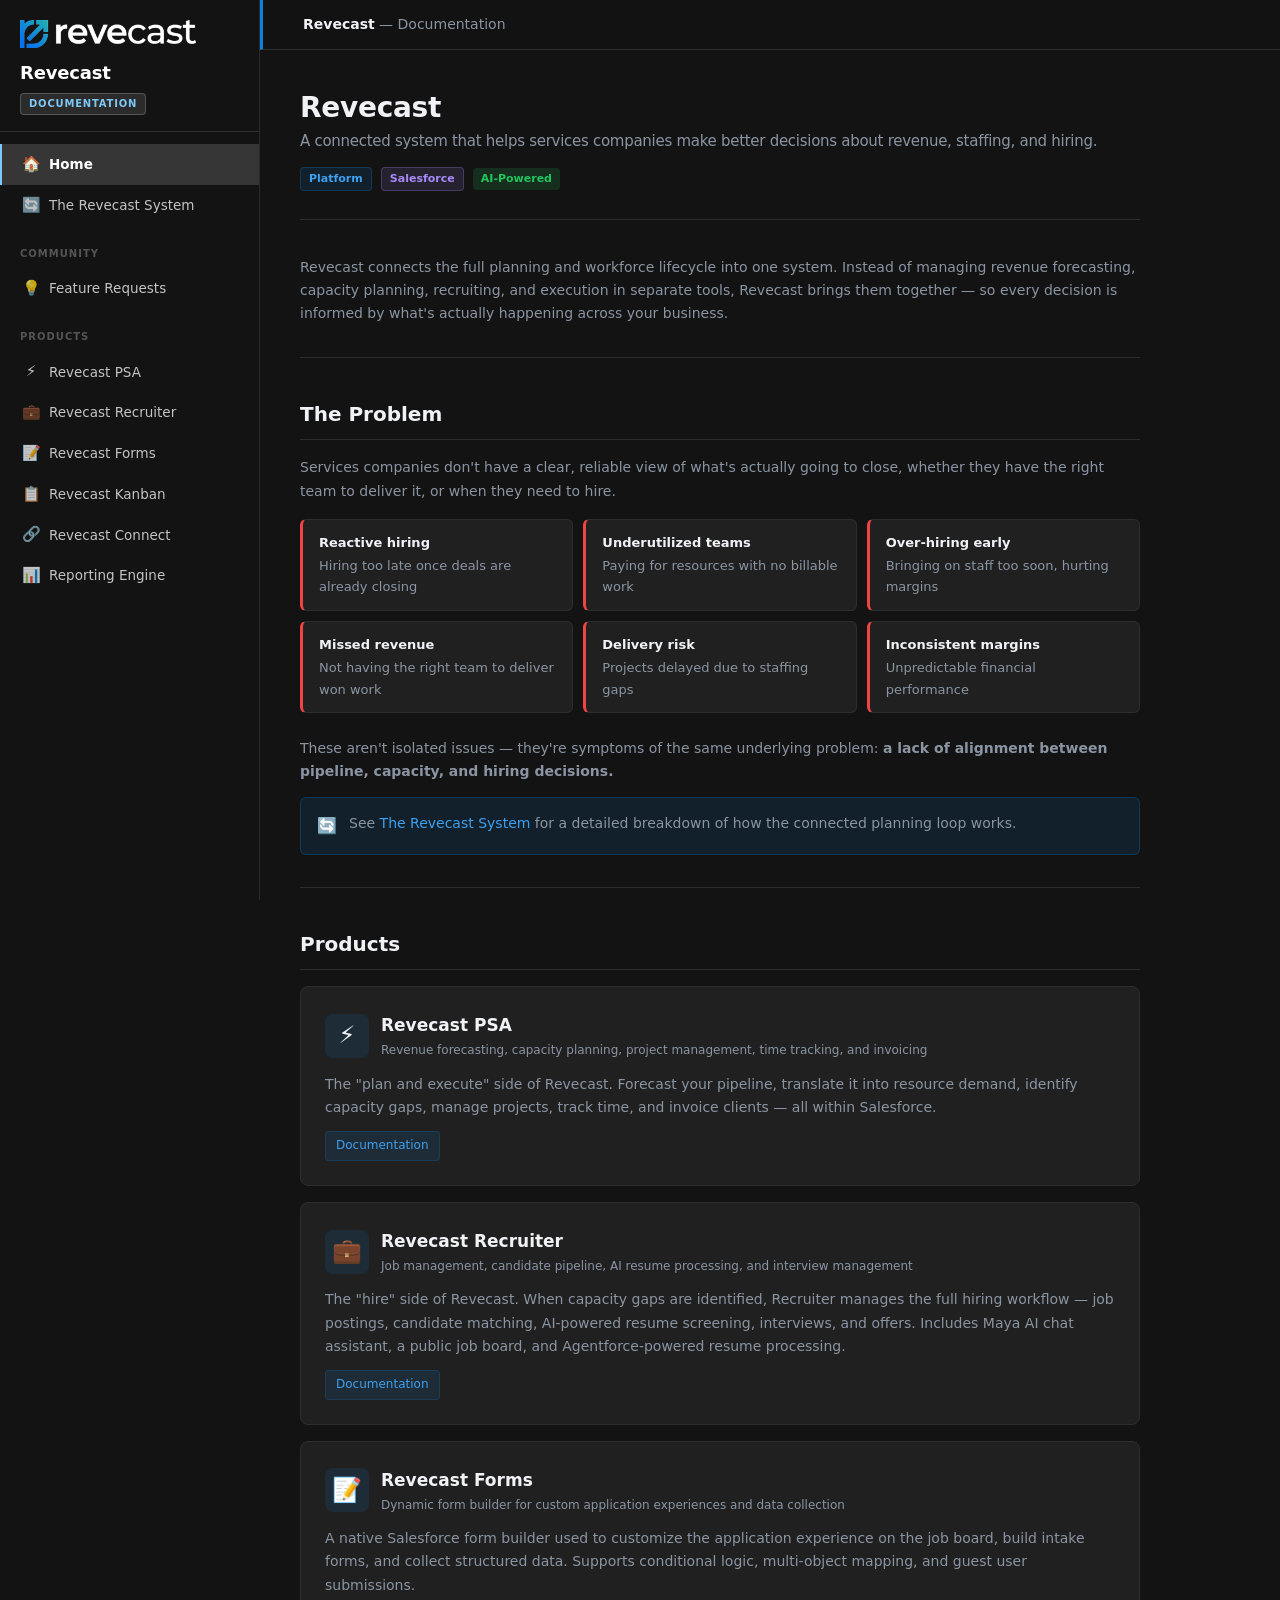
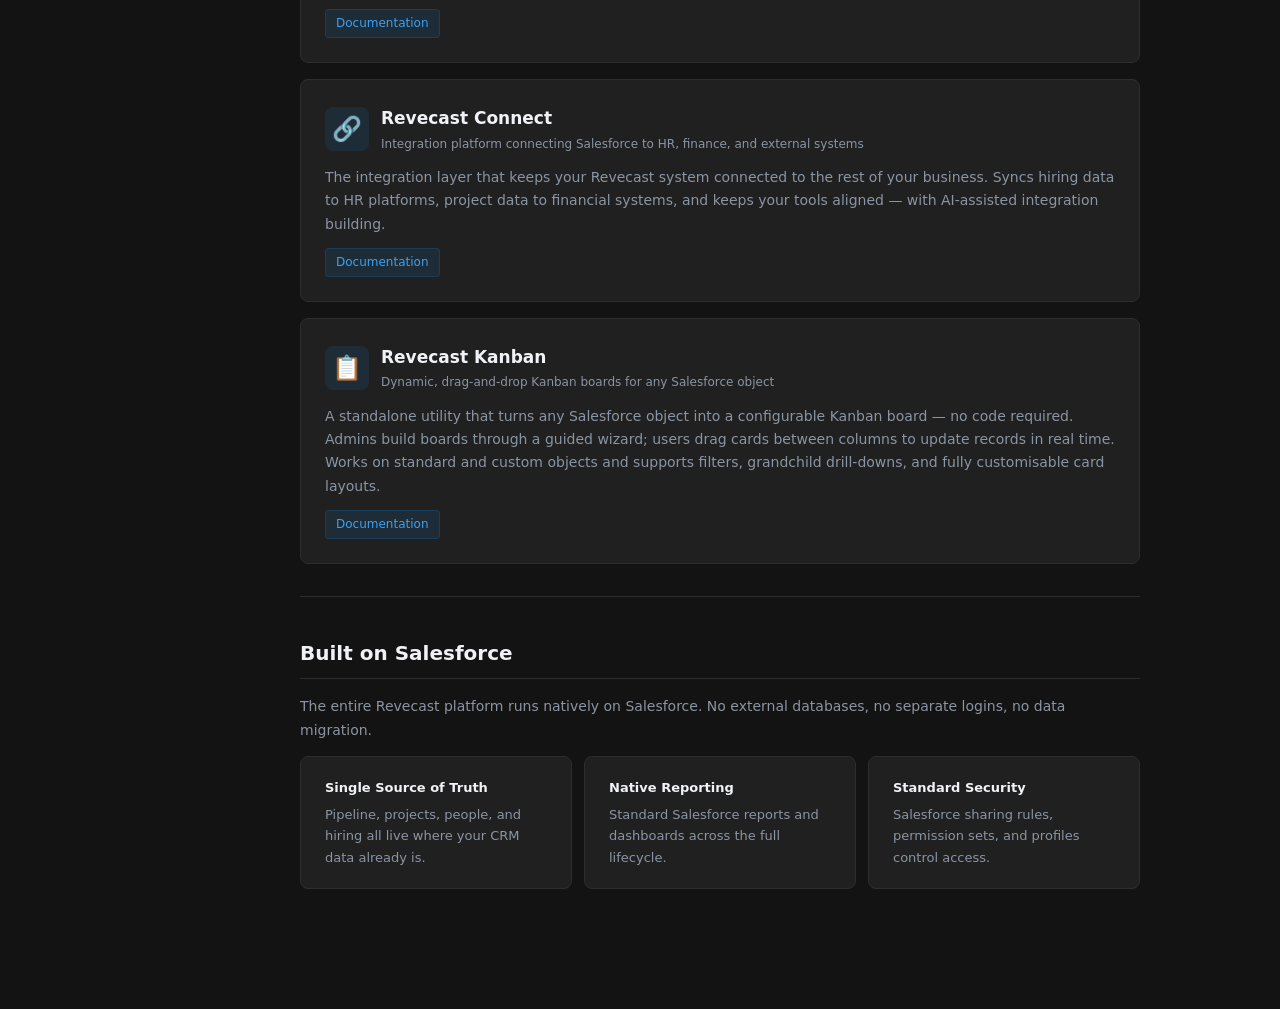
<file: index.html>
<!DOCTYPE html>
<html lang="en">
<head>
  <meta charset="UTF-8">
  <meta name="viewport" content="width=device-width, initial-scale=1.0">
  <title>Revecast Documentation</title>
  <link rel="stylesheet" href="shared/style.css">
  <style>
    .system-loop {
      background: var(--bg-card);
      border: 1px solid var(--border);
      border-radius: 12px;
      padding: 32px;
      margin: 24px 0 32px;
    }
    .loop-step {
      display: flex;
      gap: 16px;
      margin-bottom: 20px;
      align-items: flex-start;
    }
    .loop-step:last-child { margin-bottom: 0; }
    .loop-num {
      flex-shrink: 0;
      width: 32px; height: 32px;
      border-radius: 50%;
      background: var(--rc-blue-soft);
      border: 1px solid var(--rc-blue);
      color: var(--rc-blue-hover);
      font-size: 13px;
      font-weight: 700;
      display: flex;
      align-items: center;
      justify-content: center;
    }
    .loop-body { flex: 1; }
    .loop-body strong { font-size: 14px; color: var(--text); display: block; margin-bottom: 4px; }
    .loop-body p { margin: 0; font-size: 13px; }
    .loop-body .loop-product {
      display: inline-block;
      font-size: 11px;
      font-weight: 600;
      padding: 2px 8px;
      border-radius: 4px;
      margin-top: 6px;
    }
    .loop-product-psa { background: rgba(34,197,94,.12); color: var(--green); }
    .loop-product-recruiter { background: var(--rc-blue-soft); color: var(--rc-blue-hover); border: 1px solid var(--rc-blue-border); }
    .loop-product-connect { background: rgba(167,139,250,.12); color: var(--purple); border: 1px solid rgba(167,139,250,.25); }
    .loop-return {
      text-align: center;
      color: var(--text-dim);
      font-size: 12px;
      margin-top: 16px;
      padding-top: 16px;
      border-top: 1px dashed var(--border);
    }
    .product-card {
      background: var(--bg-card);
      border: 1px solid var(--border);
      border-radius: 8px;
      padding: 24px;
      margin-bottom: 16px;
      display: flex;
      flex-direction: column;
      gap: 12px;
    }
    .product-card-header { display: flex; align-items: center; gap: 12px; }
    .product-icon {
      font-size: 24px;
      width: 44px; height: 44px;
      display: flex; align-items: center; justify-content: center;
      background: var(--accent-soft);
      border-radius: 8px;
      flex-shrink: 0;
    }
    .product-title { font-size: 17px; font-weight: 700; color: var(--text); }
    .product-title span { display: block; font-size: 12px; font-weight: 400; color: var(--text-muted); margin-top: 2px; }
    .product-desc { font-size: 14px; color: var(--text-muted); margin: 0; }
    .product-links { display: flex; flex-wrap: wrap; gap: 8px; }
    .product-links a {
      font-size: 12px;
      color: var(--accent-hover);
      background: var(--accent-soft);
      border: 1px solid rgba(12,131,223,0.2);
      padding: 4px 10px;
      border-radius: 4px;
      text-decoration: none;
    }
    .product-links a:hover { background: rgba(12,131,223,0.2); text-decoration: none; }
    .pain-grid {
      display: grid;
      grid-template-columns: repeat(auto-fill, minmax(240px, 1fr));
      gap: 10px;
      margin: 16px 0 24px;
    }
    .pain-card {
      background: var(--bg-card);
      border: 1px solid var(--border);
      border-left: 3px solid var(--red);
      border-radius: 6px;
      padding: 12px 16px;
      font-size: 13px;
      color: var(--text-muted);
    }
    .pain-card strong { color: var(--text); display: block; margin-bottom: 2px; }
  </style>
</head>
<body>

<nav class="sidebar">
  <div class="sidebar-brand">
    <a href="index.html"><img src="shared/logo.svg" alt="Revecast" class="sidebar-logo"></a>
    <a class="logo" href="index.html">Revecast</a>
    <div class="badge">Documentation</div>
  </div>
  <div class="sidebar-nav">
    <a href="index.html" class="active"><span class="icon">&#127968;</span> Home</a>
    <a href="system.html"><span class="icon">&#128260;</span> The Revecast System</a>

    <div class="nav-section">Community</div>
    <a href="feedback/"><span class="icon">&#128161;</span> Feature Requests</a>

    <div class="nav-section">Products</div>
    <a href="https://revecast.github.io/PSACore/"><span class="icon">&#9889;</span> Revecast PSA</a>
    <a href="https://revecast.github.io/revecast-recruiter/"><span class="icon">&#128188;</span> Revecast Recruiter</a>
    <a href="https://revecast.github.io/revecast-forms/"><span class="icon">&#128221;</span> Revecast Forms</a>
    <a href="https://revecast.github.io/Revecast-Kanban/"><span class="icon">&#128203;</span> Revecast Kanban</a>
    <a href="connect.html"><span class="icon">&#128279;</span> Revecast Connect</a>
    <a href="reporting-engine.html"><span class="icon">&#128202;</span> Reporting Engine</a>
  </div>
</nav>

<div class="main">
  <div class="topbar">
    <button type="button" class="hamburger" aria-label="Menu"><span></span><span></span><span></span></button>
    <div class="topbar-title"><strong>Revecast</strong> &mdash; Documentation</div>
    <div class="topbar-meta"></div>
  </div>

  <div class="content">
    <div class="page-hero">
      <h1>Revecast
        <span class="subtitle">A connected system that helps services companies make better decisions about revenue, staffing, and hiring.</span>
      </h1>
      <div class="tags">
        <span class="tag tag-blue">Platform</span>
        <span class="tag tag-purple">Salesforce</span>
        <span class="tag tag-green">AI-Powered</span>
      </div>
    </div>

    <p>
      Revecast connects the full planning and workforce lifecycle into one system. Instead of managing revenue forecasting, capacity planning, recruiting, and execution in separate tools, Revecast brings them together &mdash; so every decision is informed by what's actually happening across your business.
    </p>

    <hr class="divider">

    <h2>The Problem</h2>

    <p>Services companies don't have a clear, reliable view of what's actually going to close, whether they have the right team to deliver it, or when they need to hire.</p>

    <div class="pain-grid">
      <div class="pain-card"><strong>Reactive hiring</strong>Hiring too late once deals are already closing</div>
      <div class="pain-card"><strong>Underutilized teams</strong>Paying for resources with no billable work</div>
      <div class="pain-card"><strong>Over-hiring early</strong>Bringing on staff too soon, hurting margins</div>
      <div class="pain-card"><strong>Missed revenue</strong>Not having the right team to deliver won work</div>
      <div class="pain-card"><strong>Delivery risk</strong>Projects delayed due to staffing gaps</div>
      <div class="pain-card"><strong>Inconsistent margins</strong>Unpredictable financial performance</div>
    </div>

    <p>These aren't isolated issues &mdash; they're symptoms of the same underlying problem: <strong>a lack of alignment between pipeline, capacity, and hiring decisions.</strong></p>

    <div class="alert alert-info">
      <span class="alert-icon">&#128260;</span>
      <p>See <a href="system.html">The Revecast System</a> for a detailed breakdown of how the connected planning loop works.</p>
    </div>

    <hr class="divider">

    <h2>Products</h2>

    <div class="product-card">
      <div class="product-card-header">
        <div class="product-icon">&#9889;</div>
        <div class="product-title">Revecast PSA
          <span>Revenue forecasting, capacity planning, project management, time tracking, and invoicing</span>
        </div>
      </div>
      <p class="product-desc">The "plan and execute" side of Revecast. Forecast your pipeline, translate it into resource demand, identify capacity gaps, manage projects, track time, and invoice clients &mdash; all within Salesforce.</p>
      <div class="product-links">
        <a href="https://revecast.github.io/PSACore/">Documentation</a>
      </div>
    </div>

    <div class="product-card">
      <div class="product-card-header">
        <div class="product-icon">&#128188;</div>
        <div class="product-title">Revecast Recruiter
          <span>Job management, candidate pipeline, AI resume processing, and interview management</span>
        </div>
      </div>
      <p class="product-desc">The "hire" side of Revecast. When capacity gaps are identified, Recruiter manages the full hiring workflow &mdash; job postings, candidate matching, AI-powered resume screening, interviews, and offers. Includes Maya AI chat assistant, a public job board, and Agentforce-powered resume processing.</p>
      <div class="product-links">
        <a href="https://revecast.github.io/revecast-recruiter/">Documentation</a>
      </div>
    </div>

    <div class="product-card">
      <div class="product-card-header">
        <div class="product-icon">&#128221;</div>
        <div class="product-title">Revecast Forms
          <span>Dynamic form builder for custom application experiences and data collection</span>
        </div>
      </div>
      <p class="product-desc">A native Salesforce form builder used to customize the application experience on the job board, build intake forms, and collect structured data. Supports conditional logic, multi-object mapping, and guest user submissions.</p>
      <div class="product-links">
        <a href="https://revecast.github.io/revecast-forms/">Documentation</a>
      </div>
    </div>

    <div class="product-card">
      <div class="product-card-header">
        <div class="product-icon">&#128279;</div>
        <div class="product-title">Revecast Connect
          <span>Integration platform connecting Salesforce to HR, finance, and external systems</span>
        </div>
      </div>
      <p class="product-desc">The integration layer that keeps your Revecast system connected to the rest of your business. Syncs hiring data to HR platforms, project data to financial systems, and keeps your tools aligned &mdash; with AI-assisted integration building.</p>
      <div class="product-links">
        <a href="connect.html">Documentation</a>
      </div>
    </div>

    <div class="product-card">
      <div class="product-card-header">
        <div class="product-icon">&#128203;</div>
        <div class="product-title">Revecast Kanban
          <span>Dynamic, drag-and-drop Kanban boards for any Salesforce object</span>
        </div>
      </div>
      <p class="product-desc">A standalone utility that turns any Salesforce object into a configurable Kanban board &mdash; no code required. Admins build boards through a guided wizard; users drag cards between columns to update records in real time. Works on standard and custom objects and supports filters, grandchild drill-downs, and fully customisable card layouts.</p>
      <div class="product-links">
        <a href="https://revecast.github.io/Revecast-Kanban/">Documentation</a>
      </div>
    </div>

    <hr class="divider">

    <h2>Built on Salesforce</h2>

    <p>The entire Revecast platform runs natively on Salesforce. No external databases, no separate logins, no data migration.</p>

    <div class="card-grid">
      <div class="card">
        <div class="card-title">Single Source of Truth</div>
        <p>Pipeline, projects, people, and hiring all live where your CRM data already is.</p>
      </div>
      <div class="card">
        <div class="card-title">Native Reporting</div>
        <p>Standard Salesforce reports and dashboards across the full lifecycle.</p>
      </div>
      <div class="card">
        <div class="card-title">Standard Security</div>
        <p>Salesforce sharing rules, permission sets, and profiles control access.</p>
      </div>
    </div>

  </div>
</div>

<script src="shared/nav.js"></script>
</body>
</html>
</file>
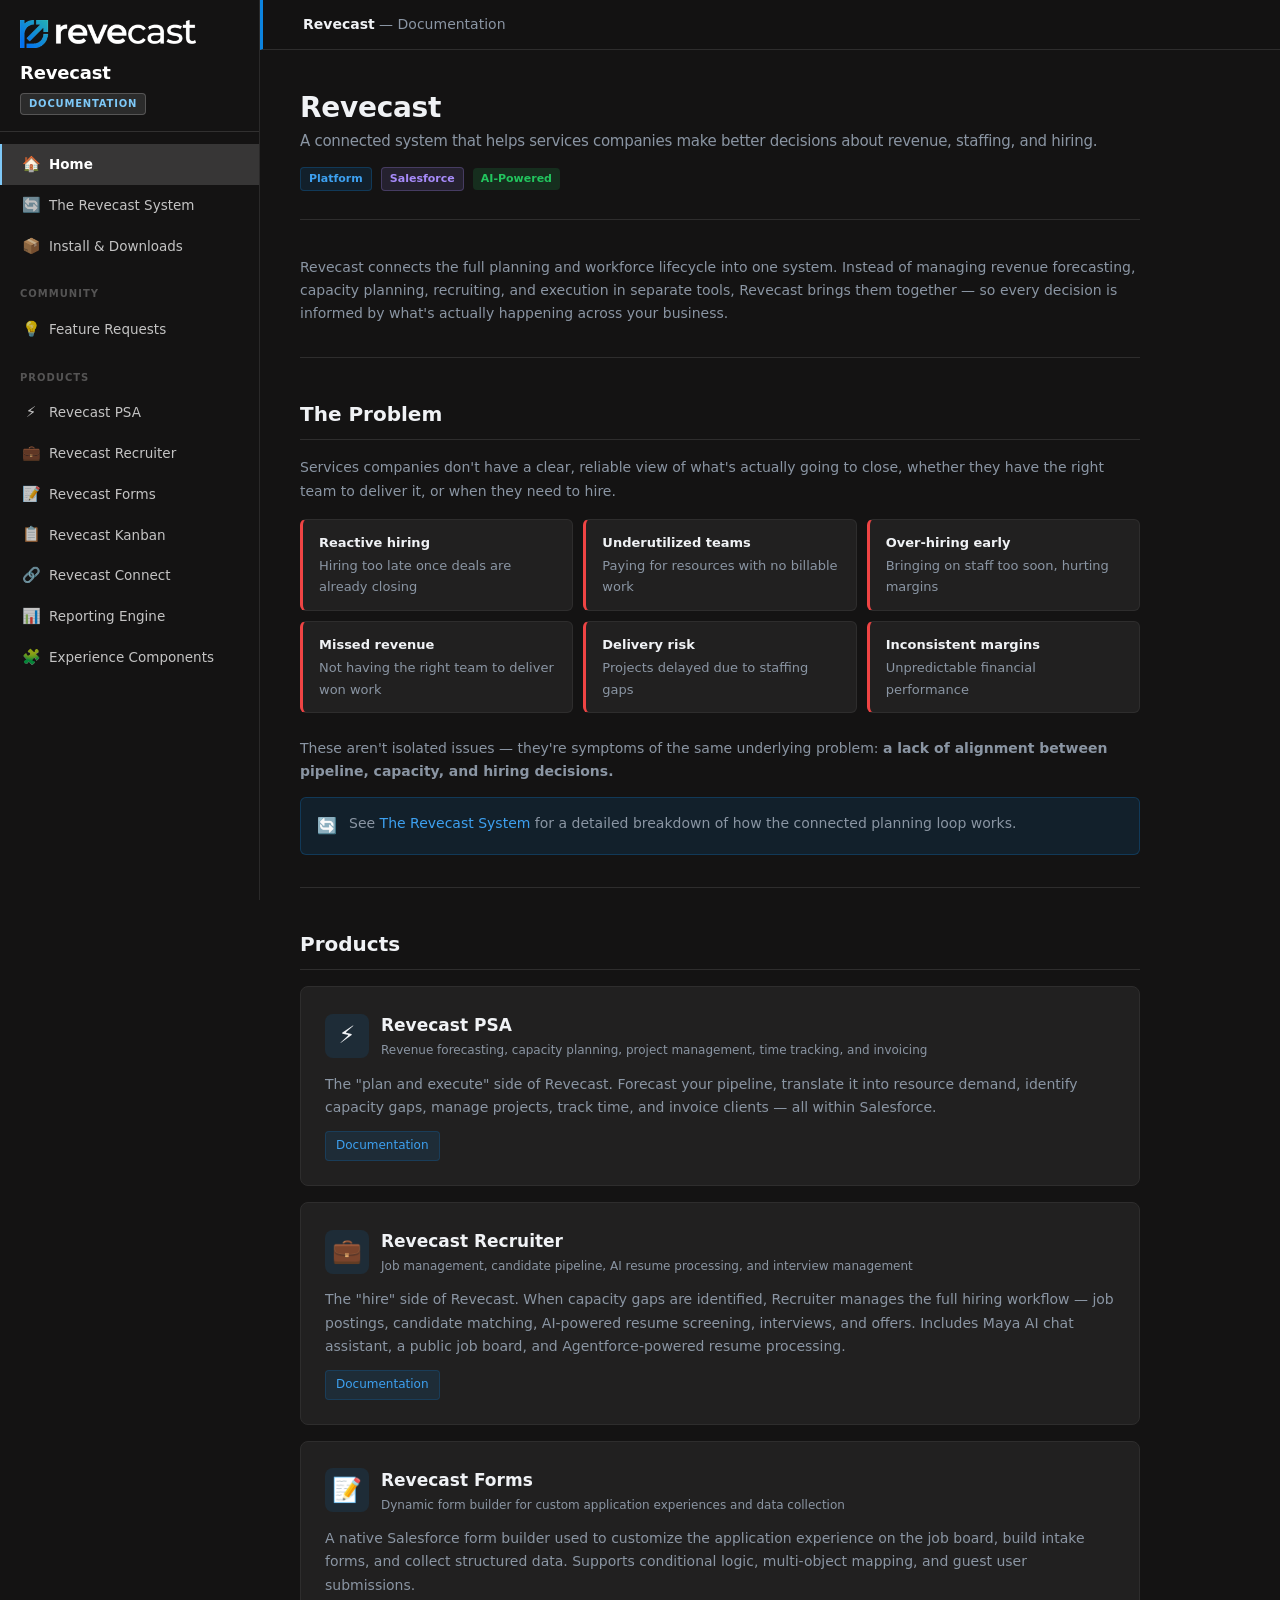
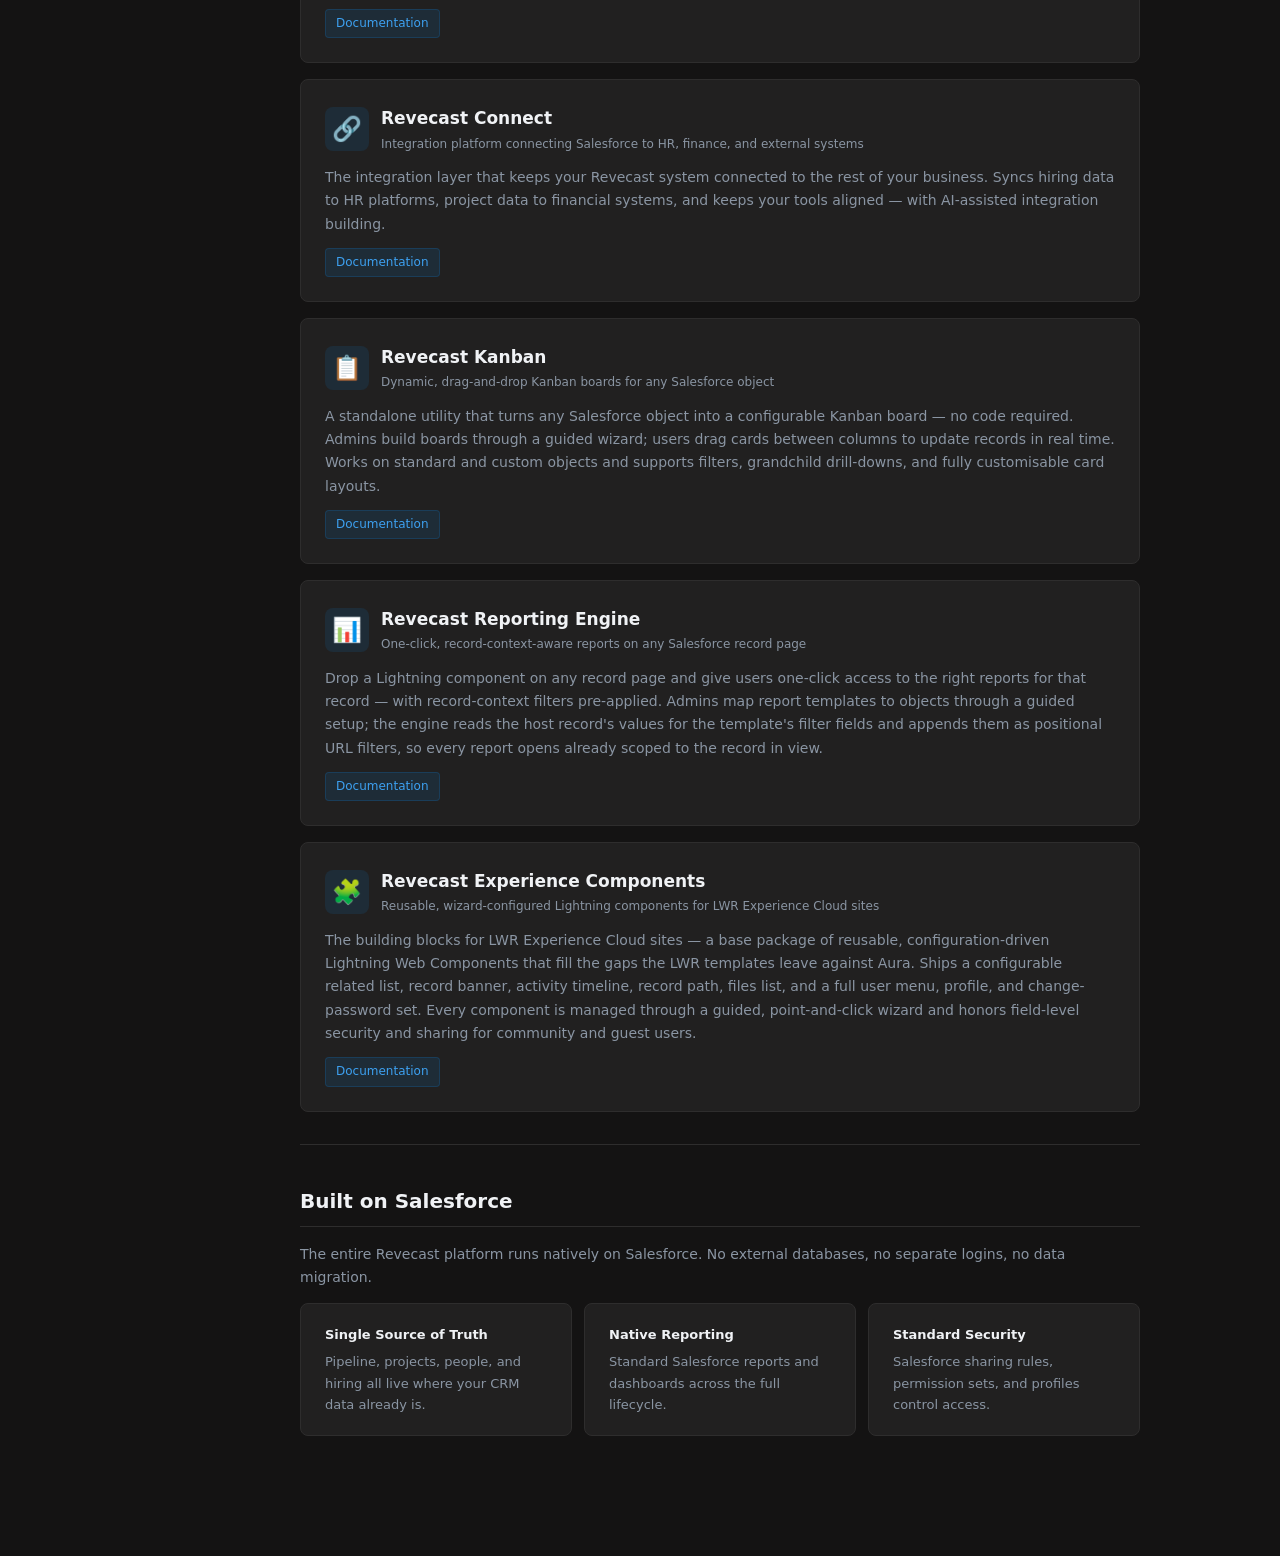
<file: docs/index.html>
<!DOCTYPE html>
<html lang="en">
<head>
  <meta charset="UTF-8">
  <meta name="viewport" content="width=device-width, initial-scale=1.0">
  <title>Revecast Documentation</title>
  <link rel="stylesheet" href="shared/style.css">
  <style>
    .system-loop {
      background: var(--bg-card);
      border: 1px solid var(--border);
      border-radius: 12px;
      padding: 32px;
      margin: 24px 0 32px;
    }
    .loop-step {
      display: flex;
      gap: 16px;
      margin-bottom: 20px;
      align-items: flex-start;
    }
    .loop-step:last-child { margin-bottom: 0; }
    .loop-num {
      flex-shrink: 0;
      width: 32px; height: 32px;
      border-radius: 50%;
      background: var(--rc-blue-soft);
      border: 1px solid var(--rc-blue);
      color: var(--rc-blue-hover);
      font-size: 13px;
      font-weight: 700;
      display: flex;
      align-items: center;
      justify-content: center;
    }
    .loop-body { flex: 1; }
    .loop-body strong { font-size: 14px; color: var(--text); display: block; margin-bottom: 4px; }
    .loop-body p { margin: 0; font-size: 13px; }
    .loop-body .loop-product {
      display: inline-block;
      font-size: 11px;
      font-weight: 600;
      padding: 2px 8px;
      border-radius: 4px;
      margin-top: 6px;
    }
    .loop-product-psa { background: rgba(34,197,94,.12); color: var(--green); }
    .loop-product-recruiter { background: var(--rc-blue-soft); color: var(--rc-blue-hover); border: 1px solid var(--rc-blue-border); }
    .loop-product-connect { background: rgba(167,139,250,.12); color: var(--purple); border: 1px solid rgba(167,139,250,.25); }
    .loop-return {
      text-align: center;
      color: var(--text-dim);
      font-size: 12px;
      margin-top: 16px;
      padding-top: 16px;
      border-top: 1px dashed var(--border);
    }
    .product-card {
      background: var(--bg-card);
      border: 1px solid var(--border);
      border-radius: 8px;
      padding: 24px;
      margin-bottom: 16px;
      display: flex;
      flex-direction: column;
      gap: 12px;
    }
    .product-card-header { display: flex; align-items: center; gap: 12px; }
    .product-icon {
      font-size: 24px;
      width: 44px; height: 44px;
      display: flex; align-items: center; justify-content: center;
      background: var(--accent-soft);
      border-radius: 8px;
      flex-shrink: 0;
    }
    .product-title { font-size: 17px; font-weight: 700; color: var(--text); }
    .product-title span { display: block; font-size: 12px; font-weight: 400; color: var(--text-muted); margin-top: 2px; }
    .product-desc { font-size: 14px; color: var(--text-muted); margin: 0; }
    .product-links { display: flex; flex-wrap: wrap; gap: 8px; }
    .product-links a {
      font-size: 12px;
      color: var(--accent-hover);
      background: var(--accent-soft);
      border: 1px solid rgba(12,131,223,0.2);
      padding: 4px 10px;
      border-radius: 4px;
      text-decoration: none;
    }
    .product-links a:hover { background: rgba(12,131,223,0.2); text-decoration: none; }
    .pain-grid {
      display: grid;
      grid-template-columns: repeat(auto-fill, minmax(240px, 1fr));
      gap: 10px;
      margin: 16px 0 24px;
    }
    .pain-card {
      background: var(--bg-card);
      border: 1px solid var(--border);
      border-left: 3px solid var(--red);
      border-radius: 6px;
      padding: 12px 16px;
      font-size: 13px;
      color: var(--text-muted);
    }
    .pain-card strong { color: var(--text); display: block; margin-bottom: 2px; }
  </style>
</head>
<body>

<nav class="sidebar">
  <div class="sidebar-brand">
    <a href="index.html"><img src="shared/logo.svg" alt="Revecast" class="sidebar-logo"></a>
    <a class="logo" href="index.html">Revecast</a>
    <div class="badge">Documentation</div>
  </div>
  <div class="sidebar-nav">
    <a href="index.html" class="active"><span class="icon">&#127968;</span> Home</a>
    <a href="system.html"><span class="icon">&#128260;</span> The Revecast System</a>
    <a href="install.html"><span class="icon">&#128230;</span> Install &amp; Downloads</a>

    <div class="nav-section">Community</div>
    <a href="feedback/"><span class="icon">&#128161;</span> Feature Requests</a>

    <div class="nav-section">Products</div>
    <a href="https://revecast.github.io/PSACore/"><span class="icon">&#9889;</span> Revecast PSA</a>
    <a href="https://revecast.github.io/revecast-recruiter/"><span class="icon">&#128188;</span> Revecast Recruiter</a>
    <a href="https://revecast.github.io/revecast-forms/"><span class="icon">&#128221;</span> Revecast Forms</a>
    <a href="https://revecast.github.io/Revecast-Kanban/"><span class="icon">&#128203;</span> Revecast Kanban</a>
    <a href="https://revecast.github.io/Revecast-Connect/"><span class="icon">&#128279;</span> Revecast Connect</a>
    <a href="https://revecast.github.io/Revecast-Reporting-Engine/"><span class="icon">&#128202;</span> Reporting Engine</a>
    <a href="https://revecast.github.io/Revecast-Experience-Components/"><span class="icon">&#129513;</span> Experience Components</a>
  </div>
</nav>

<div class="main">
  <div class="topbar">
    <button type="button" class="hamburger" aria-label="Menu"><span></span><span></span><span></span></button>
    <div class="topbar-title"><strong>Revecast</strong> &mdash; Documentation</div>
    <div class="topbar-meta"></div>
  </div>

  <div class="content">
    <div class="page-hero">
      <h1>Revecast
        <span class="subtitle">A connected system that helps services companies make better decisions about revenue, staffing, and hiring.</span>
      </h1>
      <div class="tags">
        <span class="tag tag-blue">Platform</span>
        <span class="tag tag-purple">Salesforce</span>
        <span class="tag tag-green">AI-Powered</span>
      </div>
    </div>

    <p>
      Revecast connects the full planning and workforce lifecycle into one system. Instead of managing revenue forecasting, capacity planning, recruiting, and execution in separate tools, Revecast brings them together &mdash; so every decision is informed by what's actually happening across your business.
    </p>

    <hr class="divider">

    <h2>The Problem</h2>

    <p>Services companies don't have a clear, reliable view of what's actually going to close, whether they have the right team to deliver it, or when they need to hire.</p>

    <div class="pain-grid">
      <div class="pain-card"><strong>Reactive hiring</strong>Hiring too late once deals are already closing</div>
      <div class="pain-card"><strong>Underutilized teams</strong>Paying for resources with no billable work</div>
      <div class="pain-card"><strong>Over-hiring early</strong>Bringing on staff too soon, hurting margins</div>
      <div class="pain-card"><strong>Missed revenue</strong>Not having the right team to deliver won work</div>
      <div class="pain-card"><strong>Delivery risk</strong>Projects delayed due to staffing gaps</div>
      <div class="pain-card"><strong>Inconsistent margins</strong>Unpredictable financial performance</div>
    </div>

    <p>These aren't isolated issues &mdash; they're symptoms of the same underlying problem: <strong>a lack of alignment between pipeline, capacity, and hiring decisions.</strong></p>

    <div class="alert alert-info">
      <span class="alert-icon">&#128260;</span>
      <p>See <a href="system.html">The Revecast System</a> for a detailed breakdown of how the connected planning loop works.</p>
    </div>

    <hr class="divider">

    <h2>Products</h2>

    <div class="product-card">
      <div class="product-card-header">
        <div class="product-icon">&#9889;</div>
        <div class="product-title">Revecast PSA
          <span>Revenue forecasting, capacity planning, project management, time tracking, and invoicing</span>
        </div>
      </div>
      <p class="product-desc">The "plan and execute" side of Revecast. Forecast your pipeline, translate it into resource demand, identify capacity gaps, manage projects, track time, and invoice clients &mdash; all within Salesforce.</p>
      <div class="product-links">
        <a href="https://revecast.github.io/PSACore/">Documentation</a>
      </div>
    </div>

    <div class="product-card">
      <div class="product-card-header">
        <div class="product-icon">&#128188;</div>
        <div class="product-title">Revecast Recruiter
          <span>Job management, candidate pipeline, AI resume processing, and interview management</span>
        </div>
      </div>
      <p class="product-desc">The "hire" side of Revecast. When capacity gaps are identified, Recruiter manages the full hiring workflow &mdash; job postings, candidate matching, AI-powered resume screening, interviews, and offers. Includes Maya AI chat assistant, a public job board, and Agentforce-powered resume processing.</p>
      <div class="product-links">
        <a href="https://revecast.github.io/revecast-recruiter/">Documentation</a>
      </div>
    </div>

    <div class="product-card">
      <div class="product-card-header">
        <div class="product-icon">&#128221;</div>
        <div class="product-title">Revecast Forms
          <span>Dynamic form builder for custom application experiences and data collection</span>
        </div>
      </div>
      <p class="product-desc">A native Salesforce form builder used to customize the application experience on the job board, build intake forms, and collect structured data. Supports conditional logic, multi-object mapping, and guest user submissions.</p>
      <div class="product-links">
        <a href="https://revecast.github.io/revecast-forms/">Documentation</a>
      </div>
    </div>

    <div class="product-card">
      <div class="product-card-header">
        <div class="product-icon">&#128279;</div>
        <div class="product-title">Revecast Connect
          <span>Integration platform connecting Salesforce to HR, finance, and external systems</span>
        </div>
      </div>
      <p class="product-desc">The integration layer that keeps your Revecast system connected to the rest of your business. Syncs hiring data to HR platforms, project data to financial systems, and keeps your tools aligned &mdash; with AI-assisted integration building.</p>
      <div class="product-links">
        <a href="https://revecast.github.io/Revecast-Connect/">Documentation</a>
      </div>
    </div>

    <div class="product-card">
      <div class="product-card-header">
        <div class="product-icon">&#128203;</div>
        <div class="product-title">Revecast Kanban
          <span>Dynamic, drag-and-drop Kanban boards for any Salesforce object</span>
        </div>
      </div>
      <p class="product-desc">A standalone utility that turns any Salesforce object into a configurable Kanban board &mdash; no code required. Admins build boards through a guided wizard; users drag cards between columns to update records in real time. Works on standard and custom objects and supports filters, grandchild drill-downs, and fully customisable card layouts.</p>
      <div class="product-links">
        <a href="https://revecast.github.io/Revecast-Kanban/">Documentation</a>
      </div>
    </div>

    <div class="product-card">
      <div class="product-card-header">
        <div class="product-icon">&#128202;</div>
        <div class="product-title">Revecast Reporting Engine
          <span>One-click, record-context-aware reports on any Salesforce record page</span>
        </div>
      </div>
      <p class="product-desc">Drop a Lightning component on any record page and give users one-click access to the right reports for that record &mdash; with record-context filters pre-applied. Admins map report templates to objects through a guided setup; the engine reads the host record's values for the template's filter fields and appends them as positional URL filters, so every report opens already scoped to the record in view.</p>
      <div class="product-links">
        <a href="https://revecast.github.io/Revecast-Reporting-Engine/">Documentation</a>
      </div>
    </div>

    <div class="product-card">
      <div class="product-card-header">
        <div class="product-icon">&#129513;</div>
        <div class="product-title">Revecast Experience Components
          <span>Reusable, wizard-configured Lightning components for LWR Experience Cloud sites</span>
        </div>
      </div>
      <p class="product-desc">The building blocks for LWR Experience Cloud sites &mdash; a base package of reusable, configuration-driven Lightning Web Components that fill the gaps the LWR templates leave against Aura. Ships a configurable related list, record banner, activity timeline, record path, files list, and a full user menu, profile, and change-password set. Every component is managed through a guided, point-and-click wizard and honors field-level security and sharing for community and guest users.</p>
      <div class="product-links">
        <a href="https://revecast.github.io/Revecast-Experience-Components/">Documentation</a>
      </div>
    </div>

    <hr class="divider">

    <h2>Built on Salesforce</h2>

    <p>The entire Revecast platform runs natively on Salesforce. No external databases, no separate logins, no data migration.</p>

    <div class="card-grid">
      <div class="card">
        <div class="card-title">Single Source of Truth</div>
        <p>Pipeline, projects, people, and hiring all live where your CRM data already is.</p>
      </div>
      <div class="card">
        <div class="card-title">Native Reporting</div>
        <p>Standard Salesforce reports and dashboards across the full lifecycle.</p>
      </div>
      <div class="card">
        <div class="card-title">Standard Security</div>
        <p>Salesforce sharing rules, permission sets, and profiles control access.</p>
      </div>
    </div>

  </div>
</div>

<script src="shared/nav.js"></script>
</body>
</html>
</file>
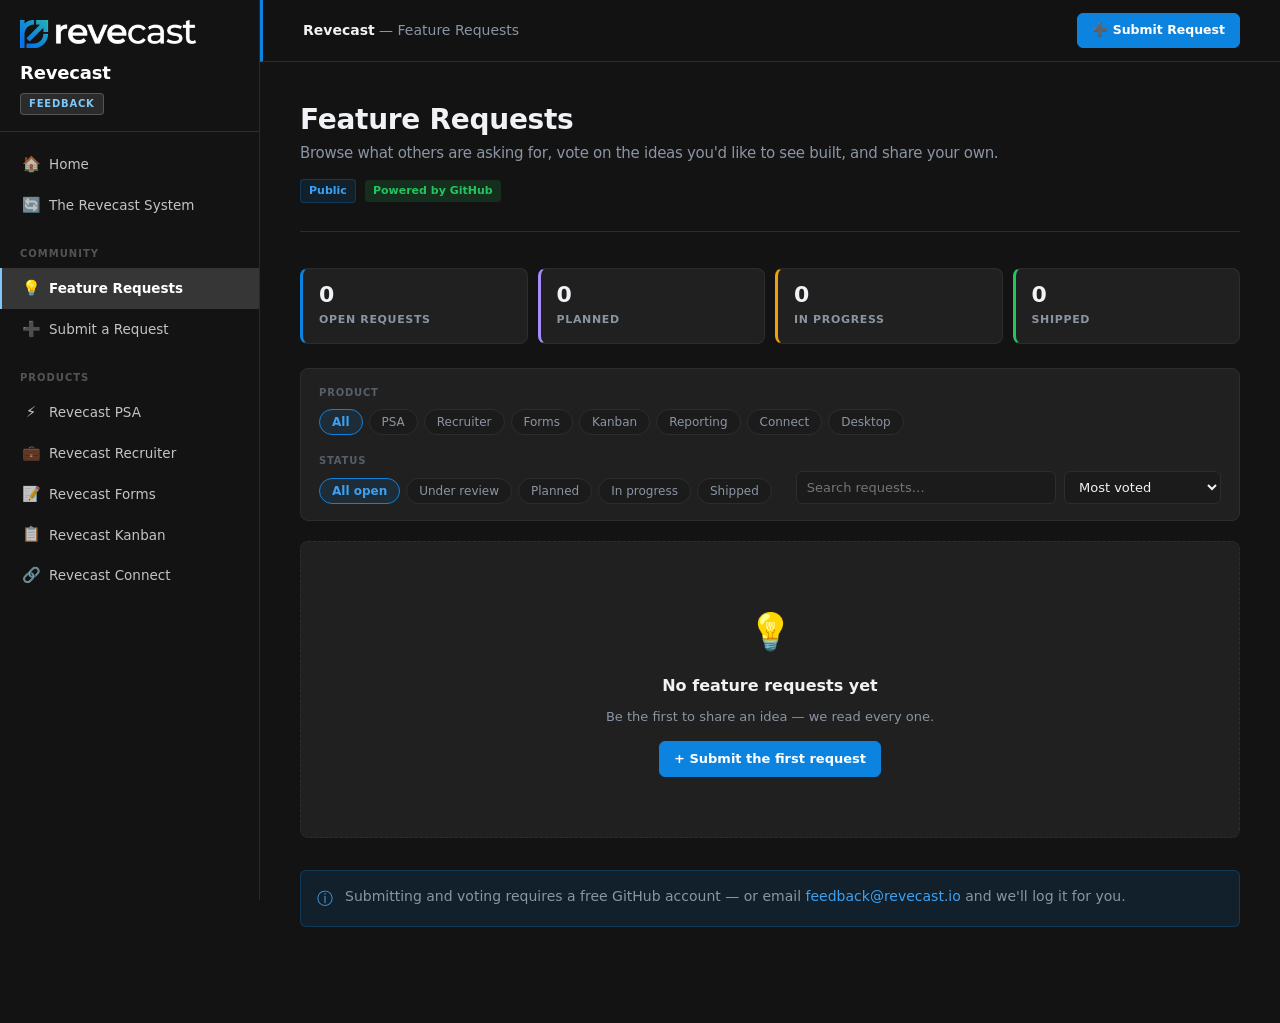
<file: feedback/index.html>
<!DOCTYPE html>
<html lang="en">
<head>
  <meta charset="UTF-8">
  <meta name="viewport" content="width=device-width, initial-scale=1.0">
  <title>Feature Requests &mdash; Revecast</title>
  <meta name="description" content="Browse, vote on, and submit feature requests for the Revecast platform.">
  <link rel="stylesheet" href="../shared/style.css">
  <link rel="stylesheet" href="feedback.css">
</head>
<body>

<nav class="sidebar">
  <div class="sidebar-brand">
    <a href="../index.html"><img src="../shared/logo.svg" alt="Revecast" class="sidebar-logo"></a>
    <a class="logo" href="../index.html">Revecast</a>
    <div class="badge">Feedback</div>
  </div>
  <div class="sidebar-nav">
    <a href="../index.html"><span class="icon">&#127968;</span> Home</a>
    <a href="../system.html"><span class="icon">&#128260;</span> The Revecast System</a>

    <div class="nav-section">Community</div>
    <a href="./" class="active"><span class="icon">&#128161;</span> Feature Requests</a>
    <a href="submit.html"><span class="icon">&#10133;</span> Submit a Request</a>

    <div class="nav-section">Products</div>
    <a href="https://revecast.github.io/PSACore/"><span class="icon">&#9889;</span> Revecast PSA</a>
    <a href="https://revecast.github.io/revecast-recruiter/"><span class="icon">&#128188;</span> Revecast Recruiter</a>
    <a href="https://revecast.github.io/revecast-forms/"><span class="icon">&#128221;</span> Revecast Forms</a>
    <a href="https://revecast.github.io/Revecast-Kanban/"><span class="icon">&#128203;</span> Revecast Kanban</a>
    <a href="../connect.html"><span class="icon">&#128279;</span> Revecast Connect</a>
  </div>
</nav>

<div class="main">
  <div class="topbar">
    <button type="button" class="hamburger" aria-label="Menu"><span></span><span></span><span></span></button>
    <div class="topbar-title"><strong>Revecast</strong> &mdash; Feature Requests</div>
    <div class="topbar-meta">
      <a href="submit.html" class="btn-submit">&#10133; Submit Request</a>
    </div>
  </div>

  <div class="content content-wide">
    <div class="page-hero">
      <h1>Feature Requests
        <span class="subtitle">Browse what others are asking for, vote on the ideas you'd like to see built, and share your own.</span>
      </h1>
      <div class="tags">
        <span class="tag tag-blue">Public</span>
        <span class="tag tag-green">Powered by GitHub</span>
      </div>
    </div>

    <div class="stats-strip" id="stats"></div>

    <div class="filter-bar">
      <div class="filter-group">
        <label class="filter-label">Product</label>
        <div class="chip-row" id="product-chips">
          <button class="chip active" data-product="">All</button>
          <button class="chip" data-product="psacore">PSA</button>
          <button class="chip" data-product="recruiter">Recruiter</button>
          <button class="chip" data-product="forms">Forms</button>
          <button class="chip" data-product="kanban">Kanban</button>
          <button class="chip" data-product="reporting">Reporting</button>
          <button class="chip" data-product="connect">Connect</button>
          <button class="chip" data-product="desktop">Desktop</button>
        </div>
      </div>
      <div class="filter-group">
        <label class="filter-label">Status</label>
        <div class="chip-row" id="status-chips">
          <button class="chip active" data-status="">All open</button>
          <button class="chip" data-status="under-review">Under review</button>
          <button class="chip" data-status="planned">Planned</button>
          <button class="chip" data-status="in-progress">In progress</button>
          <button class="chip" data-status="shipped">Shipped</button>
        </div>
      </div>
      <div class="filter-group filter-search">
        <input type="search" id="search" placeholder="Search requests…" autocomplete="off" />
        <select id="sort" aria-label="Sort">
          <option value="votes">Most voted</option>
          <option value="newest">Newest</option>
          <option value="updated">Recently updated</option>
        </select>
      </div>
    </div>

    <div id="request-list" class="request-list">
      <div class="loading">Loading…</div>
    </div>

    <div class="alert alert-info" style="margin-top:32px;">
      <span class="alert-icon">&#9432;</span>
      <p>Submitting and voting requires a free GitHub account &mdash; or email <a href="mailto:feedback@revecast.io">feedback@revecast.io</a> and we'll log it for you.</p>
    </div>
  </div>
</div>

<script src="../shared/nav.js"></script>
<script src="feedback.js"></script>
</body>
</html>
</file>
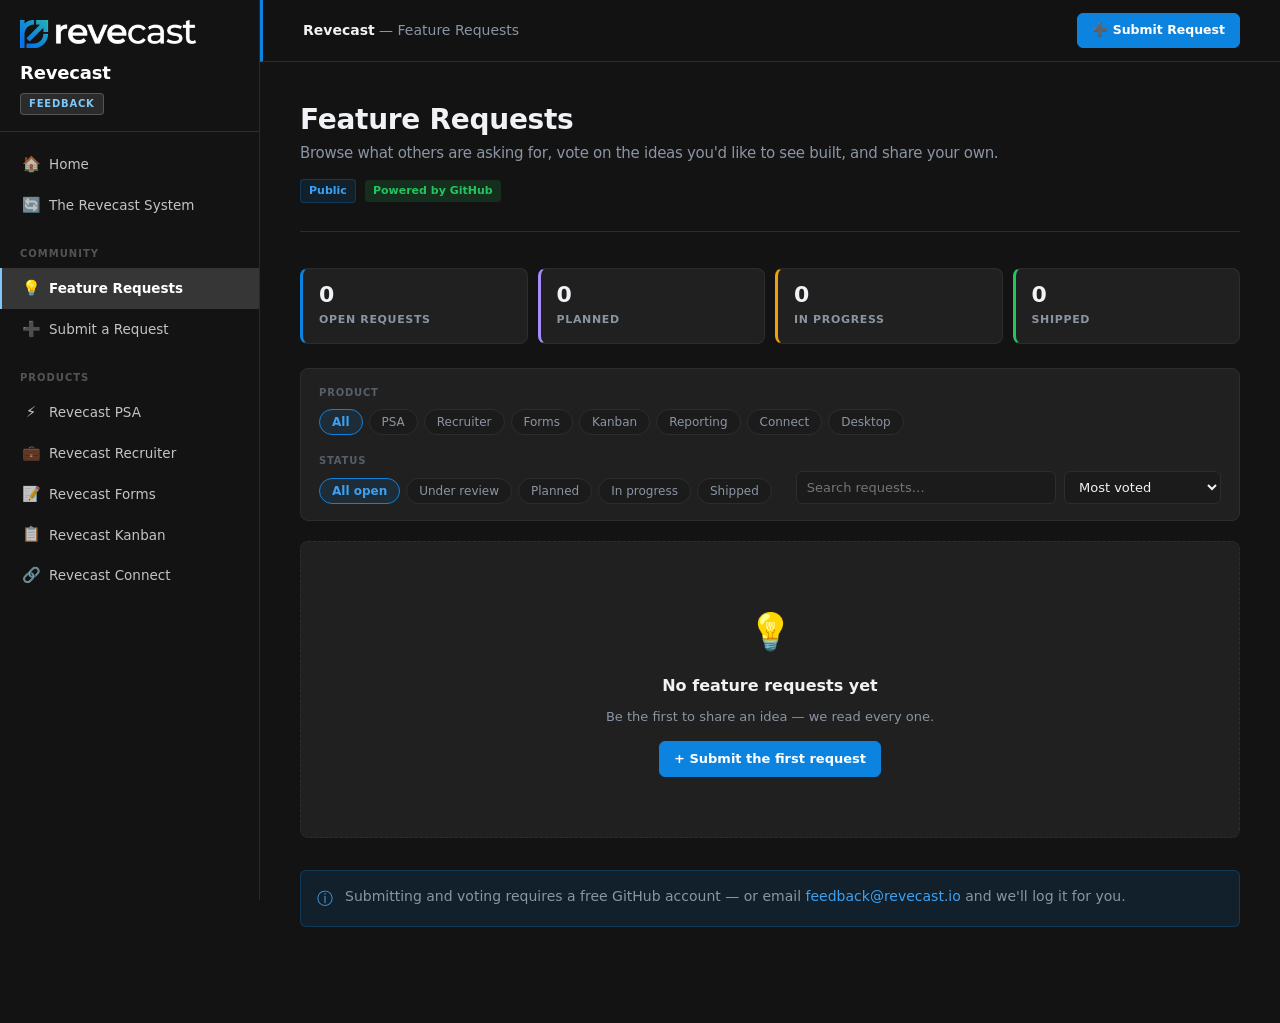
<file: docs/feedback/index.html>
<!DOCTYPE html>
<html lang="en">
<head>
  <meta charset="UTF-8">
  <meta name="viewport" content="width=device-width, initial-scale=1.0">
  <title>Feature Requests &mdash; Revecast</title>
  <meta name="description" content="Browse, vote on, and submit feature requests for the Revecast platform.">
  <link rel="stylesheet" href="../shared/style.css">
  <link rel="stylesheet" href="feedback.css">
</head>
<body>

<nav class="sidebar">
  <div class="sidebar-brand">
    <a href="../index.html"><img src="../shared/logo.svg" alt="Revecast" class="sidebar-logo"></a>
    <a class="logo" href="../index.html">Revecast</a>
    <div class="badge">Feedback</div>
  </div>
  <div class="sidebar-nav">
    <a href="../index.html"><span class="icon">&#127968;</span> Home</a>
    <a href="../system.html"><span class="icon">&#128260;</span> The Revecast System</a>

    <div class="nav-section">Community</div>
    <a href="./" class="active"><span class="icon">&#128161;</span> Feature Requests</a>
    <a href="submit.html"><span class="icon">&#10133;</span> Submit a Request</a>

    <div class="nav-section">Products</div>
    <a href="https://revecast.github.io/PSACore/"><span class="icon">&#9889;</span> Revecast PSA</a>
    <a href="https://revecast.github.io/revecast-recruiter/"><span class="icon">&#128188;</span> Revecast Recruiter</a>
    <a href="https://revecast.github.io/revecast-forms/"><span class="icon">&#128221;</span> Revecast Forms</a>
    <a href="https://revecast.github.io/Revecast-Kanban/"><span class="icon">&#128203;</span> Revecast Kanban</a>
    <a href="https://revecast.github.io/Revecast-Connect/"><span class="icon">&#128279;</span> Revecast Connect</a>
  </div>
</nav>

<div class="main">
  <div class="topbar">
    <button type="button" class="hamburger" aria-label="Menu"><span></span><span></span><span></span></button>
    <div class="topbar-title"><strong>Revecast</strong> &mdash; Feature Requests</div>
    <div class="topbar-meta">
      <a href="submit.html" class="btn-submit">&#10133; Submit Request</a>
    </div>
  </div>

  <div class="content content-wide">
    <div class="page-hero">
      <h1>Feature Requests
        <span class="subtitle">Browse what others are asking for, vote on the ideas you'd like to see built, and share your own.</span>
      </h1>
      <div class="tags">
        <span class="tag tag-blue">Public</span>
        <span class="tag tag-green">Powered by GitHub</span>
      </div>
    </div>

    <div class="stats-strip" id="stats"></div>

    <div class="filter-bar">
      <div class="filter-group">
        <label class="filter-label">Product</label>
        <div class="chip-row" id="product-chips">
          <button class="chip active" data-product="">All</button>
          <button class="chip" data-product="psacore">PSA</button>
          <button class="chip" data-product="recruiter">Recruiter</button>
          <button class="chip" data-product="forms">Forms</button>
          <button class="chip" data-product="kanban">Kanban</button>
          <button class="chip" data-product="reporting">Reporting</button>
          <button class="chip" data-product="connect">Connect</button>
          <button class="chip" data-product="desktop">Desktop</button>
        </div>
      </div>
      <div class="filter-group">
        <label class="filter-label">Status</label>
        <div class="chip-row" id="status-chips">
          <button class="chip active" data-status="">All open</button>
          <button class="chip" data-status="under-review">Under review</button>
          <button class="chip" data-status="planned">Planned</button>
          <button class="chip" data-status="in-progress">In progress</button>
          <button class="chip" data-status="shipped">Shipped</button>
        </div>
      </div>
      <div class="filter-group filter-search">
        <input type="search" id="search" placeholder="Search requests…" autocomplete="off" />
        <select id="sort" aria-label="Sort">
          <option value="votes">Most voted</option>
          <option value="newest">Newest</option>
          <option value="updated">Recently updated</option>
        </select>
      </div>
    </div>

    <div id="request-list" class="request-list">
      <div class="loading">Loading…</div>
    </div>

    <div class="alert alert-info" style="margin-top:32px;">
      <span class="alert-icon">&#9432;</span>
      <p>Submitting and voting requires a free GitHub account &mdash; or email <a href="mailto:feedback@revecast.io">feedback@revecast.io</a> and we'll log it for you.</p>
    </div>
  </div>
</div>

<script src="../shared/nav.js"></script>
<script src="feedback.js"></script>
</body>
</html>
</file>
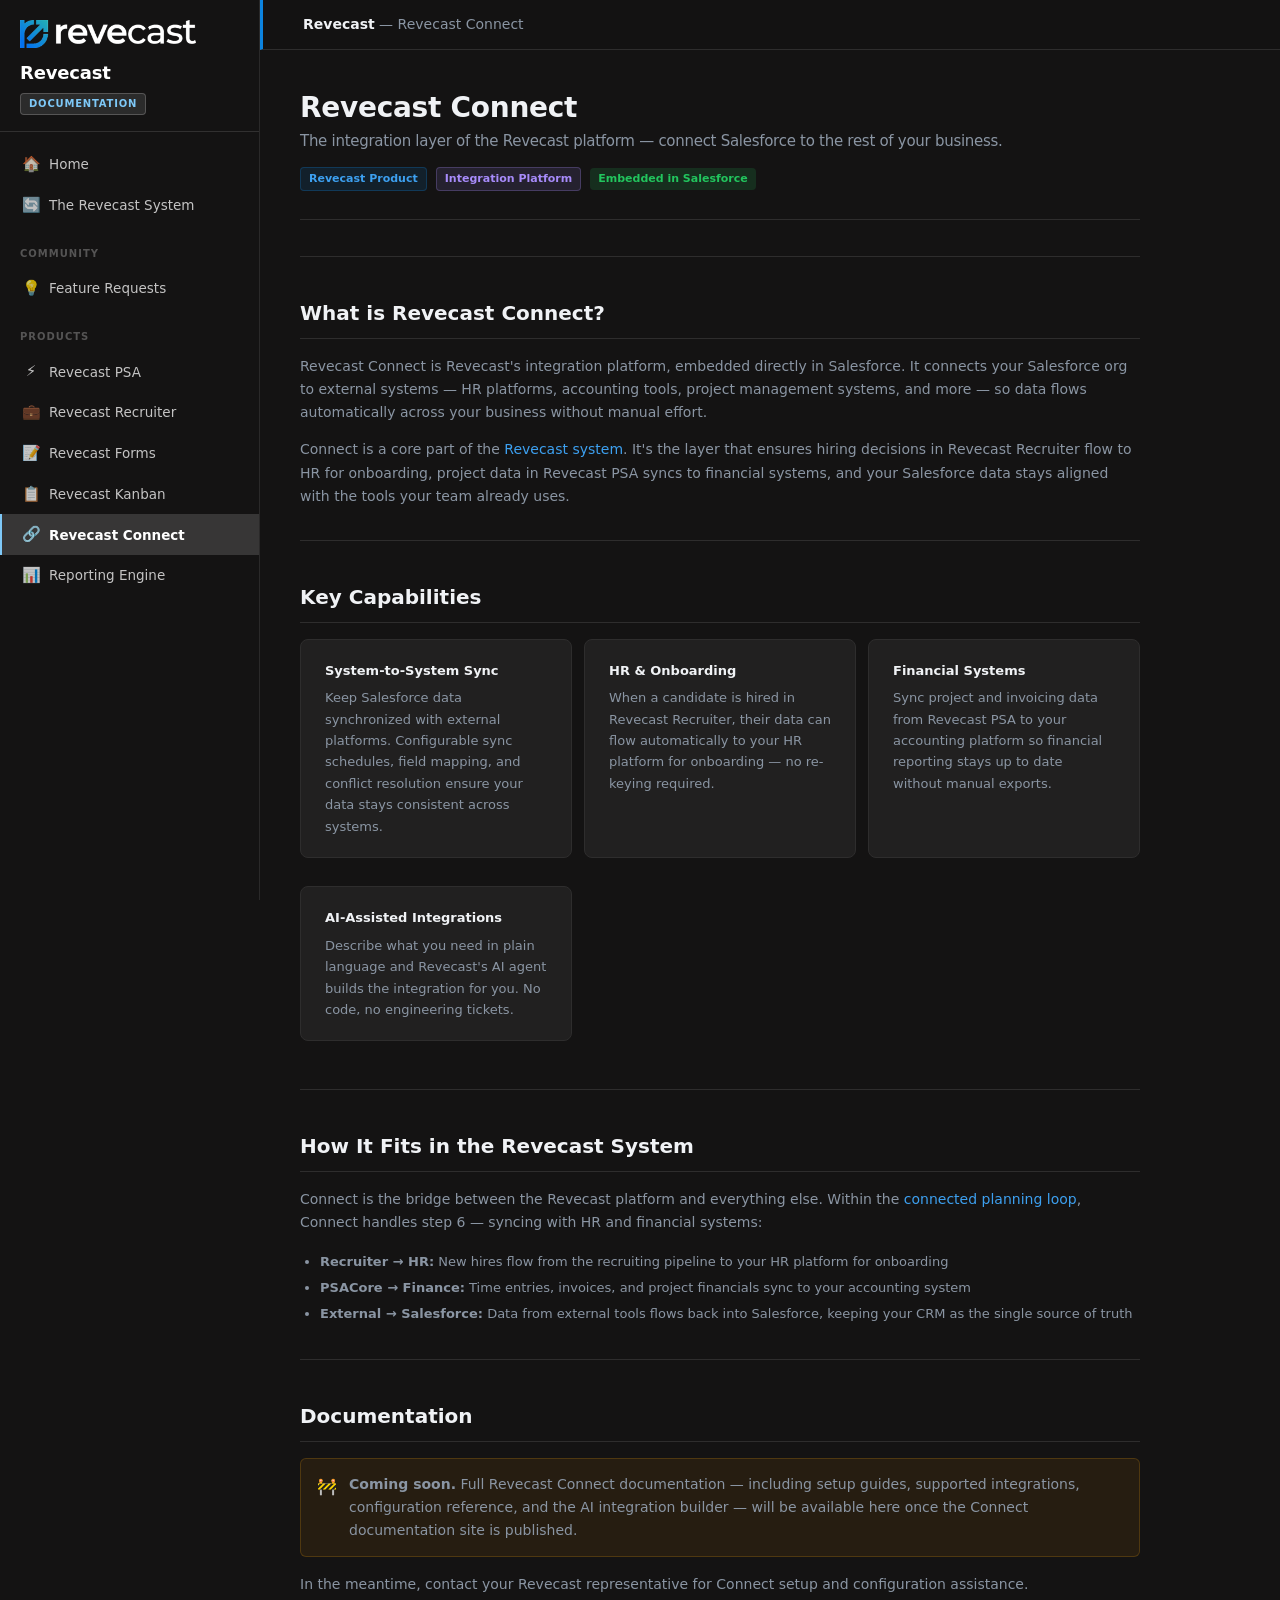
<file: connect.html>
<!DOCTYPE html>
<html lang="en">
<head>
  <meta charset="UTF-8">
  <meta name="viewport" content="width=device-width, initial-scale=1.0">
  <title>Revecast Connect | Revecast</title>
  <link rel="stylesheet" href="shared/style.css">
</head>
<body>

<nav class="sidebar">
  <div class="sidebar-brand">
    <a href="index.html"><img src="shared/logo.svg" alt="Revecast" class="sidebar-logo"></a>
    <a class="logo" href="index.html">Revecast</a>
    <div class="badge">Documentation</div>
  </div>
  <div class="sidebar-nav">
    <a href="index.html"><span class="icon">&#127968;</span> Home</a>
    <a href="system.html"><span class="icon">&#128260;</span> The Revecast System</a>

    <div class="nav-section">Community</div>
    <a href="feedback/"><span class="icon">&#128161;</span> Feature Requests</a>

    <div class="nav-section">Products</div>
    <a href="https://revecast.github.io/PSACore/"><span class="icon">&#9889;</span> Revecast PSA</a>
    <a href="https://revecast.github.io/revecast-recruiter/"><span class="icon">&#128188;</span> Revecast Recruiter</a>
    <a href="https://revecast.github.io/revecast-forms/"><span class="icon">&#128221;</span> Revecast Forms</a>
    <a href="https://revecast.github.io/Revecast-Kanban/"><span class="icon">&#128203;</span> Revecast Kanban</a>
    <a href="connect.html" class="active"><span class="icon">&#128279;</span> Revecast Connect</a>
    <a href="reporting-engine.html"><span class="icon">&#128202;</span> Reporting Engine</a>
  </div>
</nav>

<div class="main">
  <div class="topbar">
    <button type="button" class="hamburger" aria-label="Menu"><span></span><span></span><span></span></button>
    <div class="topbar-title"><strong>Revecast</strong> &mdash; Revecast Connect</div>
    <div class="topbar-meta"></div>
  </div>

  <div class="content">
    <div class="page-hero">
      <h1>Revecast Connect
        <span class="subtitle">The integration layer of the Revecast platform &mdash; connect Salesforce to the rest of your business.</span>
      </h1>
      <div class="tags">
        <span class="tag tag-blue">Revecast Product</span>
        <span class="tag tag-purple">Integration Platform</span>
        <span class="tag tag-green">Embedded in Salesforce</span>
      </div>
    </div>

    <hr class="divider">

    <h2>What is Revecast Connect?</h2>

    <p>
      Revecast Connect is Revecast's integration platform, embedded directly in Salesforce. It connects your Salesforce org to external systems &mdash; HR platforms, accounting tools, project management systems, and more &mdash; so data flows automatically across your business without manual effort.
    </p>

    <p>
      Connect is a core part of the <a href="system.html">Revecast system</a>. It's the layer that ensures hiring decisions in Revecast Recruiter flow to HR for onboarding, project data in Revecast PSA syncs to financial systems, and your Salesforce data stays aligned with the tools your team already uses.
    </p>

    <hr class="divider">

    <h2>Key Capabilities</h2>

    <div class="card-grid">
      <div class="card">
        <div class="card-title">System-to-System Sync</div>
        <p>Keep Salesforce data synchronized with external platforms. Configurable sync schedules, field mapping, and conflict resolution ensure your data stays consistent across systems.</p>
      </div>
      <div class="card">
        <div class="card-title">HR &amp; Onboarding</div>
        <p>When a candidate is hired in Revecast Recruiter, their data can flow automatically to your HR platform for onboarding &mdash; no re-keying required.</p>
      </div>
      <div class="card">
        <div class="card-title">Financial Systems</div>
        <p>Sync project and invoicing data from Revecast PSA to your accounting platform so financial reporting stays up to date without manual exports.</p>
      </div>
      <div class="card">
        <div class="card-title">AI-Assisted Integrations</div>
        <p>Describe what you need in plain language and Revecast's AI agent builds the integration for you. No code, no engineering tickets.</p>
      </div>
    </div>

    <hr class="divider">

    <h2>How It Fits in the Revecast System</h2>

    <p>
      Connect is the bridge between the Revecast platform and everything else. Within the <a href="system.html">connected planning loop</a>, Connect handles step 6 &mdash; syncing with HR and financial systems:
    </p>

    <ul class="prose-list">
      <li><strong>Recruiter &rarr; HR:</strong> New hires flow from the recruiting pipeline to your HR platform for onboarding</li>
      <li><strong>PSACore &rarr; Finance:</strong> Time entries, invoices, and project financials sync to your accounting system</li>
      <li><strong>External &rarr; Salesforce:</strong> Data from external tools flows back into Salesforce, keeping your CRM as the single source of truth</li>
    </ul>

    <hr class="divider">

    <h2>Documentation</h2>

    <div class="alert alert-warning">
      <span class="alert-icon">&#128679;</span>
      <p><strong>Coming soon.</strong> Full Revecast Connect documentation &mdash; including setup guides, supported integrations, configuration reference, and the AI integration builder &mdash; will be available here once the Connect documentation site is published.</p>
    </div>

    <p>In the meantime, contact your Revecast representative for Connect setup and configuration assistance.</p>

  </div>
</div>

<script src="shared/nav.js"></script>
</body>
</html>
</file>
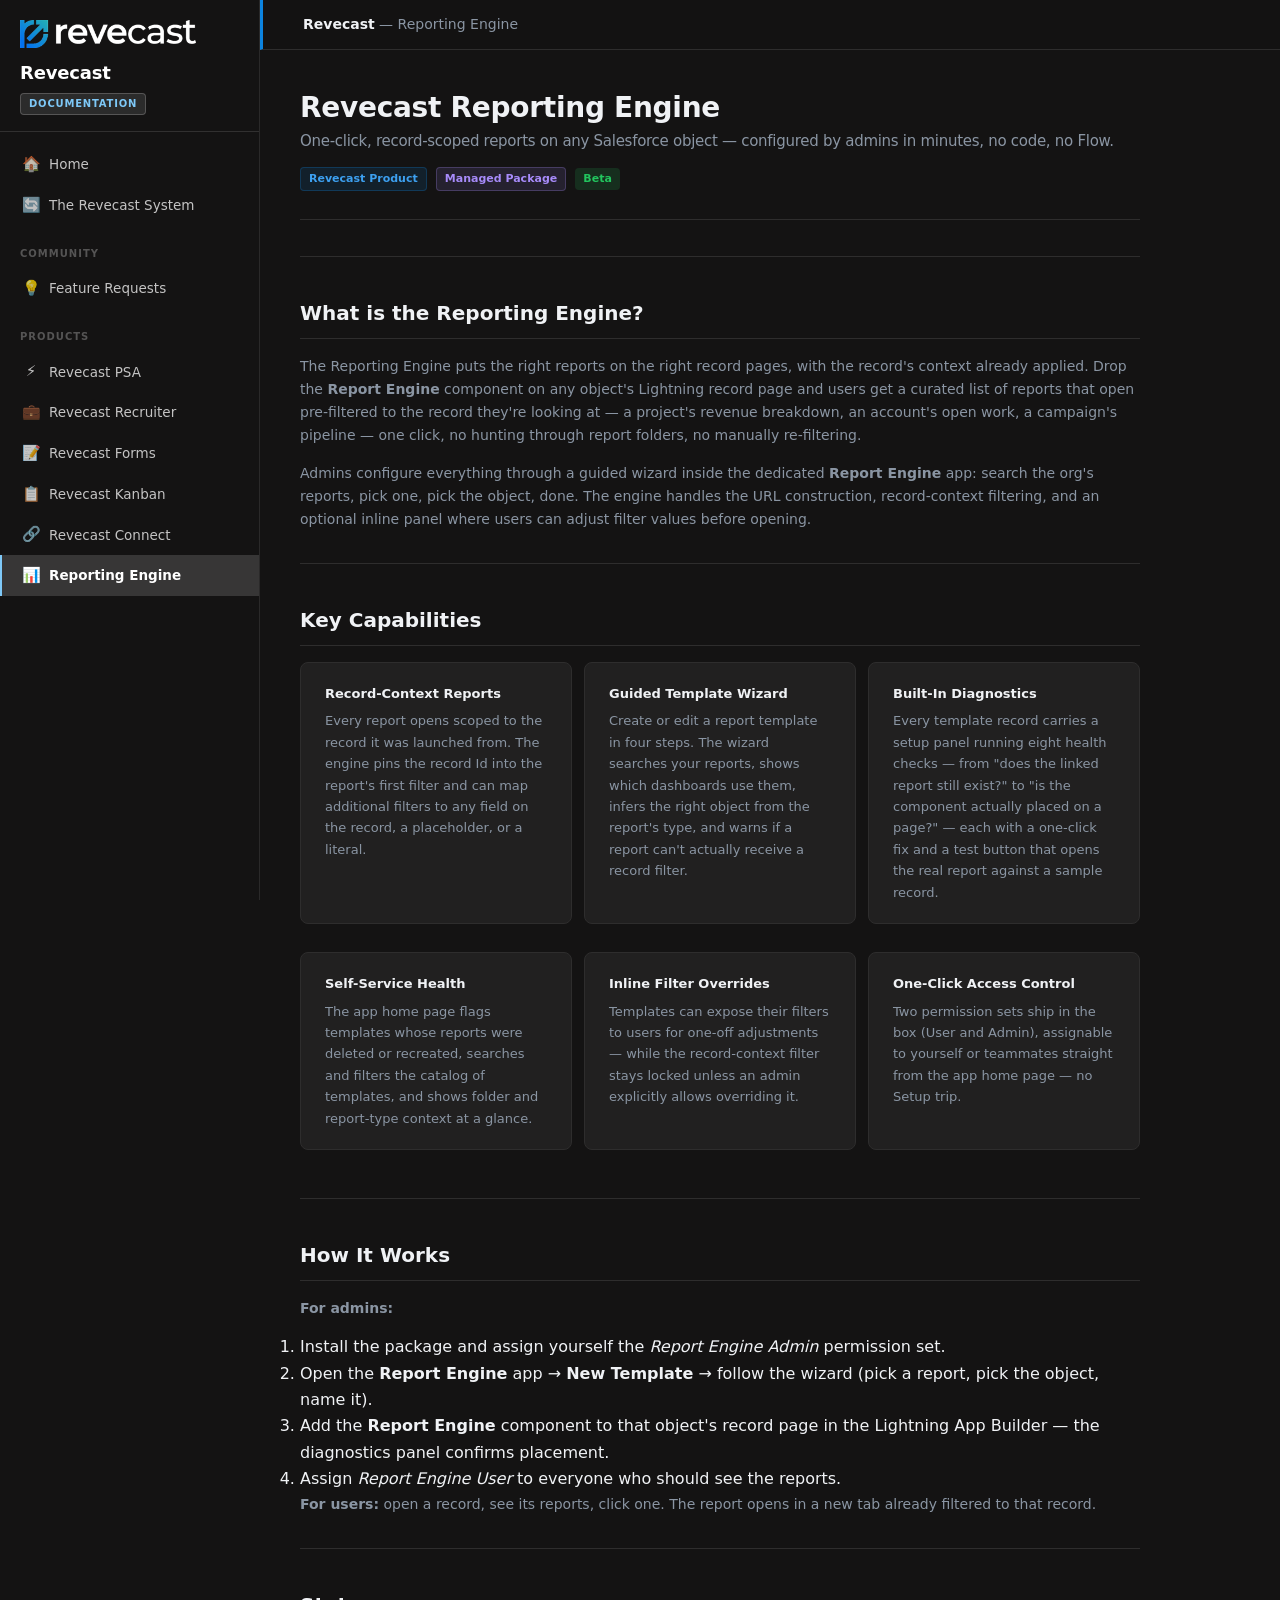
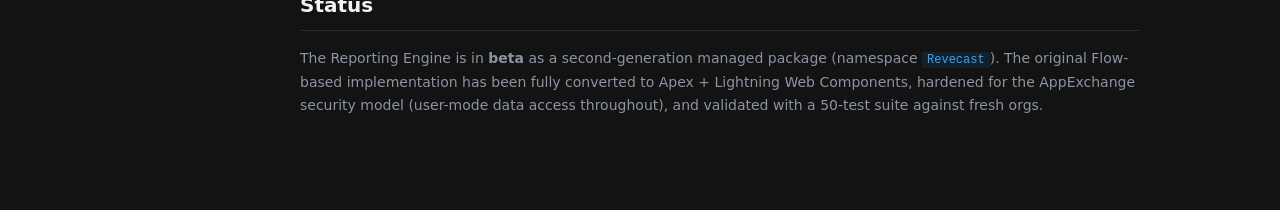
<file: reporting-engine.html>
<!DOCTYPE html>
<html lang="en">
<head>
  <meta charset="UTF-8">
  <meta name="viewport" content="width=device-width, initial-scale=1.0">
  <title>Revecast Reporting Engine | Revecast</title>
  <link rel="stylesheet" href="shared/style.css">
</head>
<body>

<nav class="sidebar">
  <div class="sidebar-brand">
    <a href="index.html"><img src="shared/logo.svg" alt="Revecast" class="sidebar-logo"></a>
    <a class="logo" href="index.html">Revecast</a>
    <div class="badge">Documentation</div>
  </div>
  <div class="sidebar-nav">
    <a href="index.html"><span class="icon">&#127968;</span> Home</a>
    <a href="system.html"><span class="icon">&#128260;</span> The Revecast System</a>

    <div class="nav-section">Community</div>
    <a href="feedback/"><span class="icon">&#128161;</span> Feature Requests</a>

    <div class="nav-section">Products</div>
    <a href="https://revecast.github.io/PSACore/"><span class="icon">&#9889;</span> Revecast PSA</a>
    <a href="https://revecast.github.io/revecast-recruiter/"><span class="icon">&#128188;</span> Revecast Recruiter</a>
    <a href="https://revecast.github.io/revecast-forms/"><span class="icon">&#128221;</span> Revecast Forms</a>
    <a href="https://revecast.github.io/Revecast-Kanban/"><span class="icon">&#128203;</span> Revecast Kanban</a>
    <a href="connect.html"><span class="icon">&#128279;</span> Revecast Connect</a>
    <a href="reporting-engine.html" class="active"><span class="icon">&#128202;</span> Reporting Engine</a>
  </div>
</nav>

<div class="main">
  <div class="topbar">
    <button type="button" class="hamburger" aria-label="Menu"><span></span><span></span><span></span></button>
    <div class="topbar-title"><strong>Revecast</strong> &mdash; Reporting Engine</div>
    <div class="topbar-meta"></div>
  </div>

  <div class="content">
    <div class="page-hero">
      <h1>Revecast Reporting Engine
        <span class="subtitle">One-click, record-scoped reports on any Salesforce object &mdash; configured by admins in minutes, no code, no Flow.</span>
      </h1>
      <div class="tags">
        <span class="tag tag-blue">Revecast Product</span>
        <span class="tag tag-purple">Managed Package</span>
        <span class="tag tag-green">Beta</span>
      </div>
    </div>

    <hr class="divider">

    <h2>What is the Reporting Engine?</h2>

    <p>
      The Reporting Engine puts the right reports on the right record pages, with the
      record's context already applied. Drop the <strong>Report Engine</strong> component
      on any object's Lightning record page and users get a curated list of reports that
      open pre-filtered to the record they're looking at &mdash; a project's revenue
      breakdown, an account's open work, a campaign's pipeline &mdash; one click, no
      hunting through report folders, no manually re-filtering.
    </p>

    <p>
      Admins configure everything through a guided wizard inside the dedicated
      <strong>Report Engine</strong> app: search the org's reports, pick one, pick the
      object, done. The engine handles the URL construction, record-context filtering,
      and an optional inline panel where users can adjust filter values before opening.
    </p>

    <hr class="divider">

    <h2>Key Capabilities</h2>

    <div class="card-grid">
      <div class="card">
        <div class="card-title">Record-Context Reports</div>
        <p>Every report opens scoped to the record it was launched from. The engine pins the record Id into the report's first filter and can map additional filters to any field on the record, a placeholder, or a literal.</p>
      </div>
      <div class="card">
        <div class="card-title">Guided Template Wizard</div>
        <p>Create or edit a report template in four steps. The wizard searches your reports, shows which dashboards use them, infers the right object from the report's type, and warns if a report can't actually receive a record filter.</p>
      </div>
      <div class="card">
        <div class="card-title">Built-In Diagnostics</div>
        <p>Every template record carries a setup panel running eight health checks &mdash; from "does the linked report still exist?" to "is the component actually placed on a page?" &mdash; each with a one-click fix and a test button that opens the real report against a sample record.</p>
      </div>
      <div class="card">
        <div class="card-title">Self-Service Health</div>
        <p>The app home page flags templates whose reports were deleted or recreated, searches and filters the catalog of templates, and shows folder and report-type context at a glance.</p>
      </div>
      <div class="card">
        <div class="card-title">Inline Filter Overrides</div>
        <p>Templates can expose their filters to users for one-off adjustments &mdash; while the record-context filter stays locked unless an admin explicitly allows overriding it.</p>
      </div>
      <div class="card">
        <div class="card-title">One-Click Access Control</div>
        <p>Two permission sets ship in the box (User and Admin), assignable to yourself or teammates straight from the app home page &mdash; no Setup trip.</p>
      </div>
    </div>

    <hr class="divider">

    <h2>How It Works</h2>

    <p><strong>For admins:</strong></p>
    <ol>
      <li>Install the package and assign yourself the <em>Report Engine Admin</em> permission set.</li>
      <li>Open the <strong>Report Engine</strong> app &rarr; <strong>New Template</strong> &rarr; follow the wizard (pick a report, pick the object, name it).</li>
      <li>Add the <strong>Report Engine</strong> component to that object's record page in the Lightning App Builder &mdash; the diagnostics panel confirms placement.</li>
      <li>Assign <em>Report Engine User</em> to everyone who should see the reports.</li>
    </ol>

    <p><strong>For users:</strong> open a record, see its reports, click one. The report
      opens in a new tab already filtered to that record.</p>

    <hr class="divider">

    <h2>Status</h2>

    <p>
      The Reporting Engine is in <strong>beta</strong> as a second-generation managed
      package (namespace <code>Revecast</code>). The original Flow-based implementation
      has been fully converted to Apex + Lightning Web Components, hardened for the
      AppExchange security model (user-mode data access throughout), and validated with a
      50-test suite against fresh orgs.
    </p>

  </div>
</div>

<script src="shared/nav.js"></script>
</body>
</html>
</file>
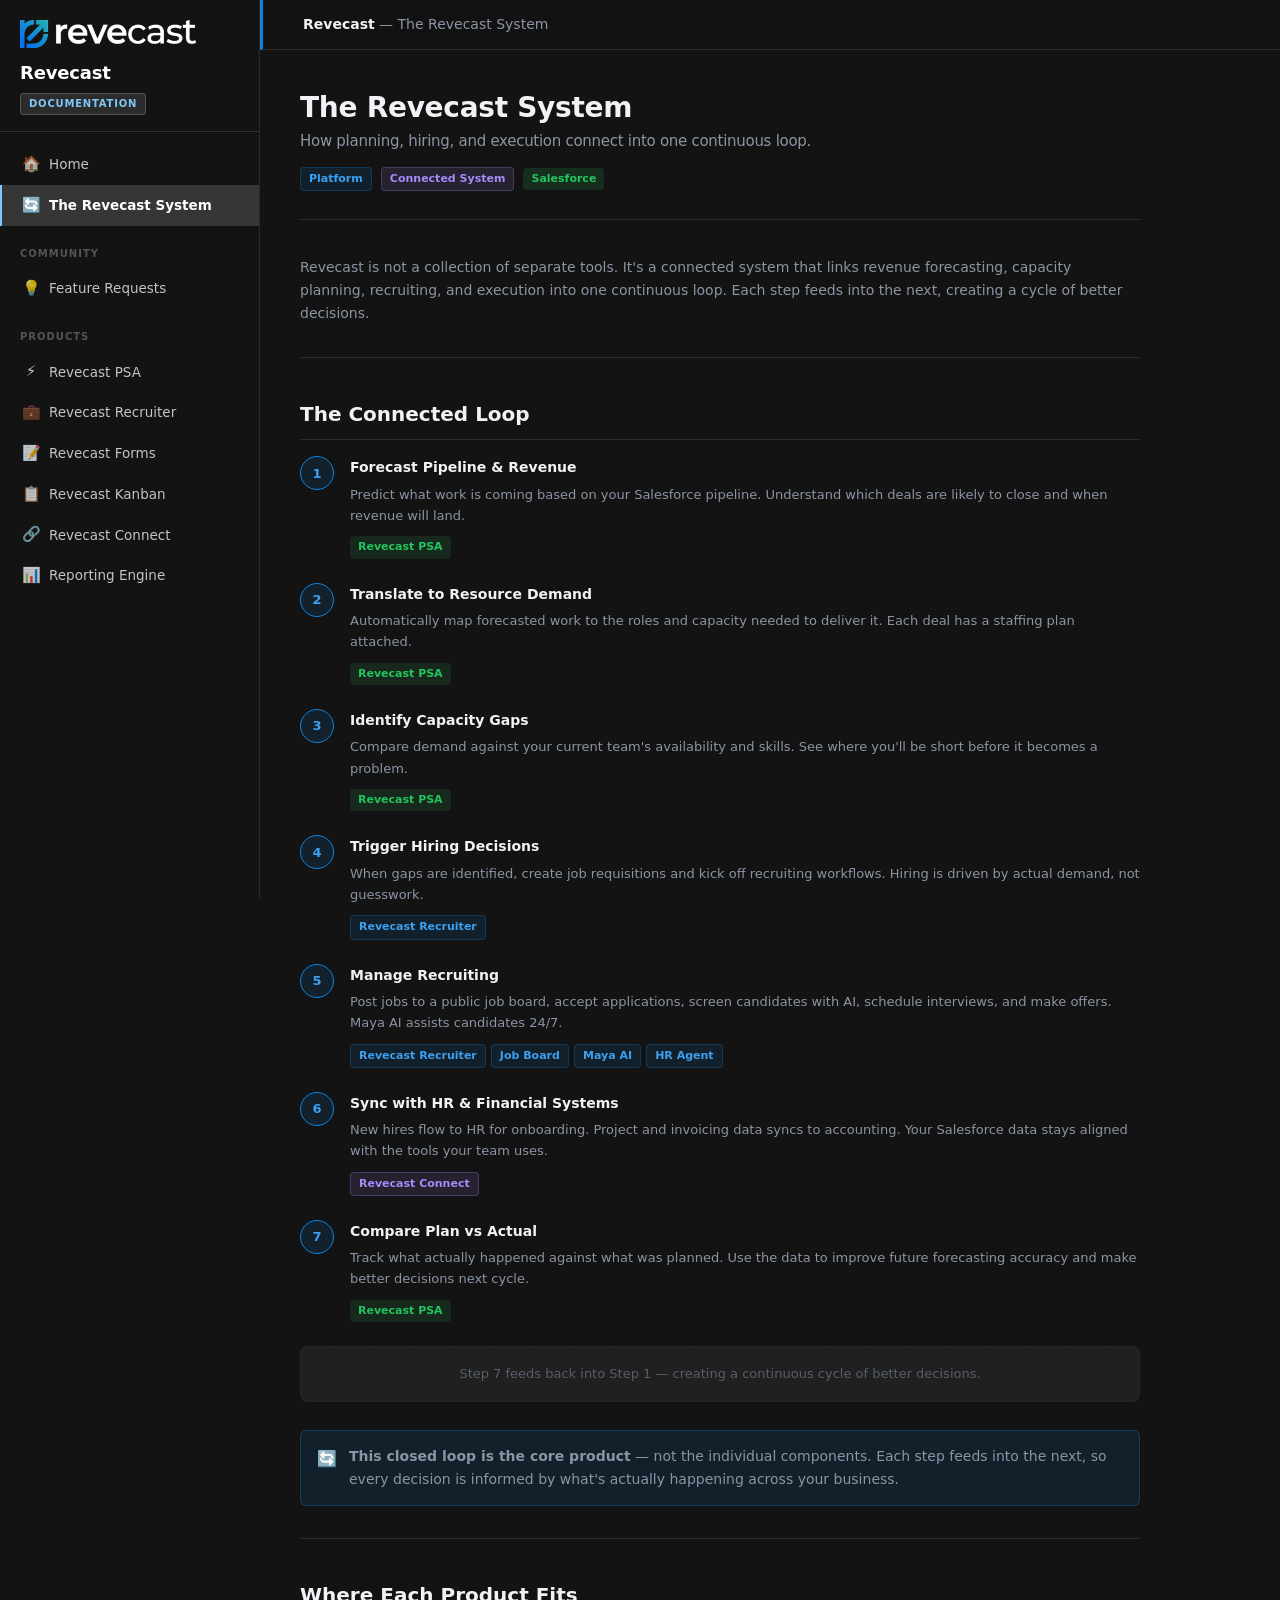
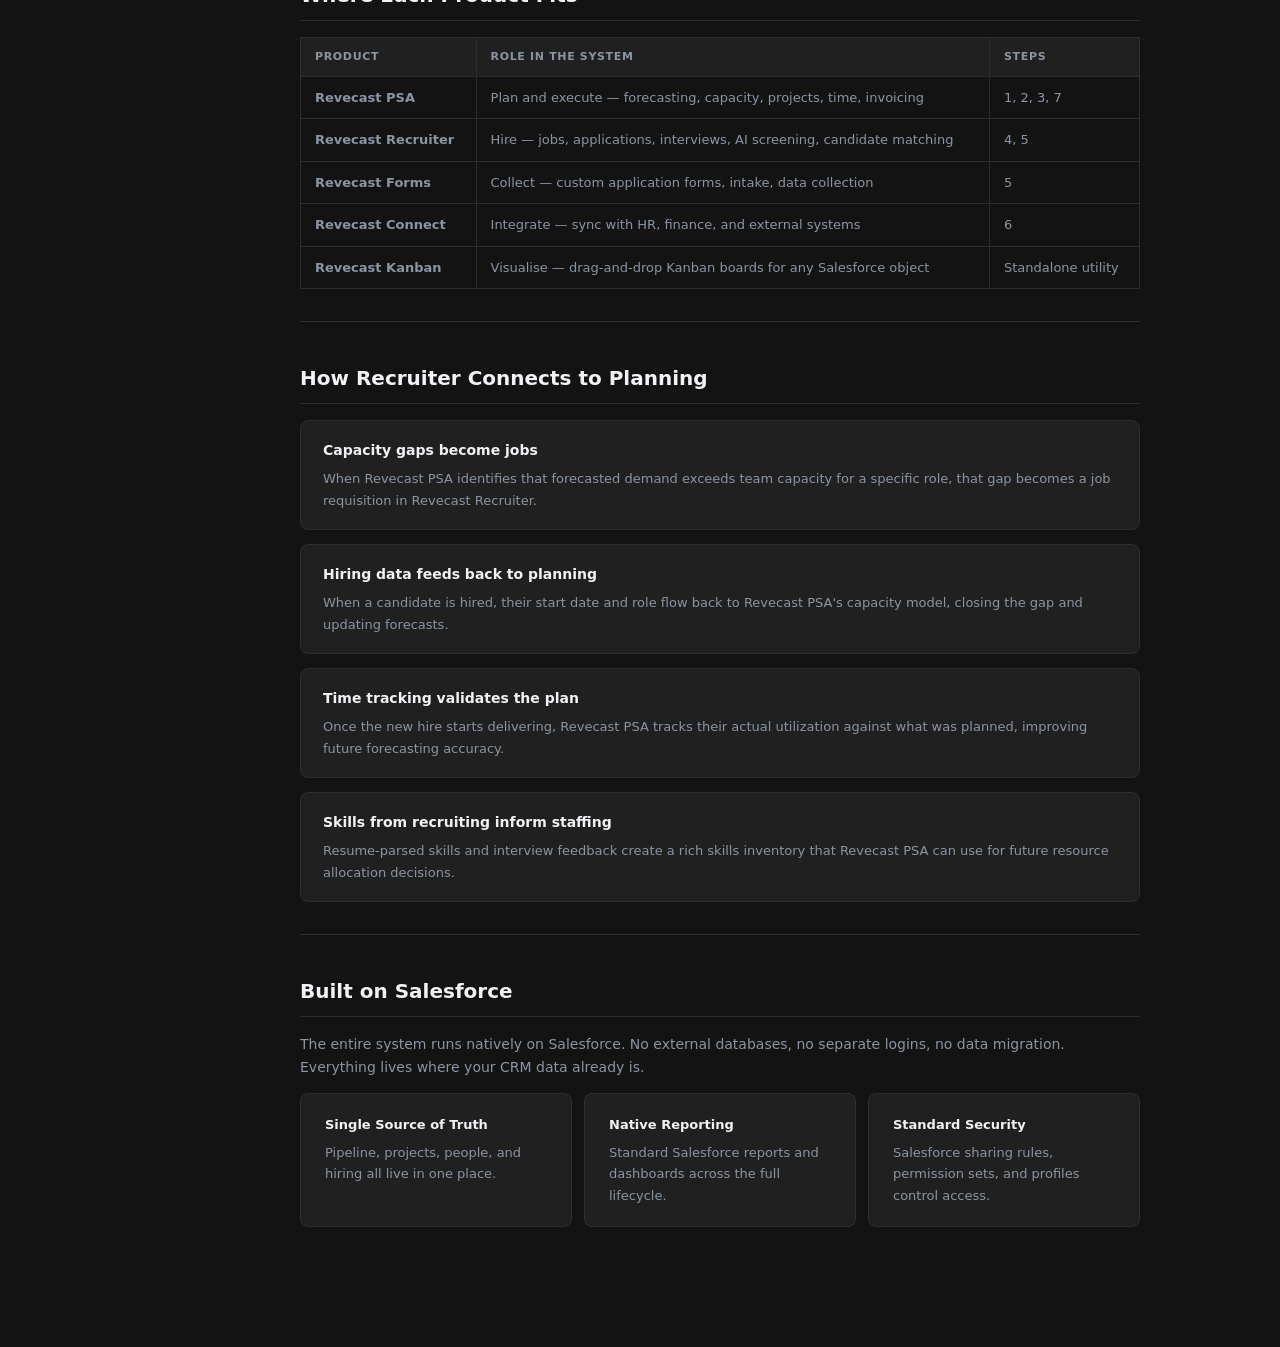
<file: system.html>
<!DOCTYPE html>
<html lang="en">
<head>
  <meta charset="UTF-8">
  <meta name="viewport" content="width=device-width, initial-scale=1.0">
  <title>The Revecast System | Revecast</title>
  <link rel="stylesheet" href="shared/style.css">
  <style>
    .loop-step {
      display: flex;
      gap: 16px;
      margin-bottom: 24px;
      align-items: flex-start;
    }
    .loop-num {
      flex-shrink: 0;
      width: 34px; height: 34px;
      border-radius: 50%;
      background: var(--rc-blue-soft);
      border: 1px solid var(--rc-blue);
      color: var(--rc-blue-hover);
      font-size: 13px;
      font-weight: 700;
      display: flex;
      align-items: center;
      justify-content: center;
    }
    .loop-body { flex: 1; }
    .loop-body strong { font-size: 14px; color: var(--text); display: block; margin-bottom: 4px; }
    .loop-body p { margin: 0 0 6px; font-size: 13px; }
    .loop-body p:last-child { margin-bottom: 0; }
    .loop-product {
      display: inline-block;
      font-size: 11px;
      font-weight: 600;
      padding: 2px 8px;
      border-radius: 4px;
      margin-top: 4px;
      text-decoration: none;
    }
    .loop-product:hover { text-decoration: none; opacity: 0.85; }
    .lp-psa { background: rgba(34,197,94,.12); color: var(--green); }
    .lp-recruiter { background: var(--rc-blue-soft); color: var(--rc-blue-hover); border: 1px solid var(--rc-blue-border); }
    .lp-connect { background: rgba(167,139,250,.12); color: var(--purple); border: 1px solid rgba(167,139,250,.25); }
    .loop-return {
      text-align: center;
      color: var(--text-dim);
      font-size: 13px;
      margin: 8px 0 28px;
      padding: 16px;
      border: 1px dashed var(--border);
      border-radius: 8px;
      background: var(--bg-card);
    }
    .connection-card {
      background: var(--bg-card);
      border: 1px solid var(--border);
      border-radius: 8px;
      padding: 18px 22px;
      margin-bottom: 14px;
    }
    .connection-card h3 { margin: 0 0 6px; font-size: 14px; }
    .connection-card p { margin: 0; font-size: 13px; }
  </style>
</head>
<body>

<nav class="sidebar">
  <div class="sidebar-brand">
    <a href="index.html"><img src="shared/logo.svg" alt="Revecast" class="sidebar-logo"></a>
    <a class="logo" href="index.html">Revecast</a>
    <div class="badge">Documentation</div>
  </div>
  <div class="sidebar-nav">
    <a href="index.html"><span class="icon">&#127968;</span> Home</a>
    <a href="system.html" class="active"><span class="icon">&#128260;</span> The Revecast System</a>

    <div class="nav-section">Community</div>
    <a href="feedback/"><span class="icon">&#128161;</span> Feature Requests</a>

    <div class="nav-section">Products</div>
    <a href="https://revecast.github.io/PSACore/"><span class="icon">&#9889;</span> Revecast PSA</a>
    <a href="https://revecast.github.io/revecast-recruiter/"><span class="icon">&#128188;</span> Revecast Recruiter</a>
    <a href="https://revecast.github.io/revecast-forms/"><span class="icon">&#128221;</span> Revecast Forms</a>
    <a href="https://revecast.github.io/Revecast-Kanban/"><span class="icon">&#128203;</span> Revecast Kanban</a>
    <a href="connect.html"><span class="icon">&#128279;</span> Revecast Connect</a>
    <a href="reporting-engine.html"><span class="icon">&#128202;</span> Reporting Engine</a>
  </div>
</nav>

<div class="main">
  <div class="topbar">
    <button type="button" class="hamburger" aria-label="Menu"><span></span><span></span><span></span></button>
    <div class="topbar-title"><strong>Revecast</strong> &mdash; The Revecast System</div>
    <div class="topbar-meta"></div>
  </div>

  <div class="content">
    <div class="page-hero">
      <h1>The Revecast System
        <span class="subtitle">How planning, hiring, and execution connect into one continuous loop.</span>
      </h1>
      <div class="tags">
        <span class="tag tag-blue">Platform</span>
        <span class="tag tag-purple">Connected System</span>
        <span class="tag tag-green">Salesforce</span>
      </div>
    </div>

    <p>
      Revecast is not a collection of separate tools. It's a connected system that links revenue forecasting, capacity planning, recruiting, and execution into one continuous loop. Each step feeds into the next, creating a cycle of better decisions.
    </p>

    <hr class="divider">

    <h2>The Connected Loop</h2>

    <div class="loop-step">
      <div class="loop-num">1</div>
      <div class="loop-body">
        <strong>Forecast Pipeline &amp; Revenue</strong>
        <p>Predict what work is coming based on your Salesforce pipeline. Understand which deals are likely to close and when revenue will land.</p>
        <a href="https://revecast.github.io/PSACore/" class="loop-product lp-psa">Revecast PSA</a>
      </div>
    </div>

    <div class="loop-step">
      <div class="loop-num">2</div>
      <div class="loop-body">
        <strong>Translate to Resource Demand</strong>
        <p>Automatically map forecasted work to the roles and capacity needed to deliver it. Each deal has a staffing plan attached.</p>
        <a href="https://revecast.github.io/PSACore/" class="loop-product lp-psa">Revecast PSA</a>
      </div>
    </div>

    <div class="loop-step">
      <div class="loop-num">3</div>
      <div class="loop-body">
        <strong>Identify Capacity Gaps</strong>
        <p>Compare demand against your current team's availability and skills. See where you'll be short before it becomes a problem.</p>
        <a href="https://revecast.github.io/PSACore/" class="loop-product lp-psa">Revecast PSA</a>
      </div>
    </div>

    <div class="loop-step">
      <div class="loop-num">4</div>
      <div class="loop-body">
        <strong>Trigger Hiring Decisions</strong>
        <p>When gaps are identified, create job requisitions and kick off recruiting workflows. Hiring is driven by actual demand, not guesswork.</p>
        <a href="https://revecast.github.io/revecast-recruiter/" class="loop-product lp-recruiter">Revecast Recruiter</a>
      </div>
    </div>

    <div class="loop-step">
      <div class="loop-num">5</div>
      <div class="loop-body">
        <strong>Manage Recruiting</strong>
        <p>Post jobs to a public job board, accept applications, screen candidates with AI, schedule interviews, and make offers. Maya AI assists candidates 24/7.</p>
        <a href="https://revecast.github.io/revecast-recruiter/" class="loop-product lp-recruiter">Revecast Recruiter</a>
        <a href="https://revecast.github.io/revecast-recruiter/job-board.html" class="loop-product lp-recruiter">Job Board</a>
        <a href="https://revecast.github.io/revecast-recruiter/maya.html" class="loop-product lp-recruiter">Maya AI</a>
        <a href="https://revecast.github.io/revecast-recruiter/hr-agent.html" class="loop-product lp-recruiter">HR Agent</a>
      </div>
    </div>

    <div class="loop-step">
      <div class="loop-num">6</div>
      <div class="loop-body">
        <strong>Sync with HR &amp; Financial Systems</strong>
        <p>New hires flow to HR for onboarding. Project and invoicing data syncs to accounting. Your Salesforce data stays aligned with the tools your team uses.</p>
        <a href="connect.html" class="loop-product lp-connect">Revecast Connect</a>
      </div>
    </div>

    <div class="loop-step">
      <div class="loop-num">7</div>
      <div class="loop-body">
        <strong>Compare Plan vs Actual</strong>
        <p>Track what actually happened against what was planned. Use the data to improve future forecasting accuracy and make better decisions next cycle.</p>
        <a href="https://revecast.github.io/PSACore/" class="loop-product lp-psa">Revecast PSA</a>
      </div>
    </div>

    <div class="loop-return">
      Step 7 feeds back into Step 1 &mdash; creating a continuous cycle of better decisions.
    </div>

    <div class="alert alert-info">
      <span class="alert-icon">&#128260;</span>
      <p><strong>This closed loop is the core product</strong> &mdash; not the individual components. Each step feeds into the next, so every decision is informed by what's actually happening across your business.</p>
    </div>

    <hr class="divider">

    <h2>Where Each Product Fits</h2>

    <table>
      <thead>
        <tr>
          <th>Product</th>
          <th>Role in the System</th>
          <th>Steps</th>
        </tr>
      </thead>
      <tbody>
        <tr>
          <td><strong>Revecast PSA</strong></td>
          <td>Plan and execute &mdash; forecasting, capacity, projects, time, invoicing</td>
          <td>1, 2, 3, 7</td>
        </tr>
        <tr>
          <td><strong>Revecast Recruiter</strong></td>
          <td>Hire &mdash; jobs, applications, interviews, AI screening, candidate matching</td>
          <td>4, 5</td>
        </tr>
        <tr>
          <td><strong>Revecast Forms</strong></td>
          <td>Collect &mdash; custom application forms, intake, data collection</td>
          <td>5</td>
        </tr>
        <tr>
          <td><strong>Revecast Connect</strong></td>
          <td>Integrate &mdash; sync with HR, finance, and external systems</td>
          <td>6</td>
        </tr>
        <tr>
          <td><strong>Revecast Kanban</strong></td>
          <td>Visualise &mdash; drag-and-drop Kanban boards for any Salesforce object</td>
          <td>Standalone utility</td>
        </tr>
      </tbody>
    </table>

    <hr class="divider">

    <h2>How Recruiter Connects to Planning</h2>

    <div class="connection-card">
      <h3>Capacity gaps become jobs</h3>
      <p>When Revecast PSA identifies that forecasted demand exceeds team capacity for a specific role, that gap becomes a job requisition in Revecast Recruiter.</p>
    </div>

    <div class="connection-card">
      <h3>Hiring data feeds back to planning</h3>
      <p>When a candidate is hired, their start date and role flow back to Revecast PSA's capacity model, closing the gap and updating forecasts.</p>
    </div>

    <div class="connection-card">
      <h3>Time tracking validates the plan</h3>
      <p>Once the new hire starts delivering, Revecast PSA tracks their actual utilization against what was planned, improving future forecasting accuracy.</p>
    </div>

    <div class="connection-card">
      <h3>Skills from recruiting inform staffing</h3>
      <p>Resume-parsed skills and interview feedback create a rich skills inventory that Revecast PSA can use for future resource allocation decisions.</p>
    </div>

    <hr class="divider">

    <h2>Built on Salesforce</h2>

    <p>The entire system runs natively on Salesforce. No external databases, no separate logins, no data migration. Everything lives where your CRM data already is.</p>

    <div class="card-grid">
      <div class="card">
        <div class="card-title">Single Source of Truth</div>
        <p>Pipeline, projects, people, and hiring all live in one place.</p>
      </div>
      <div class="card">
        <div class="card-title">Native Reporting</div>
        <p>Standard Salesforce reports and dashboards across the full lifecycle.</p>
      </div>
      <div class="card">
        <div class="card-title">Standard Security</div>
        <p>Salesforce sharing rules, permission sets, and profiles control access.</p>
      </div>
    </div>

  </div>
</div>

<script src="shared/nav.js"></script>
</body>
</html>
</file>
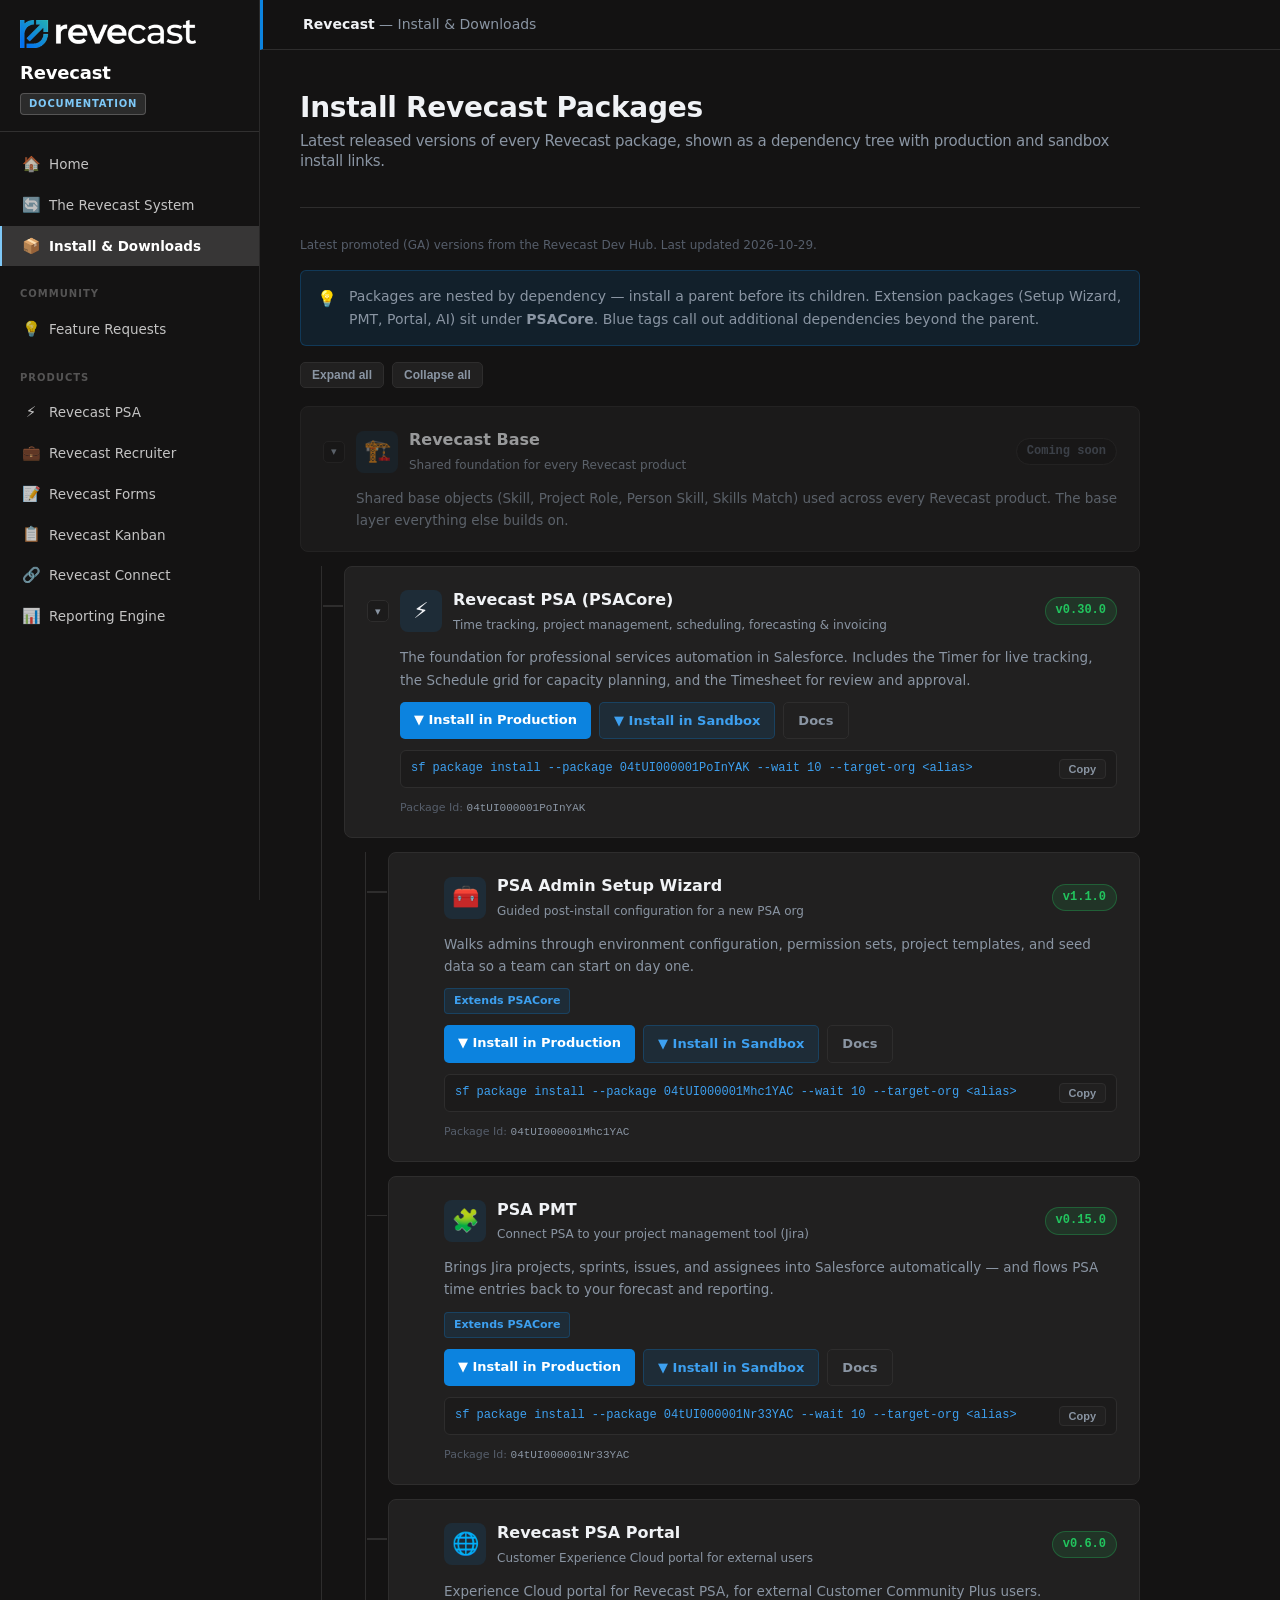
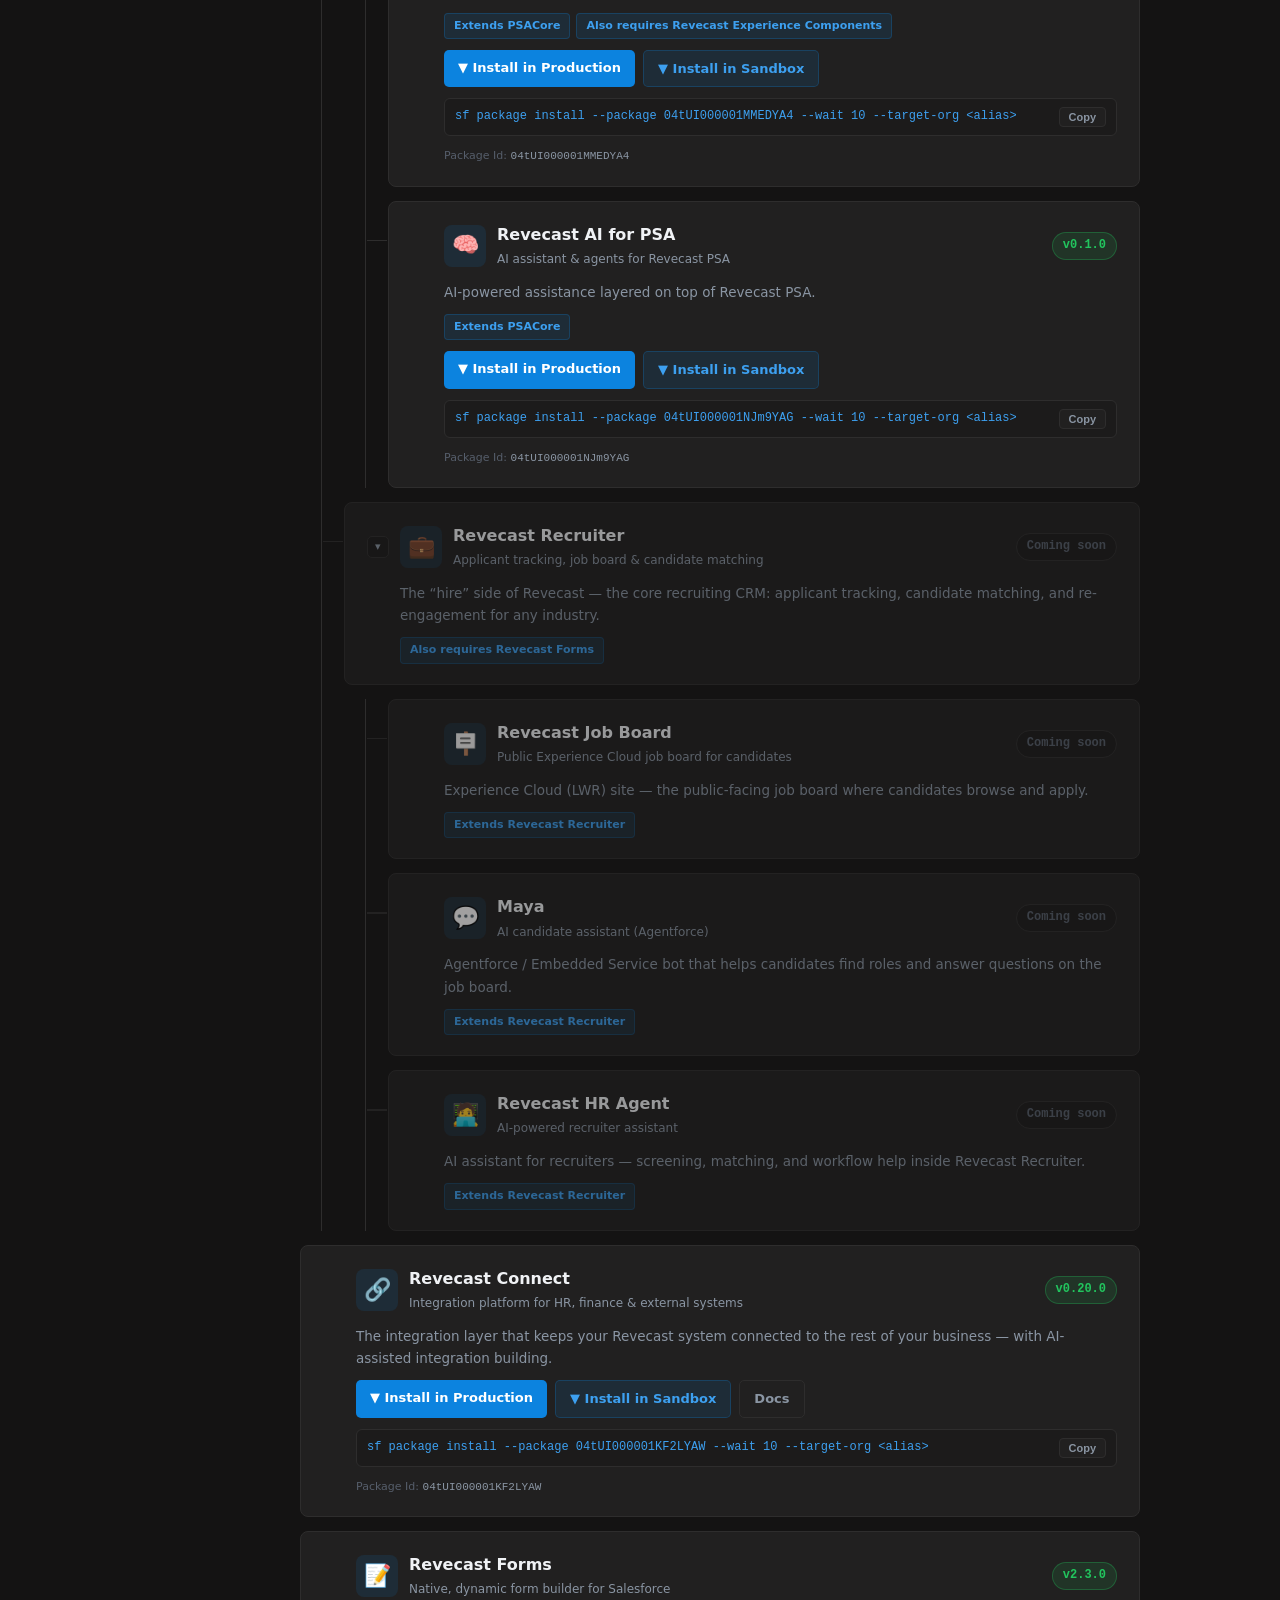
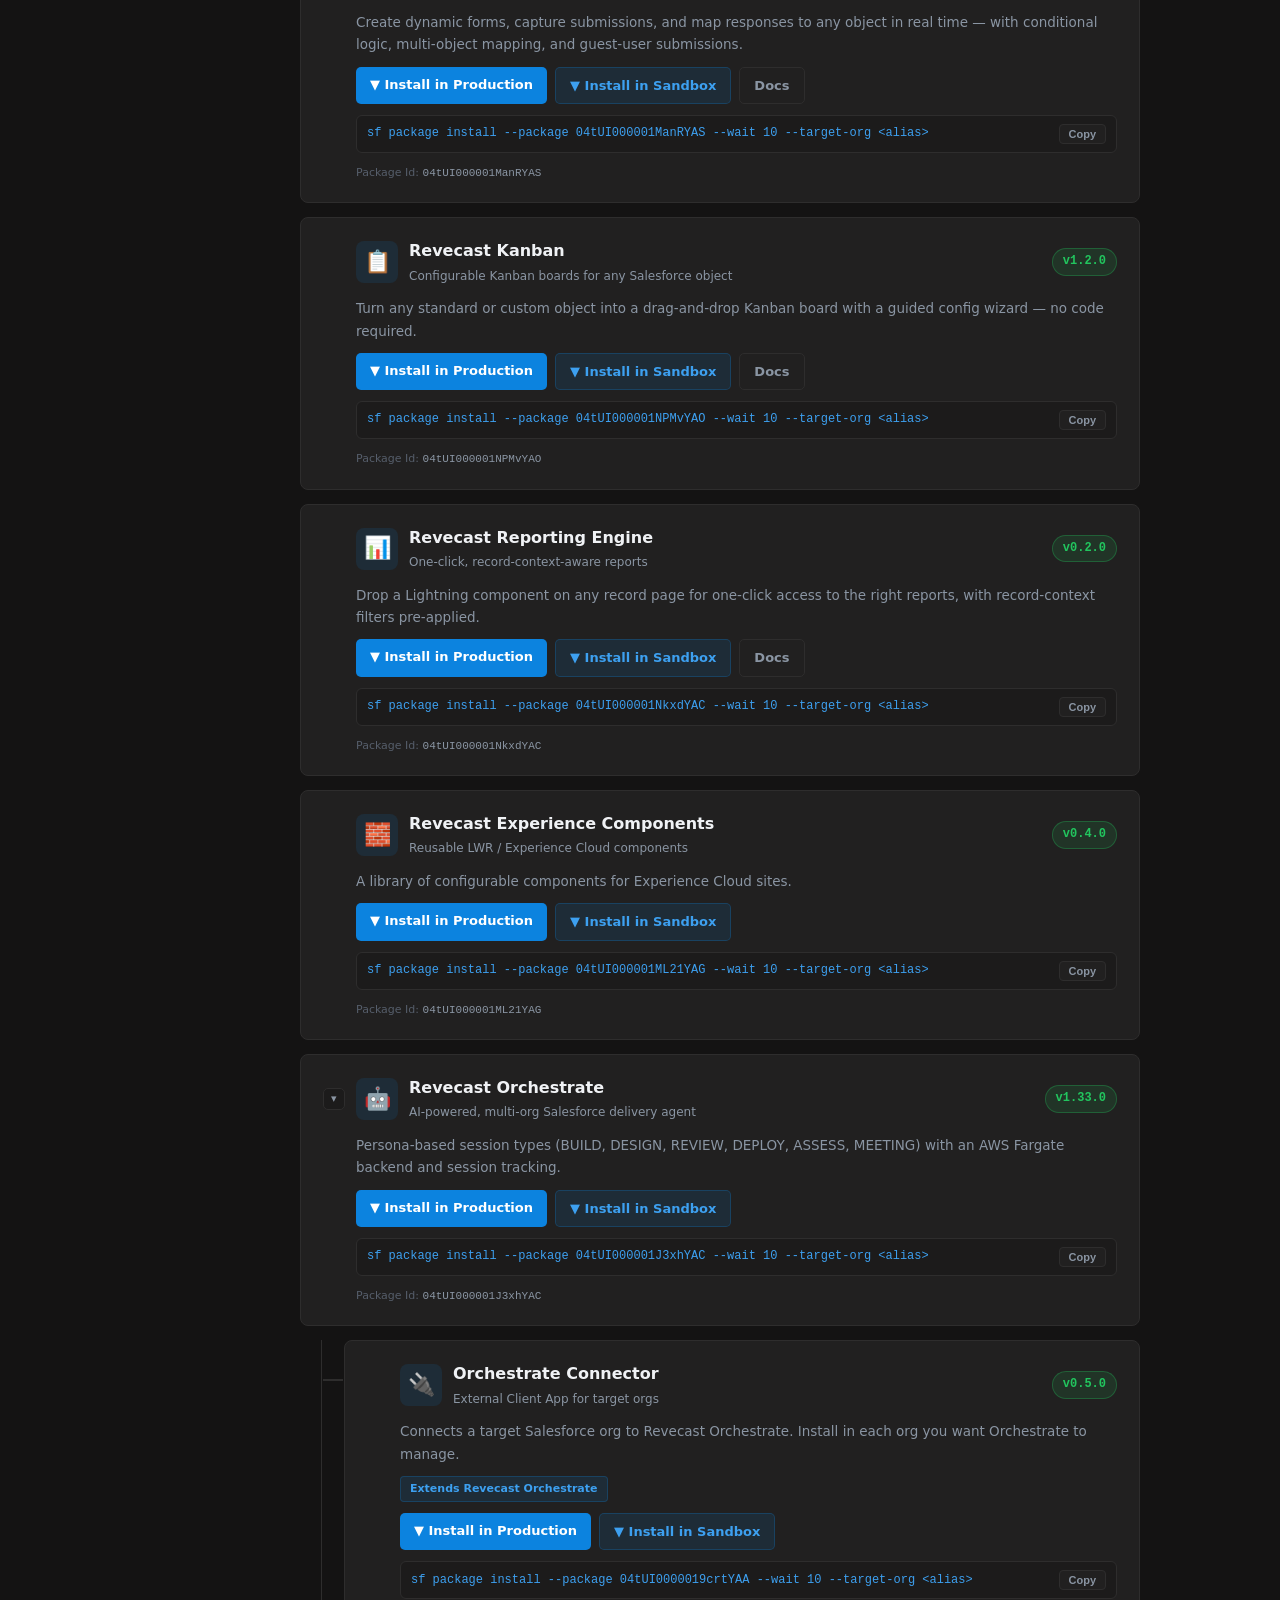
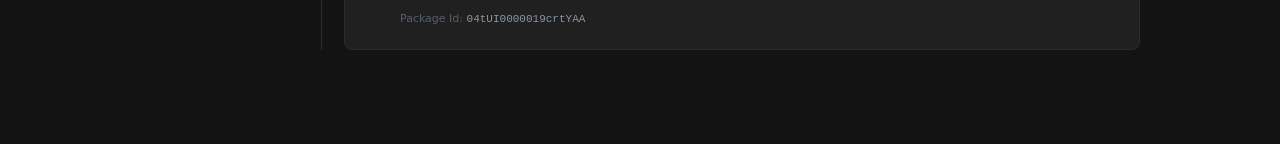
<file: docs/install.html>
<!DOCTYPE html>
<html lang="en">
<head>
  <meta charset="UTF-8">
  <meta name="viewport" content="width=device-width, initial-scale=1.0">
  <title>Install Revecast Packages | Revecast</title>
  <link rel="stylesheet" href="shared/style.css">
  <style>
    .pkg-tree { margin-top: 8px; }
    .tree-node { position: relative; }
    .tree-children {
      margin-left: 21px;
      padding-left: 22px;
      border-left: 1.5px solid var(--border);
    }
    .tree-node.collapsed > .tree-children { display: none; }
    /* horizontal connector from parent rail into each child card */
    .tree-children > .tree-node > .install-card::before {
      content: "";
      position: absolute;
      left: -22px;
      top: 38px;
      width: 20px;
      height: 1.5px;
      background: var(--border);
    }
    .install-card {
      position: relative;
      background: var(--bg-card);
      border: 1px solid var(--border);
      border-radius: 8px;
      padding: 20px 22px;
      margin-bottom: 14px;
      display: flex;
      flex-direction: column;
      gap: 11px;
    }
    .install-card.is-soon { opacity: .6; }
    .install-card-header { display: flex; align-items: center; gap: 11px; }
    .collapse-toggle {
      flex-shrink: 0;
      width: 22px; height: 22px;
      display: flex; align-items: center; justify-content: center;
      background: var(--bg-surface);
      border: 1px solid var(--border);
      border-radius: 5px;
      color: var(--text-muted);
      font-size: 11px;
      cursor: pointer;
      transition: transform .15s, color .15s, border-color .15s;
    }
    .collapse-toggle:hover { color: var(--text); border-color: var(--accent); }
    .tree-node.collapsed > .install-card .collapse-toggle { transform: rotate(-90deg); }
    .collapse-spacer { flex-shrink: 0; width: 22px; }
    .install-icon {
      font-size: 22px;
      width: 42px; height: 42px;
      display: flex; align-items: center; justify-content: center;
      background: var(--accent-soft);
      border-radius: 8px;
      flex-shrink: 0;
    }
    .install-title { font-size: 16px; font-weight: 700; color: var(--text); flex: 1; }
    .install-title span { display: block; font-size: 12px; font-weight: 400; color: var(--text-muted); margin-top: 2px; }
    .ver-badge {
      flex-shrink: 0;
      font-size: 12px; font-weight: 700;
      font-family: var(--font-mono);
      color: var(--green);
      background: rgba(34,197,94,.12);
      border: 1px solid rgba(34,197,94,.3);
      padding: 3px 10px; border-radius: 999px;
    }
    .ver-badge.ver-soon { color: var(--text-dim); background: var(--bg-surface); border-color: var(--border); }
    .install-desc { margin: 0; font-size: 13.5px; color: var(--text-muted); padding-left: 33px; }
    .install-flags { display: flex; flex-wrap: wrap; gap: 6px; padding-left: 33px; }
    .install-flag {
      font-size: 11px; font-weight: 600;
      padding: 3px 9px; border-radius: 4px;
    }
    .flag-first { background: rgba(34,197,94,.12); color: var(--green); border: 1px solid rgba(34,197,94,.25); }
    .flag-dep { background: var(--rc-blue-soft); color: var(--rc-blue-hover); border: 1px solid var(--rc-blue-border); }
    .install-btns { display: flex; flex-wrap: wrap; gap: 8px; padding-left: 33px; }
    .install-btns a { font-size: 13px; font-weight: 600; padding: 7px 14px; border-radius: 5px; text-decoration: none; }
    .btn-prod { background: var(--rc-blue); color: #fff; }
    .btn-prod:hover { background: var(--rc-blue-hover); text-decoration: none; }
    .btn-sbx { background: var(--accent-soft); color: var(--accent-hover); border: 1px solid var(--rc-blue-border); }
    .btn-sbx:hover { background: rgba(12,131,223,.2); text-decoration: none; }
    .btn-ghost { background: transparent; color: var(--text-muted); border: 1px solid var(--border); }
    .btn-ghost:hover { color: var(--text); text-decoration: none; }
    .install-cli {
      display: flex; align-items: center; gap: 8px;
      margin-left: 33px;
      background: var(--bg-surface);
      border: 1px solid var(--border);
      border-radius: 6px;
      padding: 8px 10px;
      font-family: var(--font-mono);
      font-size: 12px;
      color: var(--text-muted);
      overflow-x: auto;
    }
    .install-cli code { flex: 1; white-space: nowrap; background: none; padding: 0; }
    .copy-btn {
      flex-shrink: 0;
      font-size: 11px; font-weight: 600;
      background: var(--bg-card);
      color: var(--text-muted);
      border: 1px solid var(--border);
      border-radius: 4px;
      padding: 3px 9px; cursor: pointer;
    }
    .copy-btn:hover { color: var(--text); border-color: var(--accent); }
    .install-id { font-size: 11px; color: var(--text-dim); padding-left: 33px; }
    .install-id code { font-size: 11px; color: var(--text-muted); background: none; padding: 0; }
    .updated-note { font-size: 12px; color: var(--text-dim); margin-top: -8px; }
    .tree-tools { display: flex; gap: 8px; margin: 4px 0 18px; }
    .tree-tools button {
      font-size: 12px; font-weight: 600;
      background: var(--bg-card); color: var(--text-muted);
      border: 1px solid var(--border); border-radius: 5px;
      padding: 5px 11px; cursor: pointer;
    }
    .tree-tools button:hover { color: var(--text); border-color: var(--accent); }
    @media (max-width: 768px) {
      .tree-children { margin-left: 10px; padding-left: 12px; }
      .tree-children > .tree-node > .install-card::before { left: -12px; width: 10px; }
      .install-desc, .install-btns, .install-cli, .install-id, .install-flags { padding-left: 0; margin-left: 0; }
    }
  </style>
</head>
<body>

<nav class="sidebar">
  <div class="sidebar-brand">
    <a href="index.html"><img src="shared/logo.svg" alt="Revecast" class="sidebar-logo"></a>
    <a class="logo" href="index.html">Revecast</a>
    <div class="badge">Documentation</div>
  </div>
  <div class="sidebar-nav">
    <a href="index.html"><span class="icon">&#127968;</span> Home</a>
    <a href="system.html"><span class="icon">&#128260;</span> The Revecast System</a>
    <a href="install.html" class="active"><span class="icon">&#128230;</span> Install &amp; Downloads</a>

    <div class="nav-section">Community</div>
    <a href="feedback/"><span class="icon">&#128161;</span> Feature Requests</a>

    <div class="nav-section">Products</div>
    <a href="https://revecast.github.io/PSACore/"><span class="icon">&#9889;</span> Revecast PSA</a>
    <a href="https://revecast.github.io/revecast-recruiter/"><span class="icon">&#128188;</span> Revecast Recruiter</a>
    <a href="https://revecast.github.io/revecast-forms/"><span class="icon">&#128221;</span> Revecast Forms</a>
    <a href="https://revecast.github.io/Revecast-Kanban/"><span class="icon">&#128203;</span> Revecast Kanban</a>
    <a href="connect.html"><span class="icon">&#128279;</span> Revecast Connect</a>
    <a href="https://revecast.github.io/Revecast-Reporting-Engine/"><span class="icon">&#128202;</span> Reporting Engine</a>
  </div>
</nav>

<div class="main">
  <div class="topbar">
    <button type="button" class="hamburger" aria-label="Menu"><span></span><span></span><span></span></button>
    <div class="topbar-title"><strong>Revecast</strong> &mdash; Install &amp; Downloads</div>
    <div class="topbar-meta"></div>
  </div>

  <div class="content">
    <div class="page-hero">
      <h1>Install Revecast Packages
        <span class="subtitle">Latest released versions of every Revecast package, shown as a dependency tree with production and sandbox install links.</span>
      </h1>
    </div>

    <p class="updated-note">Latest promoted (GA) versions from the Revecast Dev Hub. Last updated 2026-10-29.</p>

    <div class="alert alert-info">
      <span class="alert-icon">&#128161;</span>
      <p>Packages are nested by dependency &mdash; install a parent before its children. Extension packages (Setup Wizard, PMT, Portal, AI) sit under <strong>PSACore</strong>. Blue tags call out additional dependencies beyond the parent.</p>
    </div>

    <div class="tree-tools">
      <button type="button" id="expand-all">Expand all</button>
      <button type="button" id="collapse-all">Collapse all</button>
    </div>

    <div class="pkg-tree">
<div class="tree-node">
      <div class="install-card is-soon">
        <div class="install-card-header">
          <button class="collapse-toggle" type="button" aria-label="Collapse">▾</button>
          <div class="install-icon">🏗️</div>
          <div class="install-title">Revecast Base
            <span>Shared foundation for every Revecast product</span>
          </div>
          <span class="ver-badge ver-soon">Coming soon</span>
        </div>
        <p class="install-desc">Shared base objects (Skill, Project Role, Person Skill, Skills Match) used across every Revecast product. The base layer everything else builds on.</p>
        
      </div>
      <div class="tree-children">
<div class="tree-node">
      <div class="install-card">
        <div class="install-card-header">
          <button class="collapse-toggle" type="button" aria-label="Collapse">▾</button>
          <div class="install-icon">⚡</div>
          <div class="install-title">Revecast PSA (PSACore)
            <span>Time tracking, project management, scheduling, forecasting &amp; invoicing</span>
          </div>
          <span class="ver-badge">v0.30.0</span>
        </div>
        <p class="install-desc">The foundation for professional services automation in Salesforce. Includes the Timer for live tracking, the Schedule grid for capacity planning, and the Timesheet for review and approval.</p>
        
        <div class="install-btns">
          <a class="btn-prod" href="https://login.salesforce.com/packaging/installPackage.apexp?p0=04tUI000001PoInYAK">&#9660; Install in Production</a>
          <a class="btn-sbx" href="https://test.salesforce.com/packaging/installPackage.apexp?p0=04tUI000001PoInYAK">&#9660; Install in Sandbox</a>
          <a class="btn-ghost" href="https://revecast.github.io/PSACore/">Docs</a>
        </div>
        <div class="install-cli"><code>sf package install --package 04tUI000001PoInYAK --wait 10 --target-org &lt;alias&gt;</code><button class="copy-btn" type="button" data-cli="sf package install --package 04tUI000001PoInYAK --wait 10 --target-org &lt;alias&gt;">Copy</button></div>
        <div class="install-id">Package Id: <code>04tUI000001PoInYAK</code></div>
      </div>
      <div class="tree-children">
<div class="tree-node">
      <div class="install-card">
        <div class="install-card-header">
          <span class="collapse-spacer"></span>
          <div class="install-icon">🧰</div>
          <div class="install-title">PSA Admin Setup Wizard
            <span>Guided post-install configuration for a new PSA org</span>
          </div>
          <span class="ver-badge">v1.1.0</span>
        </div>
        <p class="install-desc">Walks admins through environment configuration, permission sets, project templates, and seed data so a team can start on day one.</p>
        <div class="install-flags"><span class="install-flag flag-dep">Extends PSACore</span></div>
        <div class="install-btns">
          <a class="btn-prod" href="https://login.salesforce.com/packaging/installPackage.apexp?p0=04tUI000001Mhc1YAC">&#9660; Install in Production</a>
          <a class="btn-sbx" href="https://test.salesforce.com/packaging/installPackage.apexp?p0=04tUI000001Mhc1YAC">&#9660; Install in Sandbox</a>
          <a class="btn-ghost" href="https://revecast.github.io/PSACore/psa-setup-wizard-user-guide.html">Docs</a>
        </div>
        <div class="install-cli"><code>sf package install --package 04tUI000001Mhc1YAC --wait 10 --target-org &lt;alias&gt;</code><button class="copy-btn" type="button" data-cli="sf package install --package 04tUI000001Mhc1YAC --wait 10 --target-org &lt;alias&gt;">Copy</button></div>
        <div class="install-id">Package Id: <code>04tUI000001Mhc1YAC</code></div>
      </div>
    </div>
<div class="tree-node">
      <div class="install-card">
        <div class="install-card-header">
          <span class="collapse-spacer"></span>
          <div class="install-icon">🧩</div>
          <div class="install-title">PSA PMT
            <span>Connect PSA to your project management tool (Jira)</span>
          </div>
          <span class="ver-badge">v0.15.0</span>
        </div>
        <p class="install-desc">Brings Jira projects, sprints, issues, and assignees into Salesforce automatically — and flows PSA time entries back to your forecast and reporting.</p>
        <div class="install-flags"><span class="install-flag flag-dep">Extends PSACore</span></div>
        <div class="install-btns">
          <a class="btn-prod" href="https://login.salesforce.com/packaging/installPackage.apexp?p0=04tUI000001Nr33YAC">&#9660; Install in Production</a>
          <a class="btn-sbx" href="https://test.salesforce.com/packaging/installPackage.apexp?p0=04tUI000001Nr33YAC">&#9660; Install in Sandbox</a>
          <a class="btn-ghost" href="https://revecast.github.io/PSACore/pmt.html">Docs</a>
        </div>
        <div class="install-cli"><code>sf package install --package 04tUI000001Nr33YAC --wait 10 --target-org &lt;alias&gt;</code><button class="copy-btn" type="button" data-cli="sf package install --package 04tUI000001Nr33YAC --wait 10 --target-org &lt;alias&gt;">Copy</button></div>
        <div class="install-id">Package Id: <code>04tUI000001Nr33YAC</code></div>
      </div>
    </div>
<div class="tree-node">
      <div class="install-card">
        <div class="install-card-header">
          <span class="collapse-spacer"></span>
          <div class="install-icon">🌐</div>
          <div class="install-title">Revecast PSA Portal
            <span>Customer Experience Cloud portal for external users</span>
          </div>
          <span class="ver-badge">v0.6.0</span>
        </div>
        <p class="install-desc">Experience Cloud portal for Revecast PSA, for external Customer Community Plus users.</p>
        <div class="install-flags"><span class="install-flag flag-dep">Extends PSACore</span><span class="install-flag flag-dep">Also requires Revecast Experience Components</span></div>
        <div class="install-btns">
          <a class="btn-prod" href="https://login.salesforce.com/packaging/installPackage.apexp?p0=04tUI000001MMEDYA4">&#9660; Install in Production</a>
          <a class="btn-sbx" href="https://test.salesforce.com/packaging/installPackage.apexp?p0=04tUI000001MMEDYA4">&#9660; Install in Sandbox</a>
          
        </div>
        <div class="install-cli"><code>sf package install --package 04tUI000001MMEDYA4 --wait 10 --target-org &lt;alias&gt;</code><button class="copy-btn" type="button" data-cli="sf package install --package 04tUI000001MMEDYA4 --wait 10 --target-org &lt;alias&gt;">Copy</button></div>
        <div class="install-id">Package Id: <code>04tUI000001MMEDYA4</code></div>
      </div>
    </div>
<div class="tree-node">
      <div class="install-card">
        <div class="install-card-header">
          <span class="collapse-spacer"></span>
          <div class="install-icon">🧠</div>
          <div class="install-title">Revecast AI for PSA
            <span>AI assistant &amp; agents for Revecast PSA</span>
          </div>
          <span class="ver-badge">v0.1.0</span>
        </div>
        <p class="install-desc">AI-powered assistance layered on top of Revecast PSA.</p>
        <div class="install-flags"><span class="install-flag flag-dep">Extends PSACore</span></div>
        <div class="install-btns">
          <a class="btn-prod" href="https://login.salesforce.com/packaging/installPackage.apexp?p0=04tUI000001NJm9YAG">&#9660; Install in Production</a>
          <a class="btn-sbx" href="https://test.salesforce.com/packaging/installPackage.apexp?p0=04tUI000001NJm9YAG">&#9660; Install in Sandbox</a>
          
        </div>
        <div class="install-cli"><code>sf package install --package 04tUI000001NJm9YAG --wait 10 --target-org &lt;alias&gt;</code><button class="copy-btn" type="button" data-cli="sf package install --package 04tUI000001NJm9YAG --wait 10 --target-org &lt;alias&gt;">Copy</button></div>
        <div class="install-id">Package Id: <code>04tUI000001NJm9YAG</code></div>
      </div>
    </div>
      </div>
    </div>
<div class="tree-node">
      <div class="install-card is-soon">
        <div class="install-card-header">
          <button class="collapse-toggle" type="button" aria-label="Collapse">▾</button>
          <div class="install-icon">💼</div>
          <div class="install-title">Revecast Recruiter
            <span>Applicant tracking, job board &amp; candidate matching</span>
          </div>
          <span class="ver-badge ver-soon">Coming soon</span>
        </div>
        <p class="install-desc">The “hire” side of Revecast — the core recruiting CRM: applicant tracking, candidate matching, and re-engagement for any industry.</p>
        <div class="install-flags"><span class="install-flag flag-dep">Also requires Revecast Forms</span></div>
      </div>
      <div class="tree-children">
<div class="tree-node">
      <div class="install-card is-soon">
        <div class="install-card-header">
          <span class="collapse-spacer"></span>
          <div class="install-icon">🪧</div>
          <div class="install-title">Revecast Job Board
            <span>Public Experience Cloud job board for candidates</span>
          </div>
          <span class="ver-badge ver-soon">Coming soon</span>
        </div>
        <p class="install-desc">Experience Cloud (LWR) site — the public-facing job board where candidates browse and apply.</p>
        <div class="install-flags"><span class="install-flag flag-dep">Extends Revecast Recruiter</span></div>
      </div>
    </div>
<div class="tree-node">
      <div class="install-card is-soon">
        <div class="install-card-header">
          <span class="collapse-spacer"></span>
          <div class="install-icon">💬</div>
          <div class="install-title">Maya
            <span>AI candidate assistant (Agentforce)</span>
          </div>
          <span class="ver-badge ver-soon">Coming soon</span>
        </div>
        <p class="install-desc">Agentforce / Embedded Service bot that helps candidates find roles and answer questions on the job board.</p>
        <div class="install-flags"><span class="install-flag flag-dep">Extends Revecast Recruiter</span></div>
      </div>
    </div>
<div class="tree-node">
      <div class="install-card is-soon">
        <div class="install-card-header">
          <span class="collapse-spacer"></span>
          <div class="install-icon">🧑‍💻</div>
          <div class="install-title">Revecast HR Agent
            <span>AI-powered recruiter assistant</span>
          </div>
          <span class="ver-badge ver-soon">Coming soon</span>
        </div>
        <p class="install-desc">AI assistant for recruiters — screening, matching, and workflow help inside Revecast Recruiter.</p>
        <div class="install-flags"><span class="install-flag flag-dep">Extends Revecast Recruiter</span></div>
      </div>
    </div>
      </div>
    </div>
      </div>
    </div>
<div class="tree-node">
      <div class="install-card">
        <div class="install-card-header">
          <span class="collapse-spacer"></span>
          <div class="install-icon">🔗</div>
          <div class="install-title">Revecast Connect
            <span>Integration platform for HR, finance &amp; external systems</span>
          </div>
          <span class="ver-badge">v0.20.0</span>
        </div>
        <p class="install-desc">The integration layer that keeps your Revecast system connected to the rest of your business — with AI-assisted integration building.</p>
        
        <div class="install-btns">
          <a class="btn-prod" href="https://login.salesforce.com/packaging/installPackage.apexp?p0=04tUI000001KF2LYAW">&#9660; Install in Production</a>
          <a class="btn-sbx" href="https://test.salesforce.com/packaging/installPackage.apexp?p0=04tUI000001KF2LYAW">&#9660; Install in Sandbox</a>
          <a class="btn-ghost" href="connect.html">Docs</a>
        </div>
        <div class="install-cli"><code>sf package install --package 04tUI000001KF2LYAW --wait 10 --target-org &lt;alias&gt;</code><button class="copy-btn" type="button" data-cli="sf package install --package 04tUI000001KF2LYAW --wait 10 --target-org &lt;alias&gt;">Copy</button></div>
        <div class="install-id">Package Id: <code>04tUI000001KF2LYAW</code></div>
      </div>
    </div>
<div class="tree-node">
      <div class="install-card">
        <div class="install-card-header">
          <span class="collapse-spacer"></span>
          <div class="install-icon">📝</div>
          <div class="install-title">Revecast Forms
            <span>Native, dynamic form builder for Salesforce</span>
          </div>
          <span class="ver-badge">v2.3.0</span>
        </div>
        <p class="install-desc">Create dynamic forms, capture submissions, and map responses to any object in real time — with conditional logic, multi-object mapping, and guest-user submissions.</p>
        
        <div class="install-btns">
          <a class="btn-prod" href="https://login.salesforce.com/packaging/installPackage.apexp?p0=04tUI000001ManRYAS">&#9660; Install in Production</a>
          <a class="btn-sbx" href="https://test.salesforce.com/packaging/installPackage.apexp?p0=04tUI000001ManRYAS">&#9660; Install in Sandbox</a>
          <a class="btn-ghost" href="https://revecast.github.io/revecast-forms/">Docs</a>
        </div>
        <div class="install-cli"><code>sf package install --package 04tUI000001ManRYAS --wait 10 --target-org &lt;alias&gt;</code><button class="copy-btn" type="button" data-cli="sf package install --package 04tUI000001ManRYAS --wait 10 --target-org &lt;alias&gt;">Copy</button></div>
        <div class="install-id">Package Id: <code>04tUI000001ManRYAS</code></div>
      </div>
    </div>
<div class="tree-node">
      <div class="install-card">
        <div class="install-card-header">
          <span class="collapse-spacer"></span>
          <div class="install-icon">📋</div>
          <div class="install-title">Revecast Kanban
            <span>Configurable Kanban boards for any Salesforce object</span>
          </div>
          <span class="ver-badge">v1.2.0</span>
        </div>
        <p class="install-desc">Turn any standard or custom object into a drag-and-drop Kanban board with a guided config wizard — no code required.</p>
        
        <div class="install-btns">
          <a class="btn-prod" href="https://login.salesforce.com/packaging/installPackage.apexp?p0=04tUI000001NPMvYAO">&#9660; Install in Production</a>
          <a class="btn-sbx" href="https://test.salesforce.com/packaging/installPackage.apexp?p0=04tUI000001NPMvYAO">&#9660; Install in Sandbox</a>
          <a class="btn-ghost" href="https://revecast.github.io/Revecast-Kanban/">Docs</a>
        </div>
        <div class="install-cli"><code>sf package install --package 04tUI000001NPMvYAO --wait 10 --target-org &lt;alias&gt;</code><button class="copy-btn" type="button" data-cli="sf package install --package 04tUI000001NPMvYAO --wait 10 --target-org &lt;alias&gt;">Copy</button></div>
        <div class="install-id">Package Id: <code>04tUI000001NPMvYAO</code></div>
      </div>
    </div>
<div class="tree-node">
      <div class="install-card">
        <div class="install-card-header">
          <span class="collapse-spacer"></span>
          <div class="install-icon">📊</div>
          <div class="install-title">Revecast Reporting Engine
            <span>One-click, record-context-aware reports</span>
          </div>
          <span class="ver-badge">v0.2.0</span>
        </div>
        <p class="install-desc">Drop a Lightning component on any record page for one-click access to the right reports, with record-context filters pre-applied.</p>
        
        <div class="install-btns">
          <a class="btn-prod" href="https://login.salesforce.com/packaging/installPackage.apexp?p0=04tUI000001NkxdYAC">&#9660; Install in Production</a>
          <a class="btn-sbx" href="https://test.salesforce.com/packaging/installPackage.apexp?p0=04tUI000001NkxdYAC">&#9660; Install in Sandbox</a>
          <a class="btn-ghost" href="https://revecast.github.io/Revecast-Reporting-Engine/">Docs</a>
        </div>
        <div class="install-cli"><code>sf package install --package 04tUI000001NkxdYAC --wait 10 --target-org &lt;alias&gt;</code><button class="copy-btn" type="button" data-cli="sf package install --package 04tUI000001NkxdYAC --wait 10 --target-org &lt;alias&gt;">Copy</button></div>
        <div class="install-id">Package Id: <code>04tUI000001NkxdYAC</code></div>
      </div>
    </div>
<div class="tree-node">
      <div class="install-card">
        <div class="install-card-header">
          <span class="collapse-spacer"></span>
          <div class="install-icon">🧱</div>
          <div class="install-title">Revecast Experience Components
            <span>Reusable LWR / Experience Cloud components</span>
          </div>
          <span class="ver-badge">v0.4.0</span>
        </div>
        <p class="install-desc">A library of configurable components for Experience Cloud sites.</p>
        
        <div class="install-btns">
          <a class="btn-prod" href="https://login.salesforce.com/packaging/installPackage.apexp?p0=04tUI000001ML21YAG">&#9660; Install in Production</a>
          <a class="btn-sbx" href="https://test.salesforce.com/packaging/installPackage.apexp?p0=04tUI000001ML21YAG">&#9660; Install in Sandbox</a>
          
        </div>
        <div class="install-cli"><code>sf package install --package 04tUI000001ML21YAG --wait 10 --target-org &lt;alias&gt;</code><button class="copy-btn" type="button" data-cli="sf package install --package 04tUI000001ML21YAG --wait 10 --target-org &lt;alias&gt;">Copy</button></div>
        <div class="install-id">Package Id: <code>04tUI000001ML21YAG</code></div>
      </div>
    </div>
<div class="tree-node">
      <div class="install-card">
        <div class="install-card-header">
          <button class="collapse-toggle" type="button" aria-label="Collapse">▾</button>
          <div class="install-icon">🤖</div>
          <div class="install-title">Revecast Orchestrate
            <span>AI-powered, multi-org Salesforce delivery agent</span>
          </div>
          <span class="ver-badge">v1.33.0</span>
        </div>
        <p class="install-desc">Persona-based session types (BUILD, DESIGN, REVIEW, DEPLOY, ASSESS, MEETING) with an AWS Fargate backend and session tracking.</p>
        
        <div class="install-btns">
          <a class="btn-prod" href="https://login.salesforce.com/packaging/installPackage.apexp?p0=04tUI000001J3xhYAC">&#9660; Install in Production</a>
          <a class="btn-sbx" href="https://test.salesforce.com/packaging/installPackage.apexp?p0=04tUI000001J3xhYAC">&#9660; Install in Sandbox</a>
          
        </div>
        <div class="install-cli"><code>sf package install --package 04tUI000001J3xhYAC --wait 10 --target-org &lt;alias&gt;</code><button class="copy-btn" type="button" data-cli="sf package install --package 04tUI000001J3xhYAC --wait 10 --target-org &lt;alias&gt;">Copy</button></div>
        <div class="install-id">Package Id: <code>04tUI000001J3xhYAC</code></div>
      </div>
      <div class="tree-children">
<div class="tree-node">
      <div class="install-card">
        <div class="install-card-header">
          <span class="collapse-spacer"></span>
          <div class="install-icon">🔌</div>
          <div class="install-title">Orchestrate Connector
            <span>External Client App for target orgs</span>
          </div>
          <span class="ver-badge">v0.5.0</span>
        </div>
        <p class="install-desc">Connects a target Salesforce org to Revecast Orchestrate. Install in each org you want Orchestrate to manage.</p>
        <div class="install-flags"><span class="install-flag flag-dep">Extends Revecast Orchestrate</span></div>
        <div class="install-btns">
          <a class="btn-prod" href="https://login.salesforce.com/packaging/installPackage.apexp?p0=04tUI0000019crtYAA">&#9660; Install in Production</a>
          <a class="btn-sbx" href="https://test.salesforce.com/packaging/installPackage.apexp?p0=04tUI0000019crtYAA">&#9660; Install in Sandbox</a>
          
        </div>
        <div class="install-cli"><code>sf package install --package 04tUI0000019crtYAA --wait 10 --target-org &lt;alias&gt;</code><button class="copy-btn" type="button" data-cli="sf package install --package 04tUI0000019crtYAA --wait 10 --target-org &lt;alias&gt;">Copy</button></div>
        <div class="install-id">Package Id: <code>04tUI0000019crtYAA</code></div>
      </div>
    </div>
      </div>
    </div>
    </div>

  </div>
</div>

<script src="shared/nav.js"></script>
<script>
  document.querySelectorAll('.collapse-toggle').forEach(function (btn) {
    btn.addEventListener('click', function () {
      btn.closest('.tree-node').classList.toggle('collapsed');
    });
  });
  var ea = document.getElementById('expand-all');
  var ca = document.getElementById('collapse-all');
  if (ea) ea.addEventListener('click', function () {
    document.querySelectorAll('.tree-node.collapsed').forEach(function (n) { n.classList.remove('collapsed'); });
  });
  if (ca) ca.addEventListener('click', function () {
    document.querySelectorAll('.tree-children').forEach(function (c) { c.parentElement.classList.add('collapsed'); });
  });
  document.querySelectorAll('.copy-btn').forEach(function (b) {
    b.addEventListener('click', function () {
      navigator.clipboard.writeText(b.getAttribute('data-cli').replace('&lt;', '<').replace('&gt;', '>'));
      var t = b.textContent; b.textContent = 'Copied'; setTimeout(function () { b.textContent = t; }, 1200);
    });
  });
</script>
</body>
</html>
</file>
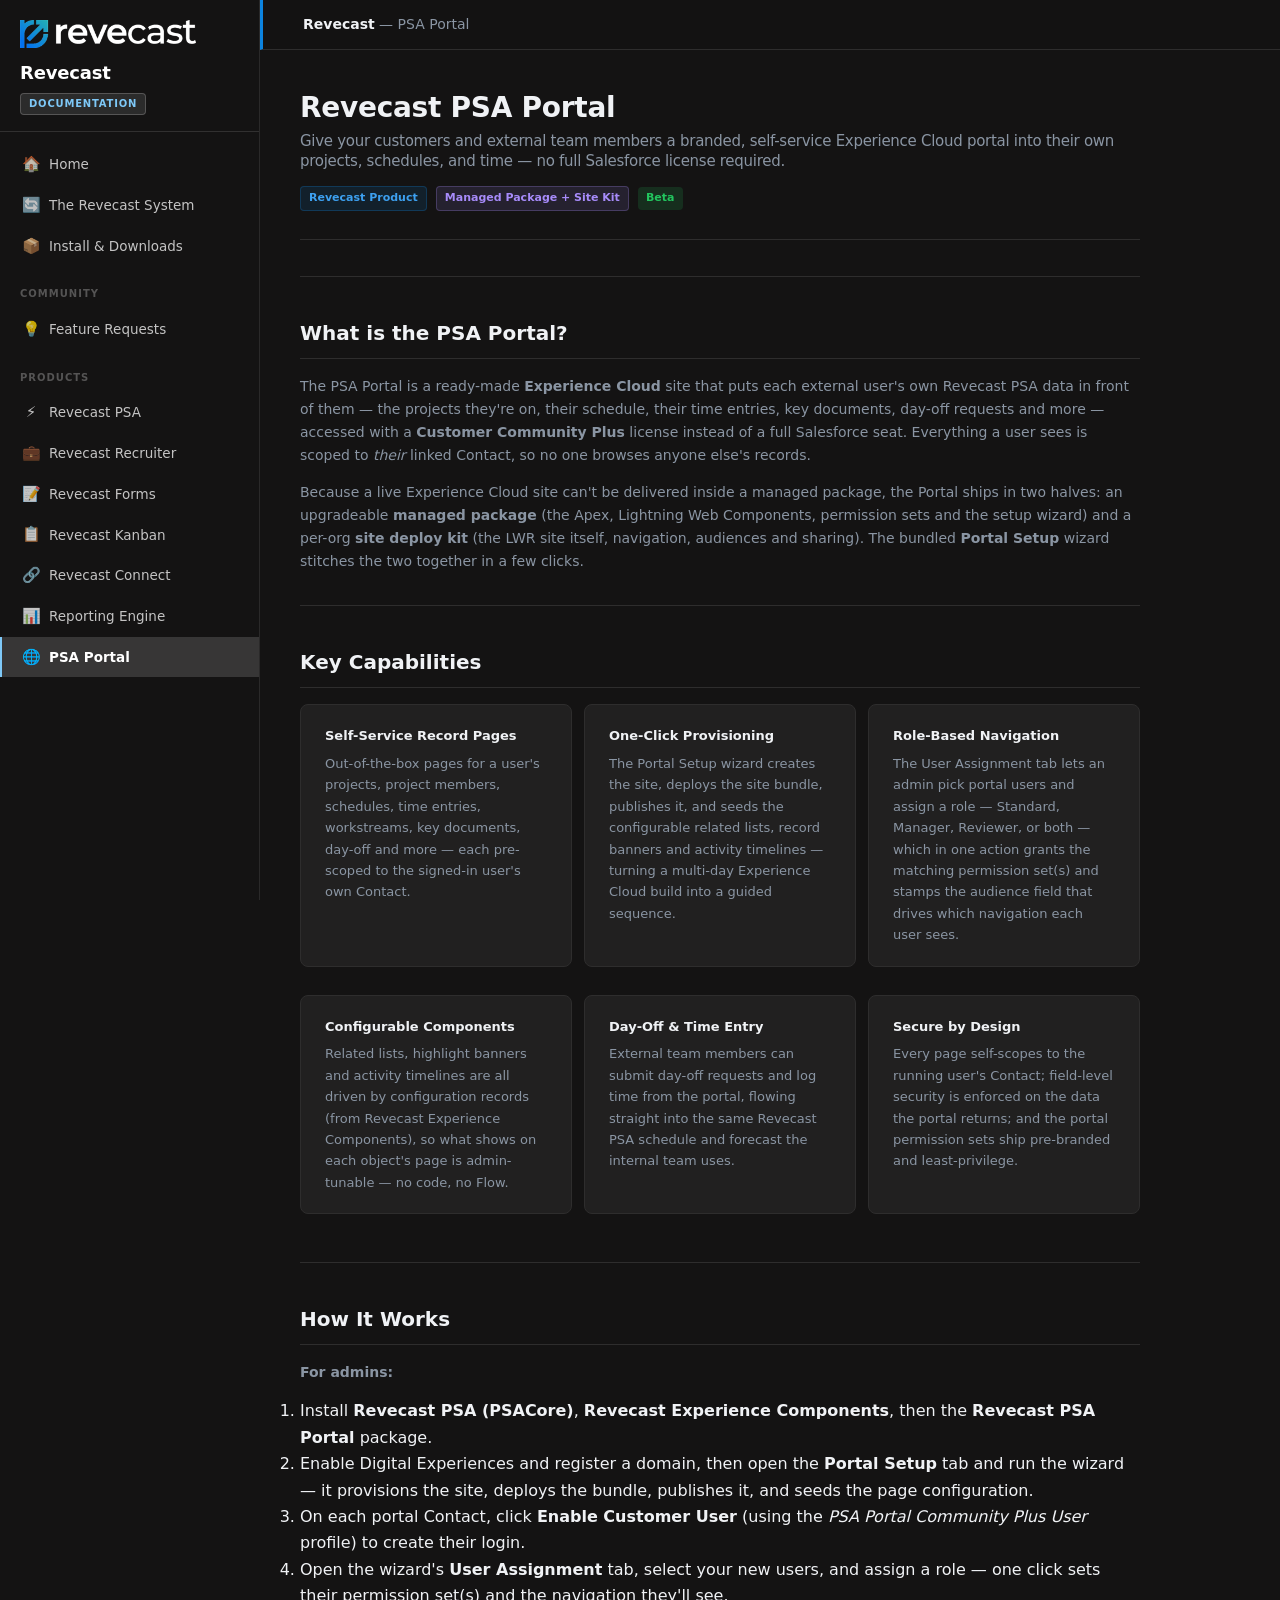
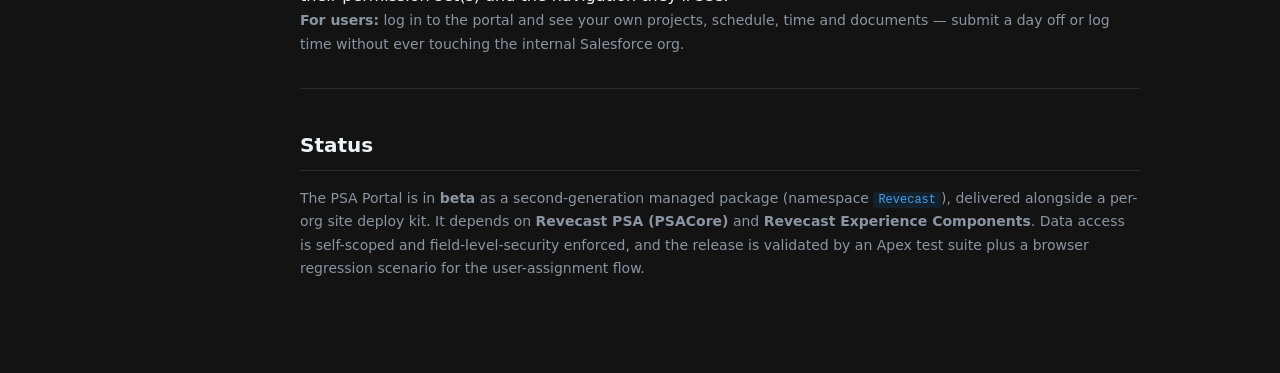
<file: docs/portal.html>
<!DOCTYPE html>
<html lang="en">
<head>
  <meta charset="UTF-8">
  <meta name="viewport" content="width=device-width, initial-scale=1.0">
  <title>Revecast PSA Portal | Revecast</title>
  <link rel="stylesheet" href="shared/style.css">
</head>
<body>

<nav class="sidebar">
  <div class="sidebar-brand">
    <a href="index.html"><img src="shared/logo.svg" alt="Revecast" class="sidebar-logo"></a>
    <a class="logo" href="index.html">Revecast</a>
    <div class="badge">Documentation</div>
  </div>
  <div class="sidebar-nav">
    <a href="index.html"><span class="icon">&#127968;</span> Home</a>
    <a href="system.html"><span class="icon">&#128260;</span> The Revecast System</a>
    <a href="install.html"><span class="icon">&#128230;</span> Install &amp; Downloads</a>

    <div class="nav-section">Community</div>
    <a href="feedback/"><span class="icon">&#128161;</span> Feature Requests</a>

    <div class="nav-section">Products</div>
    <a href="https://revecast.github.io/PSACore/"><span class="icon">&#9889;</span> Revecast PSA</a>
    <a href="https://revecast.github.io/revecast-recruiter/"><span class="icon">&#128188;</span> Revecast Recruiter</a>
    <a href="https://revecast.github.io/revecast-forms/"><span class="icon">&#128221;</span> Revecast Forms</a>
    <a href="https://revecast.github.io/Revecast-Kanban/"><span class="icon">&#128203;</span> Revecast Kanban</a>
    <a href="connect.html"><span class="icon">&#128279;</span> Revecast Connect</a>
    <a href="reporting-engine.html"><span class="icon">&#128202;</span> Reporting Engine</a>
    <a href="portal.html" class="active"><span class="icon">&#127760;</span> PSA Portal</a>
  </div>
</nav>

<div class="main">
  <div class="topbar">
    <button type="button" class="hamburger" aria-label="Menu"><span></span><span></span><span></span></button>
    <div class="topbar-title"><strong>Revecast</strong> &mdash; PSA Portal</div>
    <div class="topbar-meta"></div>
  </div>

  <div class="content">
    <div class="page-hero">
      <h1>Revecast PSA Portal
        <span class="subtitle">Give your customers and external team members a branded, self-service Experience Cloud portal into their own projects, schedules, and time &mdash; no full Salesforce license required.</span>
      </h1>
      <div class="tags">
        <span class="tag tag-blue">Revecast Product</span>
        <span class="tag tag-purple">Managed Package + Site Kit</span>
        <span class="tag tag-green">Beta</span>
      </div>
    </div>

    <hr class="divider">

    <h2>What is the PSA Portal?</h2>

    <p>
      The PSA Portal is a ready-made <strong>Experience Cloud</strong> site that puts each
      external user's own Revecast PSA data in front of them &mdash; the projects they're on,
      their schedule, their time entries, key documents, day-off requests and more &mdash;
      accessed with a <strong>Customer Community Plus</strong> license instead of a full
      Salesforce seat. Everything a user sees is scoped to <em>their</em> linked Contact,
      so no one browses anyone else's records.
    </p>

    <p>
      Because a live Experience Cloud site can't be delivered inside a managed package,
      the Portal ships in two halves: an upgradeable <strong>managed package</strong>
      (the Apex, Lightning Web Components, permission sets and the setup wizard) and a
      per-org <strong>site deploy kit</strong> (the LWR site itself, navigation, audiences
      and sharing). The bundled <strong>Portal Setup</strong> wizard stitches the two
      together in a few clicks.
    </p>

    <hr class="divider">

    <h2>Key Capabilities</h2>

    <div class="card-grid">
      <div class="card">
        <div class="card-title">Self-Service Record Pages</div>
        <p>Out-of-the-box pages for a user's projects, project members, schedules, time entries, workstreams, key documents, day-off and more &mdash; each pre-scoped to the signed-in user's own Contact.</p>
      </div>
      <div class="card">
        <div class="card-title">One-Click Provisioning</div>
        <p>The Portal Setup wizard creates the site, deploys the site bundle, publishes it, and seeds the configurable related lists, record banners and activity timelines &mdash; turning a multi-day Experience Cloud build into a guided sequence.</p>
      </div>
      <div class="card">
        <div class="card-title">Role-Based Navigation</div>
        <p>The User Assignment tab lets an admin pick portal users and assign a role &mdash; Standard, Manager, Reviewer, or both &mdash; which in one action grants the matching permission set(s) and stamps the audience field that drives which navigation each user sees.</p>
      </div>
      <div class="card">
        <div class="card-title">Configurable Components</div>
        <p>Related lists, highlight banners and activity timelines are all driven by configuration records (from Revecast Experience Components), so what shows on each object's page is admin-tunable &mdash; no code, no Flow.</p>
      </div>
      <div class="card">
        <div class="card-title">Day-Off &amp; Time Entry</div>
        <p>External team members can submit day-off requests and log time from the portal, flowing straight into the same Revecast PSA schedule and forecast the internal team uses.</p>
      </div>
      <div class="card">
        <div class="card-title">Secure by Design</div>
        <p>Every page self-scopes to the running user's Contact; field-level security is enforced on the data the portal returns; and the portal permission sets ship pre-branded and least-privilege.</p>
      </div>
    </div>

    <hr class="divider">

    <h2>How It Works</h2>

    <p><strong>For admins:</strong></p>
    <ol>
      <li>Install <strong>Revecast PSA (PSACore)</strong>, <strong>Revecast Experience Components</strong>, then the <strong>Revecast PSA Portal</strong> package.</li>
      <li>Enable Digital Experiences and register a domain, then open the <strong>Portal Setup</strong> tab and run the wizard &mdash; it provisions the site, deploys the bundle, publishes it, and seeds the page configuration.</li>
      <li>On each portal Contact, click <strong>Enable Customer User</strong> (using the <em>PSA Portal Community Plus User</em> profile) to create their login.</li>
      <li>Open the wizard's <strong>User Assignment</strong> tab, select your new users, and assign a role &mdash; one click sets their permission set(s) and the navigation they'll see.</li>
    </ol>

    <p><strong>For users:</strong> log in to the portal and see your own projects, schedule,
      time and documents &mdash; submit a day off or log time without ever touching the
      internal Salesforce org.</p>

    <hr class="divider">

    <h2>Status</h2>

    <p>
      The PSA Portal is in <strong>beta</strong> as a second-generation managed package
      (namespace <code>Revecast</code>), delivered alongside a per-org site deploy kit. It
      depends on <strong>Revecast PSA (PSACore)</strong> and <strong>Revecast Experience
      Components</strong>. Data access is self-scoped and field-level-security enforced, and
      the release is validated by an Apex test suite plus a browser regression scenario for
      the user-assignment flow.
    </p>

  </div>
</div>

<script src="shared/nav.js"></script>
</body>
</html>
</file>
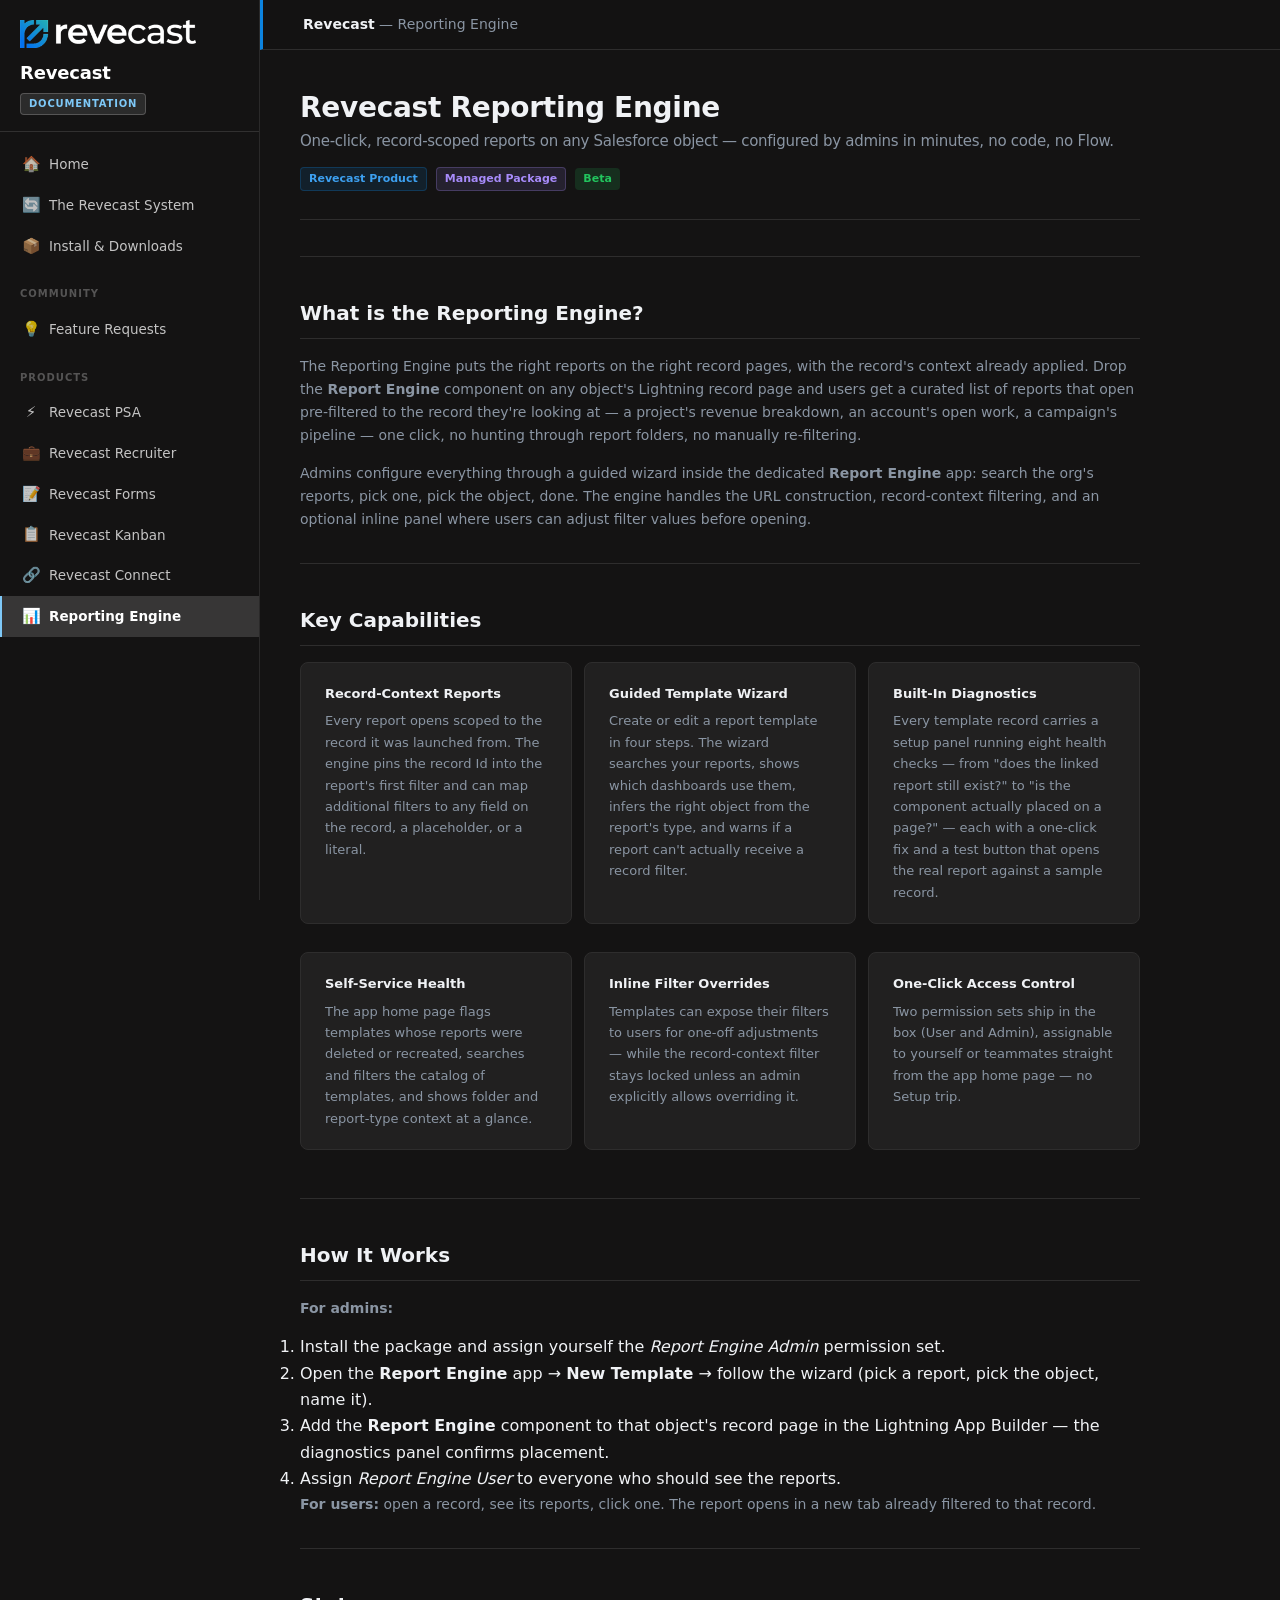
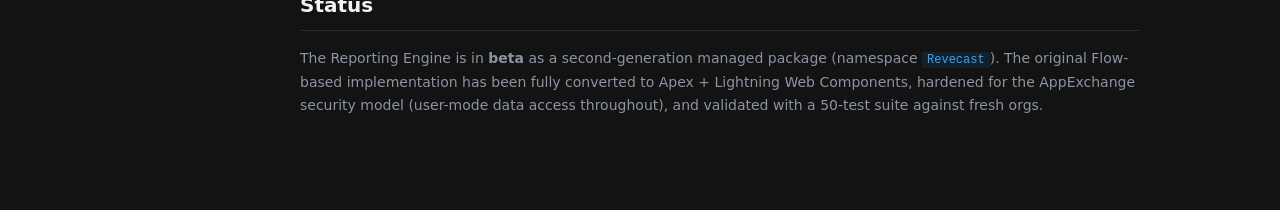
<file: docs/reporting-engine.html>
<!DOCTYPE html>
<html lang="en">
<head>
  <meta charset="UTF-8">
  <meta name="viewport" content="width=device-width, initial-scale=1.0">
  <title>Revecast Reporting Engine | Revecast</title>
  <link rel="stylesheet" href="shared/style.css">
</head>
<body>

<nav class="sidebar">
  <div class="sidebar-brand">
    <a href="index.html"><img src="shared/logo.svg" alt="Revecast" class="sidebar-logo"></a>
    <a class="logo" href="index.html">Revecast</a>
    <div class="badge">Documentation</div>
  </div>
  <div class="sidebar-nav">
    <a href="index.html"><span class="icon">&#127968;</span> Home</a>
    <a href="system.html"><span class="icon">&#128260;</span> The Revecast System</a>
    <a href="install.html"><span class="icon">&#128230;</span> Install &amp; Downloads</a>

    <div class="nav-section">Community</div>
    <a href="feedback/"><span class="icon">&#128161;</span> Feature Requests</a>

    <div class="nav-section">Products</div>
    <a href="https://revecast.github.io/PSACore/"><span class="icon">&#9889;</span> Revecast PSA</a>
    <a href="https://revecast.github.io/revecast-recruiter/"><span class="icon">&#128188;</span> Revecast Recruiter</a>
    <a href="https://revecast.github.io/revecast-forms/"><span class="icon">&#128221;</span> Revecast Forms</a>
    <a href="https://revecast.github.io/Revecast-Kanban/"><span class="icon">&#128203;</span> Revecast Kanban</a>
    <a href="https://revecast.github.io/Revecast-Connect/"><span class="icon">&#128279;</span> Revecast Connect</a>
    <a href="reporting-engine.html" class="active"><span class="icon">&#128202;</span> Reporting Engine</a>
  </div>
</nav>

<div class="main">
  <div class="topbar">
    <button type="button" class="hamburger" aria-label="Menu"><span></span><span></span><span></span></button>
    <div class="topbar-title"><strong>Revecast</strong> &mdash; Reporting Engine</div>
    <div class="topbar-meta"></div>
  </div>

  <div class="content">
    <div class="page-hero">
      <h1>Revecast Reporting Engine
        <span class="subtitle">One-click, record-scoped reports on any Salesforce object &mdash; configured by admins in minutes, no code, no Flow.</span>
      </h1>
      <div class="tags">
        <span class="tag tag-blue">Revecast Product</span>
        <span class="tag tag-purple">Managed Package</span>
        <span class="tag tag-green">Beta</span>
      </div>
    </div>

    <hr class="divider">

    <h2>What is the Reporting Engine?</h2>

    <p>
      The Reporting Engine puts the right reports on the right record pages, with the
      record's context already applied. Drop the <strong>Report Engine</strong> component
      on any object's Lightning record page and users get a curated list of reports that
      open pre-filtered to the record they're looking at &mdash; a project's revenue
      breakdown, an account's open work, a campaign's pipeline &mdash; one click, no
      hunting through report folders, no manually re-filtering.
    </p>

    <p>
      Admins configure everything through a guided wizard inside the dedicated
      <strong>Report Engine</strong> app: search the org's reports, pick one, pick the
      object, done. The engine handles the URL construction, record-context filtering,
      and an optional inline panel where users can adjust filter values before opening.
    </p>

    <hr class="divider">

    <h2>Key Capabilities</h2>

    <div class="card-grid">
      <div class="card">
        <div class="card-title">Record-Context Reports</div>
        <p>Every report opens scoped to the record it was launched from. The engine pins the record Id into the report's first filter and can map additional filters to any field on the record, a placeholder, or a literal.</p>
      </div>
      <div class="card">
        <div class="card-title">Guided Template Wizard</div>
        <p>Create or edit a report template in four steps. The wizard searches your reports, shows which dashboards use them, infers the right object from the report's type, and warns if a report can't actually receive a record filter.</p>
      </div>
      <div class="card">
        <div class="card-title">Built-In Diagnostics</div>
        <p>Every template record carries a setup panel running eight health checks &mdash; from "does the linked report still exist?" to "is the component actually placed on a page?" &mdash; each with a one-click fix and a test button that opens the real report against a sample record.</p>
      </div>
      <div class="card">
        <div class="card-title">Self-Service Health</div>
        <p>The app home page flags templates whose reports were deleted or recreated, searches and filters the catalog of templates, and shows folder and report-type context at a glance.</p>
      </div>
      <div class="card">
        <div class="card-title">Inline Filter Overrides</div>
        <p>Templates can expose their filters to users for one-off adjustments &mdash; while the record-context filter stays locked unless an admin explicitly allows overriding it.</p>
      </div>
      <div class="card">
        <div class="card-title">One-Click Access Control</div>
        <p>Two permission sets ship in the box (User and Admin), assignable to yourself or teammates straight from the app home page &mdash; no Setup trip.</p>
      </div>
    </div>

    <hr class="divider">

    <h2>How It Works</h2>

    <p><strong>For admins:</strong></p>
    <ol>
      <li>Install the package and assign yourself the <em>Report Engine Admin</em> permission set.</li>
      <li>Open the <strong>Report Engine</strong> app &rarr; <strong>New Template</strong> &rarr; follow the wizard (pick a report, pick the object, name it).</li>
      <li>Add the <strong>Report Engine</strong> component to that object's record page in the Lightning App Builder &mdash; the diagnostics panel confirms placement.</li>
      <li>Assign <em>Report Engine User</em> to everyone who should see the reports.</li>
    </ol>

    <p><strong>For users:</strong> open a record, see its reports, click one. The report
      opens in a new tab already filtered to that record.</p>

    <hr class="divider">

    <h2>Status</h2>

    <p>
      The Reporting Engine is in <strong>beta</strong> as a second-generation managed
      package (namespace <code>Revecast</code>). The original Flow-based implementation
      has been fully converted to Apex + Lightning Web Components, hardened for the
      AppExchange security model (user-mode data access throughout), and validated with a
      50-test suite against fresh orgs.
    </p>

  </div>
</div>

<script src="shared/nav.js"></script>
</body>
</html>
</file>
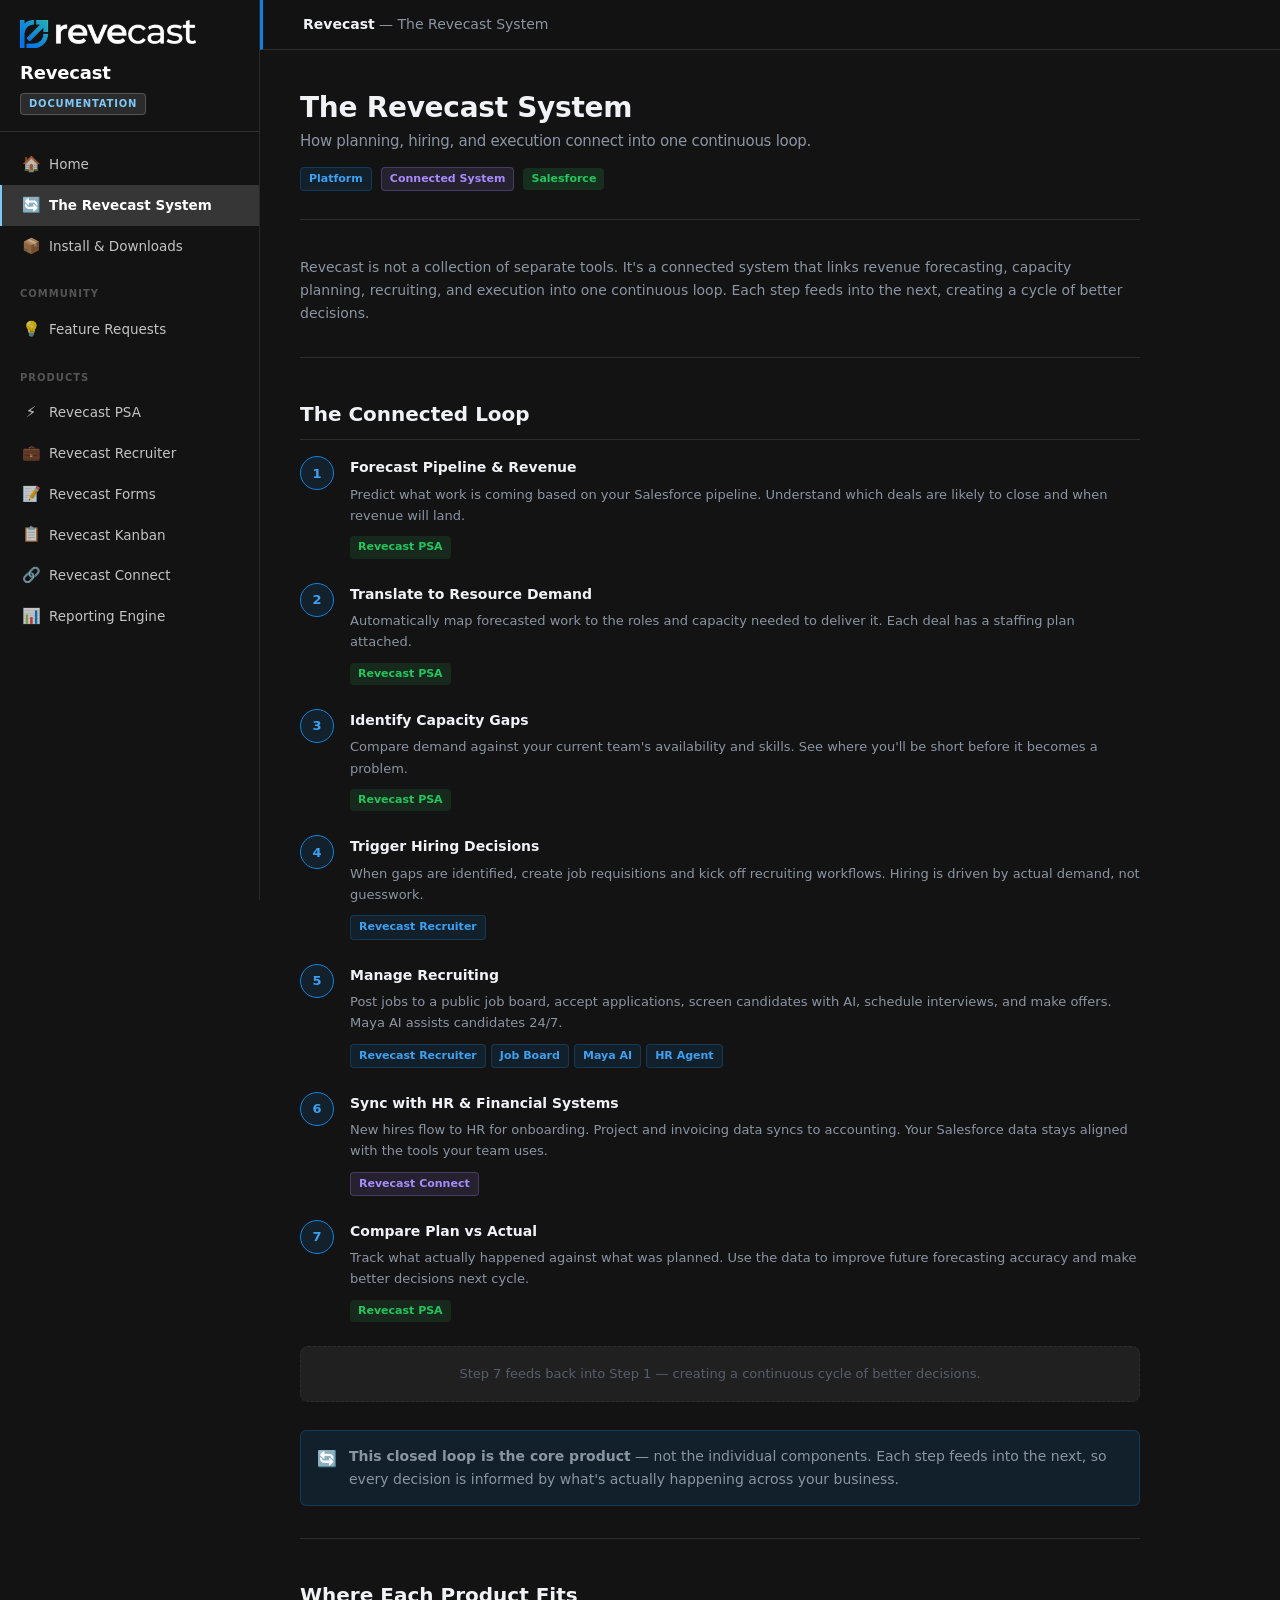
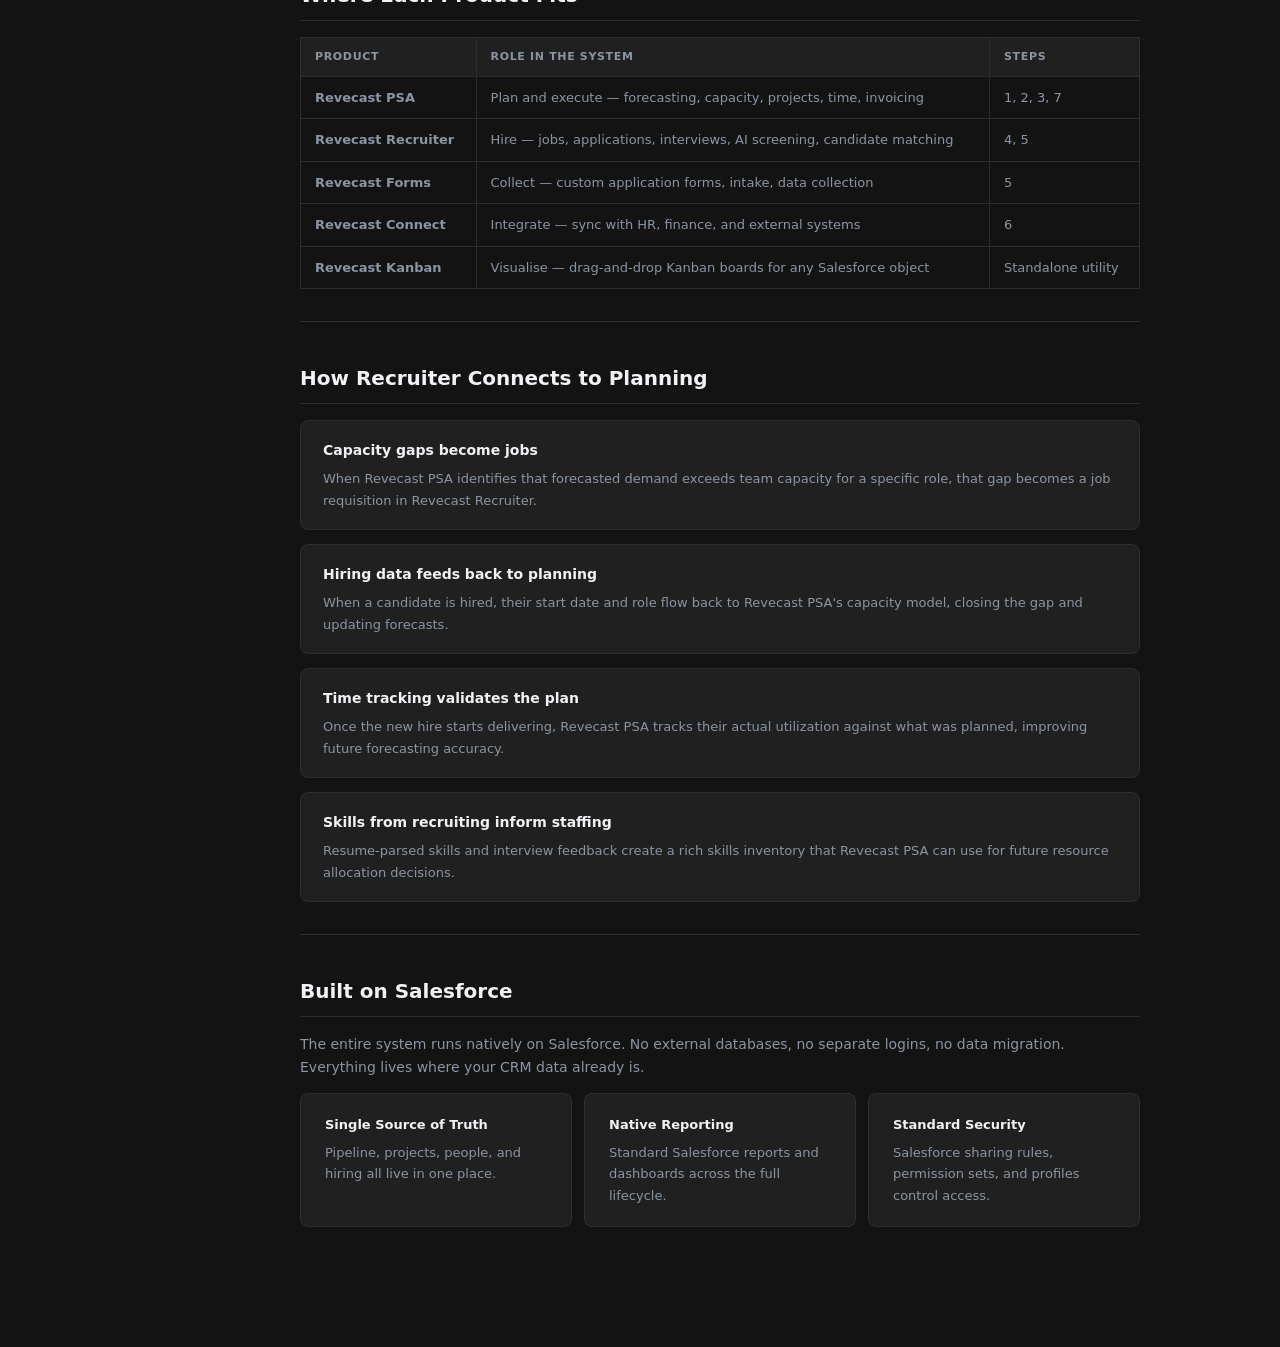
<file: docs/system.html>
<!DOCTYPE html>
<html lang="en">
<head>
  <meta charset="UTF-8">
  <meta name="viewport" content="width=device-width, initial-scale=1.0">
  <title>The Revecast System | Revecast</title>
  <link rel="stylesheet" href="shared/style.css">
  <style>
    .loop-step {
      display: flex;
      gap: 16px;
      margin-bottom: 24px;
      align-items: flex-start;
    }
    .loop-num {
      flex-shrink: 0;
      width: 34px; height: 34px;
      border-radius: 50%;
      background: var(--rc-blue-soft);
      border: 1px solid var(--rc-blue);
      color: var(--rc-blue-hover);
      font-size: 13px;
      font-weight: 700;
      display: flex;
      align-items: center;
      justify-content: center;
    }
    .loop-body { flex: 1; }
    .loop-body strong { font-size: 14px; color: var(--text); display: block; margin-bottom: 4px; }
    .loop-body p { margin: 0 0 6px; font-size: 13px; }
    .loop-body p:last-child { margin-bottom: 0; }
    .loop-product {
      display: inline-block;
      font-size: 11px;
      font-weight: 600;
      padding: 2px 8px;
      border-radius: 4px;
      margin-top: 4px;
      text-decoration: none;
    }
    .loop-product:hover { text-decoration: none; opacity: 0.85; }
    .lp-psa { background: rgba(34,197,94,.12); color: var(--green); }
    .lp-recruiter { background: var(--rc-blue-soft); color: var(--rc-blue-hover); border: 1px solid var(--rc-blue-border); }
    .lp-connect { background: rgba(167,139,250,.12); color: var(--purple); border: 1px solid rgba(167,139,250,.25); }
    .loop-return {
      text-align: center;
      color: var(--text-dim);
      font-size: 13px;
      margin: 8px 0 28px;
      padding: 16px;
      border: 1px dashed var(--border);
      border-radius: 8px;
      background: var(--bg-card);
    }
    .connection-card {
      background: var(--bg-card);
      border: 1px solid var(--border);
      border-radius: 8px;
      padding: 18px 22px;
      margin-bottom: 14px;
    }
    .connection-card h3 { margin: 0 0 6px; font-size: 14px; }
    .connection-card p { margin: 0; font-size: 13px; }
  </style>
</head>
<body>

<nav class="sidebar">
  <div class="sidebar-brand">
    <a href="index.html"><img src="shared/logo.svg" alt="Revecast" class="sidebar-logo"></a>
    <a class="logo" href="index.html">Revecast</a>
    <div class="badge">Documentation</div>
  </div>
  <div class="sidebar-nav">
    <a href="index.html"><span class="icon">&#127968;</span> Home</a>
    <a href="system.html" class="active"><span class="icon">&#128260;</span> The Revecast System</a>
    <a href="install.html"><span class="icon">&#128230;</span> Install &amp; Downloads</a>

    <div class="nav-section">Community</div>
    <a href="feedback/"><span class="icon">&#128161;</span> Feature Requests</a>

    <div class="nav-section">Products</div>
    <a href="https://revecast.github.io/PSACore/"><span class="icon">&#9889;</span> Revecast PSA</a>
    <a href="https://revecast.github.io/revecast-recruiter/"><span class="icon">&#128188;</span> Revecast Recruiter</a>
    <a href="https://revecast.github.io/revecast-forms/"><span class="icon">&#128221;</span> Revecast Forms</a>
    <a href="https://revecast.github.io/Revecast-Kanban/"><span class="icon">&#128203;</span> Revecast Kanban</a>
    <a href="https://revecast.github.io/Revecast-Connect/"><span class="icon">&#128279;</span> Revecast Connect</a>
    <a href="reporting-engine.html"><span class="icon">&#128202;</span> Reporting Engine</a>
  </div>
</nav>

<div class="main">
  <div class="topbar">
    <button type="button" class="hamburger" aria-label="Menu"><span></span><span></span><span></span></button>
    <div class="topbar-title"><strong>Revecast</strong> &mdash; The Revecast System</div>
    <div class="topbar-meta"></div>
  </div>

  <div class="content">
    <div class="page-hero">
      <h1>The Revecast System
        <span class="subtitle">How planning, hiring, and execution connect into one continuous loop.</span>
      </h1>
      <div class="tags">
        <span class="tag tag-blue">Platform</span>
        <span class="tag tag-purple">Connected System</span>
        <span class="tag tag-green">Salesforce</span>
      </div>
    </div>

    <p>
      Revecast is not a collection of separate tools. It's a connected system that links revenue forecasting, capacity planning, recruiting, and execution into one continuous loop. Each step feeds into the next, creating a cycle of better decisions.
    </p>

    <hr class="divider">

    <h2>The Connected Loop</h2>

    <div class="loop-step">
      <div class="loop-num">1</div>
      <div class="loop-body">
        <strong>Forecast Pipeline &amp; Revenue</strong>
        <p>Predict what work is coming based on your Salesforce pipeline. Understand which deals are likely to close and when revenue will land.</p>
        <a href="https://revecast.github.io/PSACore/" class="loop-product lp-psa">Revecast PSA</a>
      </div>
    </div>

    <div class="loop-step">
      <div class="loop-num">2</div>
      <div class="loop-body">
        <strong>Translate to Resource Demand</strong>
        <p>Automatically map forecasted work to the roles and capacity needed to deliver it. Each deal has a staffing plan attached.</p>
        <a href="https://revecast.github.io/PSACore/" class="loop-product lp-psa">Revecast PSA</a>
      </div>
    </div>

    <div class="loop-step">
      <div class="loop-num">3</div>
      <div class="loop-body">
        <strong>Identify Capacity Gaps</strong>
        <p>Compare demand against your current team's availability and skills. See where you'll be short before it becomes a problem.</p>
        <a href="https://revecast.github.io/PSACore/" class="loop-product lp-psa">Revecast PSA</a>
      </div>
    </div>

    <div class="loop-step">
      <div class="loop-num">4</div>
      <div class="loop-body">
        <strong>Trigger Hiring Decisions</strong>
        <p>When gaps are identified, create job requisitions and kick off recruiting workflows. Hiring is driven by actual demand, not guesswork.</p>
        <a href="https://revecast.github.io/revecast-recruiter/" class="loop-product lp-recruiter">Revecast Recruiter</a>
      </div>
    </div>

    <div class="loop-step">
      <div class="loop-num">5</div>
      <div class="loop-body">
        <strong>Manage Recruiting</strong>
        <p>Post jobs to a public job board, accept applications, screen candidates with AI, schedule interviews, and make offers. Maya AI assists candidates 24/7.</p>
        <a href="https://revecast.github.io/revecast-recruiter/" class="loop-product lp-recruiter">Revecast Recruiter</a>
        <a href="https://revecast.github.io/revecast-recruiter/job-board.html" class="loop-product lp-recruiter">Job Board</a>
        <a href="https://revecast.github.io/revecast-recruiter/maya.html" class="loop-product lp-recruiter">Maya AI</a>
        <a href="https://revecast.github.io/revecast-recruiter/hr-agent.html" class="loop-product lp-recruiter">HR Agent</a>
      </div>
    </div>

    <div class="loop-step">
      <div class="loop-num">6</div>
      <div class="loop-body">
        <strong>Sync with HR &amp; Financial Systems</strong>
        <p>New hires flow to HR for onboarding. Project and invoicing data syncs to accounting. Your Salesforce data stays aligned with the tools your team uses.</p>
        <a href="https://revecast.github.io/Revecast-Connect/" class="loop-product lp-connect">Revecast Connect</a>
      </div>
    </div>

    <div class="loop-step">
      <div class="loop-num">7</div>
      <div class="loop-body">
        <strong>Compare Plan vs Actual</strong>
        <p>Track what actually happened against what was planned. Use the data to improve future forecasting accuracy and make better decisions next cycle.</p>
        <a href="https://revecast.github.io/PSACore/" class="loop-product lp-psa">Revecast PSA</a>
      </div>
    </div>

    <div class="loop-return">
      Step 7 feeds back into Step 1 &mdash; creating a continuous cycle of better decisions.
    </div>

    <div class="alert alert-info">
      <span class="alert-icon">&#128260;</span>
      <p><strong>This closed loop is the core product</strong> &mdash; not the individual components. Each step feeds into the next, so every decision is informed by what's actually happening across your business.</p>
    </div>

    <hr class="divider">

    <h2>Where Each Product Fits</h2>

    <table>
      <thead>
        <tr>
          <th>Product</th>
          <th>Role in the System</th>
          <th>Steps</th>
        </tr>
      </thead>
      <tbody>
        <tr>
          <td><strong>Revecast PSA</strong></td>
          <td>Plan and execute &mdash; forecasting, capacity, projects, time, invoicing</td>
          <td>1, 2, 3, 7</td>
        </tr>
        <tr>
          <td><strong>Revecast Recruiter</strong></td>
          <td>Hire &mdash; jobs, applications, interviews, AI screening, candidate matching</td>
          <td>4, 5</td>
        </tr>
        <tr>
          <td><strong>Revecast Forms</strong></td>
          <td>Collect &mdash; custom application forms, intake, data collection</td>
          <td>5</td>
        </tr>
        <tr>
          <td><strong>Revecast Connect</strong></td>
          <td>Integrate &mdash; sync with HR, finance, and external systems</td>
          <td>6</td>
        </tr>
        <tr>
          <td><strong>Revecast Kanban</strong></td>
          <td>Visualise &mdash; drag-and-drop Kanban boards for any Salesforce object</td>
          <td>Standalone utility</td>
        </tr>
      </tbody>
    </table>

    <hr class="divider">

    <h2>How Recruiter Connects to Planning</h2>

    <div class="connection-card">
      <h3>Capacity gaps become jobs</h3>
      <p>When Revecast PSA identifies that forecasted demand exceeds team capacity for a specific role, that gap becomes a job requisition in Revecast Recruiter.</p>
    </div>

    <div class="connection-card">
      <h3>Hiring data feeds back to planning</h3>
      <p>When a candidate is hired, their start date and role flow back to Revecast PSA's capacity model, closing the gap and updating forecasts.</p>
    </div>

    <div class="connection-card">
      <h3>Time tracking validates the plan</h3>
      <p>Once the new hire starts delivering, Revecast PSA tracks their actual utilization against what was planned, improving future forecasting accuracy.</p>
    </div>

    <div class="connection-card">
      <h3>Skills from recruiting inform staffing</h3>
      <p>Resume-parsed skills and interview feedback create a rich skills inventory that Revecast PSA can use for future resource allocation decisions.</p>
    </div>

    <hr class="divider">

    <h2>Built on Salesforce</h2>

    <p>The entire system runs natively on Salesforce. No external databases, no separate logins, no data migration. Everything lives where your CRM data already is.</p>

    <div class="card-grid">
      <div class="card">
        <div class="card-title">Single Source of Truth</div>
        <p>Pipeline, projects, people, and hiring all live in one place.</p>
      </div>
      <div class="card">
        <div class="card-title">Native Reporting</div>
        <p>Standard Salesforce reports and dashboards across the full lifecycle.</p>
      </div>
      <div class="card">
        <div class="card-title">Standard Security</div>
        <p>Salesforce sharing rules, permission sets, and profiles control access.</p>
      </div>
    </div>

  </div>
</div>

<script src="shared/nav.js"></script>
</body>
</html>
</file>
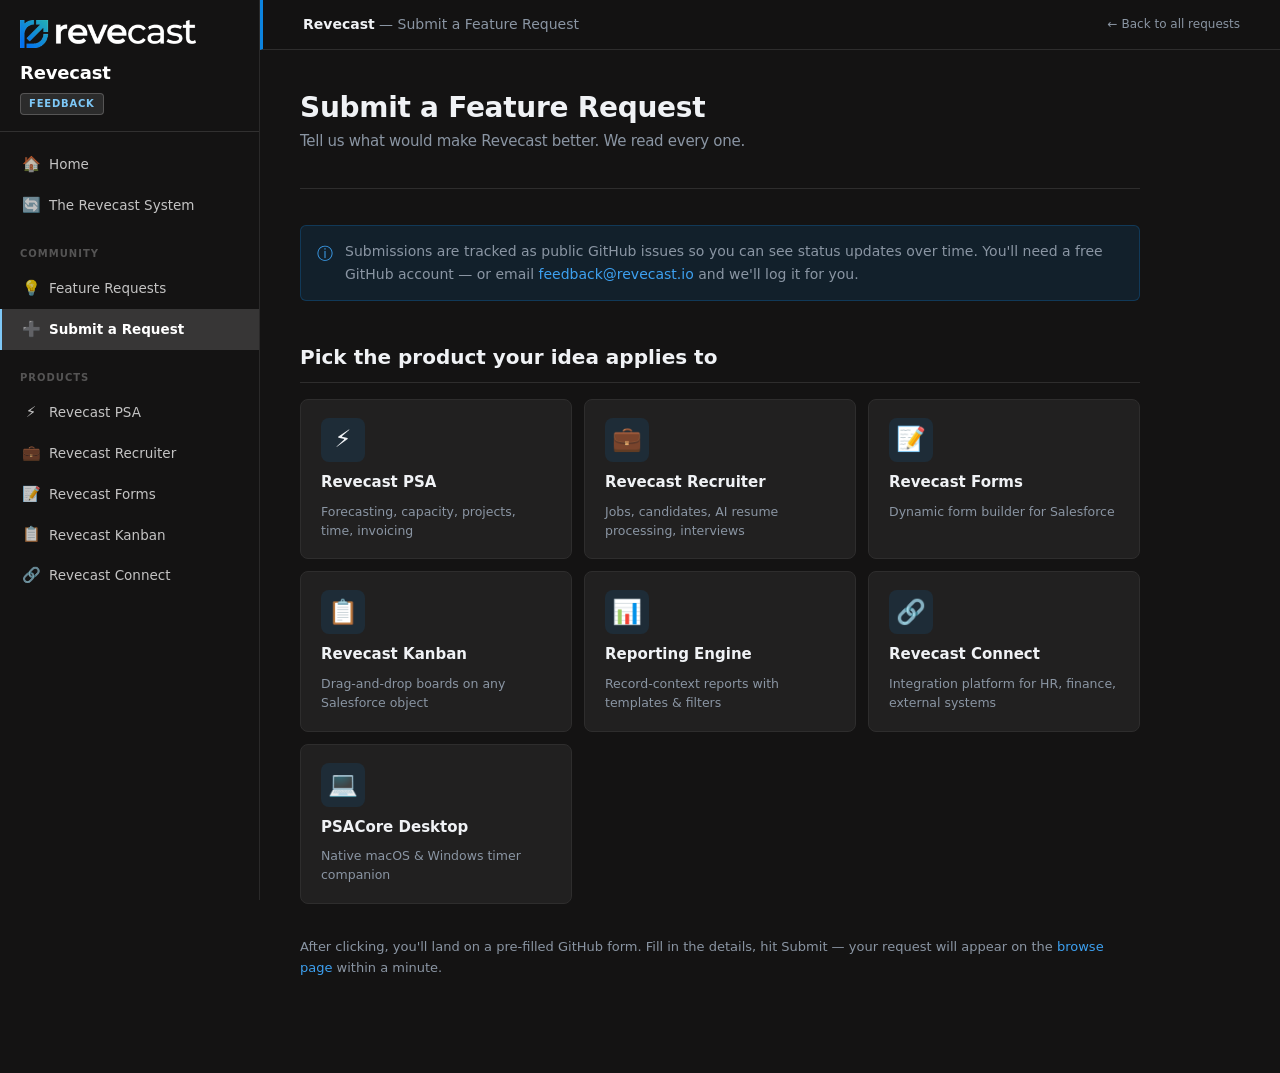
<file: feedback/submit.html>
<!DOCTYPE html>
<html lang="en">
<head>
  <meta charset="UTF-8">
  <meta name="viewport" content="width=device-width, initial-scale=1.0">
  <title>Submit a Feature Request &mdash; Revecast</title>
  <meta name="description" content="Share your idea to make Revecast better. Pick the product your request applies to.">
  <link rel="stylesheet" href="../shared/style.css">
  <link rel="stylesheet" href="feedback.css">
</head>
<body>

<nav class="sidebar">
  <div class="sidebar-brand">
    <a href="../index.html"><img src="../shared/logo.svg" alt="Revecast" class="sidebar-logo"></a>
    <a class="logo" href="../index.html">Revecast</a>
    <div class="badge">Feedback</div>
  </div>
  <div class="sidebar-nav">
    <a href="../index.html"><span class="icon">&#127968;</span> Home</a>
    <a href="../system.html"><span class="icon">&#128260;</span> The Revecast System</a>

    <div class="nav-section">Community</div>
    <a href="./"><span class="icon">&#128161;</span> Feature Requests</a>
    <a href="submit.html" class="active"><span class="icon">&#10133;</span> Submit a Request</a>

    <div class="nav-section">Products</div>
    <a href="https://revecast.github.io/PSACore/"><span class="icon">&#9889;</span> Revecast PSA</a>
    <a href="https://revecast.github.io/revecast-recruiter/"><span class="icon">&#128188;</span> Revecast Recruiter</a>
    <a href="https://revecast.github.io/revecast-forms/"><span class="icon">&#128221;</span> Revecast Forms</a>
    <a href="https://revecast.github.io/Revecast-Kanban/"><span class="icon">&#128203;</span> Revecast Kanban</a>
    <a href="../connect.html"><span class="icon">&#128279;</span> Revecast Connect</a>
  </div>
</nav>

<div class="main">
  <div class="topbar">
    <button type="button" class="hamburger" aria-label="Menu"><span></span><span></span><span></span></button>
    <div class="topbar-title"><strong>Revecast</strong> &mdash; Submit a Feature Request</div>
    <div class="topbar-meta">
      <a href="./" class="topbar-sitemap">&larr; Back to all requests</a>
    </div>
  </div>

  <div class="content">
    <div class="page-hero">
      <h1>Submit a Feature Request
        <span class="subtitle">Tell us what would make Revecast better. We read every one.</span>
      </h1>
    </div>

    <div class="alert alert-info">
      <span class="alert-icon">&#9432;</span>
      <p>Submissions are tracked as public GitHub issues so you can see status updates over time. You'll need a free GitHub account &mdash; or email <a href="mailto:feedback@revecast.io">feedback@revecast.io</a> and we'll log it for you.</p>
    </div>

    <h2>Pick the product your idea applies to</h2>

    <div class="product-grid" id="product-grid">
      <a class="product-tile" data-product="psacore">
        <div class="product-tile-icon">&#9889;</div>
        <div class="product-tile-name">Revecast PSA</div>
        <div class="product-tile-desc">Forecasting, capacity, projects, time, invoicing</div>
      </a>
      <a class="product-tile" data-product="recruiter">
        <div class="product-tile-icon">&#128188;</div>
        <div class="product-tile-name">Revecast Recruiter</div>
        <div class="product-tile-desc">Jobs, candidates, AI resume processing, interviews</div>
      </a>
      <a class="product-tile" data-product="forms">
        <div class="product-tile-icon">&#128221;</div>
        <div class="product-tile-name">Revecast Forms</div>
        <div class="product-tile-desc">Dynamic form builder for Salesforce</div>
      </a>
      <a class="product-tile" data-product="kanban">
        <div class="product-tile-icon">&#128203;</div>
        <div class="product-tile-name">Revecast Kanban</div>
        <div class="product-tile-desc">Drag-and-drop boards on any Salesforce object</div>
      </a>
      <a class="product-tile" data-product="reporting">
        <div class="product-tile-icon">&#128202;</div>
        <div class="product-tile-name">Reporting Engine</div>
        <div class="product-tile-desc">Record-context reports with templates &amp; filters</div>
      </a>
      <a class="product-tile" data-product="connect">
        <div class="product-tile-icon">&#128279;</div>
        <div class="product-tile-name">Revecast Connect</div>
        <div class="product-tile-desc">Integration platform for HR, finance, external systems</div>
      </a>
      <a class="product-tile" data-product="desktop">
        <div class="product-tile-icon">&#128187;</div>
        <div class="product-tile-name">PSACore Desktop</div>
        <div class="product-tile-desc">Native macOS &amp; Windows timer companion</div>
      </a>
    </div>

    <p class="text-note">After clicking, you'll land on a pre-filled GitHub form. Fill in the details, hit Submit &mdash; your request will appear on the <a href="./">browse page</a> within a minute.</p>
  </div>
</div>

<script src="../shared/nav.js"></script>
<script>
  // Build the GitHub Issue Form URL for each product tile,
  // forwarding any incoming query params (e.g. ?product=psacore&org=AcmeCorp)
  // so the in-app PSACore launcher can prefill org context.
  (function () {
    var REPO = "https://github.com/Revecast/feature-requests";
    var incoming = new URLSearchParams(window.location.search);
    var preselected = incoming.get("product");

    var prefill = new URLSearchParams();
    if (incoming.get("org")) prefill.set("org", incoming.get("org"));
    // Any other prefill fields can be added here later.

    document.querySelectorAll(".product-tile").forEach(function (tile) {
      var product = tile.dataset.product;
      var qp = new URLSearchParams(prefill);
      qp.set("template", product + ".yml");
      tile.href = REPO + "/issues/new?" + qp.toString();
      tile.target = "_blank";
      tile.rel = "noopener";
      if (product === preselected) tile.classList.add("preselected");
    });

    // If a product was preselected via URL, scroll its tile into view subtly.
    if (preselected) {
      var pre = document.querySelector('.product-tile.preselected');
      if (pre) pre.scrollIntoView({ behavior: "smooth", block: "center" });
    }
  })();
</script>
</body>
</html>
</file>
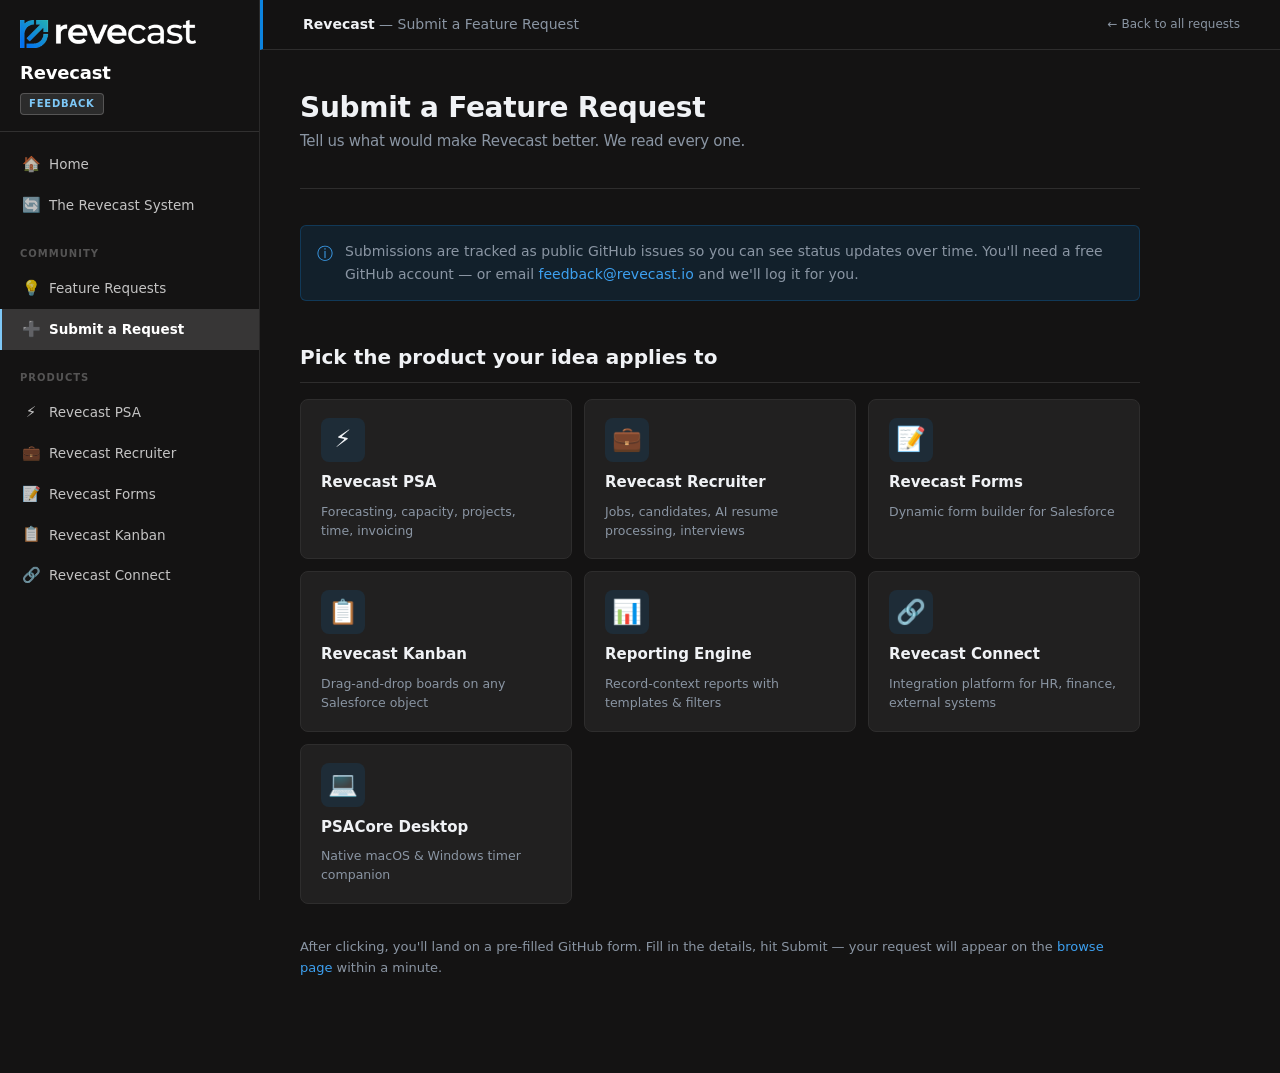
<file: docs/feedback/submit.html>
<!DOCTYPE html>
<html lang="en">
<head>
  <meta charset="UTF-8">
  <meta name="viewport" content="width=device-width, initial-scale=1.0">
  <title>Submit a Feature Request &mdash; Revecast</title>
  <meta name="description" content="Share your idea to make Revecast better. Pick the product your request applies to.">
  <link rel="stylesheet" href="../shared/style.css">
  <link rel="stylesheet" href="feedback.css">
</head>
<body>

<nav class="sidebar">
  <div class="sidebar-brand">
    <a href="../index.html"><img src="../shared/logo.svg" alt="Revecast" class="sidebar-logo"></a>
    <a class="logo" href="../index.html">Revecast</a>
    <div class="badge">Feedback</div>
  </div>
  <div class="sidebar-nav">
    <a href="../index.html"><span class="icon">&#127968;</span> Home</a>
    <a href="../system.html"><span class="icon">&#128260;</span> The Revecast System</a>

    <div class="nav-section">Community</div>
    <a href="./"><span class="icon">&#128161;</span> Feature Requests</a>
    <a href="submit.html" class="active"><span class="icon">&#10133;</span> Submit a Request</a>

    <div class="nav-section">Products</div>
    <a href="https://revecast.github.io/PSACore/"><span class="icon">&#9889;</span> Revecast PSA</a>
    <a href="https://revecast.github.io/revecast-recruiter/"><span class="icon">&#128188;</span> Revecast Recruiter</a>
    <a href="https://revecast.github.io/revecast-forms/"><span class="icon">&#128221;</span> Revecast Forms</a>
    <a href="https://revecast.github.io/Revecast-Kanban/"><span class="icon">&#128203;</span> Revecast Kanban</a>
    <a href="https://revecast.github.io/Revecast-Connect/"><span class="icon">&#128279;</span> Revecast Connect</a>
  </div>
</nav>

<div class="main">
  <div class="topbar">
    <button type="button" class="hamburger" aria-label="Menu"><span></span><span></span><span></span></button>
    <div class="topbar-title"><strong>Revecast</strong> &mdash; Submit a Feature Request</div>
    <div class="topbar-meta">
      <a href="./" class="topbar-sitemap">&larr; Back to all requests</a>
    </div>
  </div>

  <div class="content">
    <div class="page-hero">
      <h1>Submit a Feature Request
        <span class="subtitle">Tell us what would make Revecast better. We read every one.</span>
      </h1>
    </div>

    <div class="alert alert-info">
      <span class="alert-icon">&#9432;</span>
      <p>Submissions are tracked as public GitHub issues so you can see status updates over time. You'll need a free GitHub account &mdash; or email <a href="mailto:feedback@revecast.io">feedback@revecast.io</a> and we'll log it for you.</p>
    </div>

    <h2>Pick the product your idea applies to</h2>

    <div class="product-grid" id="product-grid">
      <a class="product-tile" data-product="psacore">
        <div class="product-tile-icon">&#9889;</div>
        <div class="product-tile-name">Revecast PSA</div>
        <div class="product-tile-desc">Forecasting, capacity, projects, time, invoicing</div>
      </a>
      <a class="product-tile" data-product="recruiter">
        <div class="product-tile-icon">&#128188;</div>
        <div class="product-tile-name">Revecast Recruiter</div>
        <div class="product-tile-desc">Jobs, candidates, AI resume processing, interviews</div>
      </a>
      <a class="product-tile" data-product="forms">
        <div class="product-tile-icon">&#128221;</div>
        <div class="product-tile-name">Revecast Forms</div>
        <div class="product-tile-desc">Dynamic form builder for Salesforce</div>
      </a>
      <a class="product-tile" data-product="kanban">
        <div class="product-tile-icon">&#128203;</div>
        <div class="product-tile-name">Revecast Kanban</div>
        <div class="product-tile-desc">Drag-and-drop boards on any Salesforce object</div>
      </a>
      <a class="product-tile" data-product="reporting">
        <div class="product-tile-icon">&#128202;</div>
        <div class="product-tile-name">Reporting Engine</div>
        <div class="product-tile-desc">Record-context reports with templates &amp; filters</div>
      </a>
      <a class="product-tile" data-product="connect">
        <div class="product-tile-icon">&#128279;</div>
        <div class="product-tile-name">Revecast Connect</div>
        <div class="product-tile-desc">Integration platform for HR, finance, external systems</div>
      </a>
      <a class="product-tile" data-product="desktop">
        <div class="product-tile-icon">&#128187;</div>
        <div class="product-tile-name">PSACore Desktop</div>
        <div class="product-tile-desc">Native macOS &amp; Windows timer companion</div>
      </a>
    </div>

    <p class="text-note">After clicking, you'll land on a pre-filled GitHub form. Fill in the details, hit Submit &mdash; your request will appear on the <a href="./">browse page</a> within a minute.</p>
  </div>
</div>

<script src="../shared/nav.js"></script>
<script>
  // Build the GitHub Issue Form URL for each product tile,
  // forwarding any incoming query params (e.g. ?product=psacore&org=AcmeCorp)
  // so the in-app PSACore launcher can prefill org context.
  (function () {
    var REPO = "https://github.com/Revecast/feature-requests";
    var incoming = new URLSearchParams(window.location.search);
    var preselected = incoming.get("product");

    var prefill = new URLSearchParams();
    if (incoming.get("org")) prefill.set("org", incoming.get("org"));
    // Any other prefill fields can be added here later.

    document.querySelectorAll(".product-tile").forEach(function (tile) {
      var product = tile.dataset.product;
      var qp = new URLSearchParams(prefill);
      qp.set("template", product + ".yml");
      tile.href = REPO + "/issues/new?" + qp.toString();
      tile.target = "_blank";
      tile.rel = "noopener";
      if (product === preselected) tile.classList.add("preselected");
    });

    // If a product was preselected via URL, scroll its tile into view subtly.
    if (preselected) {
      var pre = document.querySelector('.product-tile.preselected');
      if (pre) pre.scrollIntoView({ behavior: "smooth", block: "center" });
    }
  })();
</script>
</body>
</html>
</file>
<file: shared/style.css>
/* Revecast Internal Docs — Shared Styles */

*,
*::before,
*::after {
  box-sizing: border-box;
  margin: 0;
  padding: 0;
}

:root {
  /* Revecast brand palette */
  --rc-blue: #0c83df;
  --rc-blue-hover: #3da0f0;
  --rc-navy: #0c419a;
  --rc-blue-soft: rgba(12, 131, 223, 0.12);
  --rc-blue-border: rgba(12, 131, 223, 0.25);

  /* Surfaces */
  --bg: #141313;
  --bg-surface: #1c1b1b;
  --bg-card: #212020;
  --border: #2e2d2d;

  /* Text */
  --text: #f0f2f5;
  --text-muted: #8a95a3;
  --text-dim: #565e6b;

  /* Semantic colours */
  --green: #22c55e;
  --yellow: #f59e0b;
  --red: #ef4444;
  --purple: #a78bfa;

  /* Aliases used throughout */
  --accent: var(--rc-blue);
  --accent-hover: var(--rc-blue-hover);
  --accent-soft: var(--rc-blue-soft);
  --blue: var(--rc-blue-hover);

  --sidebar-w: 260px;
  --font:
    system-ui, -apple-system, "Segoe UI", Roboto, "Helvetica Neue", sans-serif;
  --font-mono: "SF Mono", "Fira Code", "Cascadia Code", monospace;
}

body {
  font-family: var(--font);
  background: var(--bg);
  color: var(--text);
  line-height: 1.65;
  display: flex;
  min-height: 100vh;
}

/* ── Sidebar (light) ── */
.sidebar {
  width: var(--sidebar-w);
  height: 100vh;
  background: #141313;
  border-right: 1px solid #2a2929;
  position: fixed;
  top: 0;
  left: 0;
  display: flex;
  flex-direction: column;
  overflow-y: auto;
  z-index: 100;
}

.sidebar-brand {
  padding: 20px 20px 16px;
  border-bottom: 1px solid rgba(255, 255, 255, 0.12);
}

.sidebar-brand .sidebar-logo {
  height: 28px;
  width: auto;
  display: block;
  margin-bottom: 10px;
}

.text-note {
  margin-top: 32px;
  color: var(--text-muted);
  font-size: 13px;
}

.sidebar-brand .logo {
  font-size: 18px;
  font-weight: 700;
  color: #ffffff;
  text-decoration: none;
  display: flex;
  align-items: center;
  gap: 8px;
  letter-spacing: -0.01em;
}

/* Revecast wordmark accent — colors the <span> inside .logo */
.sidebar-brand .logo span,
.sidebar-brand .logo .logo-accent {
  color: #7ec8f7;
}

.sidebar-brand .badge {
  display: inline-block;
  margin-top: 5px;
  font-size: 10px;
  font-weight: 600;
  letter-spacing: 0.08em;
  text-transform: uppercase;
  color: #7ec8f7;
  background: rgba(255, 255, 255, 0.1);
  border: 1px solid rgba(255, 255, 255, 0.2);
  padding: 2px 8px;
  border-radius: 4px;
}

.sidebar-nav {
  padding: 12px 0;
  flex: 1;
}

.nav-section {
  padding: 16px 20px 4px;
  font-size: 10px;
  font-weight: 700;
  letter-spacing: 0.1em;
  text-transform: uppercase;
  color: rgba(255, 255, 255, 0.4);
}

.sidebar-nav a {
  display: flex;
  align-items: center;
  gap: 9px;
  padding: 8px 20px;
  font-size: 13.5px;
  color: rgba(255, 255, 255, 0.75);
  text-decoration: none;
  border-left: 2px solid transparent;
  transition: all 0.15s;
}

.sidebar-nav a:hover {
  color: #ffffff;
  background: rgba(255, 255, 255, 0.1);
  border-left-color: #7ec8f7;
}

.sidebar-nav a.active {
  color: #ffffff;
  background: rgba(255, 255, 255, 0.15);
  border-left-color: #7ec8f7;
  font-weight: 600;
}

.sidebar-nav a .icon {
  font-size: 15px;
  width: 18px;
  text-align: center;
}

/* ── Sub-nav items (indented sections under a product) ── */
.sidebar-nav a.nav-sub {
  padding-left: 36px;
  font-size: 12.5px;
  color: rgba(255, 255, 255, 0.55);
  border-left: 2px solid transparent;
}
.sidebar-nav a.nav-sub:hover {
  color: #ffffff;
  background: rgba(255, 255, 255, 0.08);
  border-left-color: #7ec8f7;
}
.sidebar-nav a.nav-sub.active {
  color: #ffffff;
  background: rgba(255, 255, 255, 0.12);
  border-left-color: #7ec8f7;
  font-weight: 600;
}
.sidebar-nav a.nav-sub .icon {
  font-size: 13px;
  width: 16px;
}

/* ── nav-sub with open children: slightly highlighted to show it's the active section ── */
.sidebar-nav a.nav-sub.section-open {
  color: rgba(255, 255, 255, 0.85);
}

/* ── Third-level: individual pages under a section ── */
.sidebar-nav a.nav-child {
  padding-left: 52px;
  font-size: 12px;
  color: rgba(255, 255, 255, 0.4);
  border-left: 2px solid transparent;
}
.sidebar-nav a.nav-child:hover {
  color: rgba(255, 255, 255, 0.85);
  background: rgba(255, 255, 255, 0.06);
  border-left-color: #7ec8f7;
}
.sidebar-nav a.nav-child.active {
  color: #ffffff;
  background: rgba(255, 255, 255, 0.1);
  border-left-color: #7ec8f7;
  font-weight: 600;
}
.sidebar-nav a.nav-child .icon {
  font-size: 12px;
  width: 15px;
}

/* ── Section divider labels (non-clickable, if ever needed) ── */
.nav-section {
  padding: 20px 20px 6px;
  font-size: 10px;
  font-weight: 700;
  letter-spacing: 0.1em;
  text-transform: uppercase;
  color: rgba(255, 255, 255, 0.28);
  pointer-events: none;
}

/* ── Main Content ── */
.main {
  margin-left: var(--sidebar-w);
  flex: 1;
  min-height: 100vh;
}

.topbar {
  position: sticky;
  top: 0;
  background: rgba(20, 19, 19, 0.92);
  -webkit-backdrop-filter: blur(12px);
  backdrop-filter: blur(12px);
  border-bottom: 1px solid var(--border);
  border-left: 3px solid var(--rc-blue);
  padding: 13px 40px;
  display: flex;
  align-items: center;
  justify-content: space-between;
  z-index: 50;
}

.topbar-title {
  font-size: 14px;
  color: var(--text-muted);
}
.topbar-title strong {
  color: var(--text);
}
.topbar-meta {
  font-size: 12px;
  color: var(--text-dim);
}

.content {
  padding: 40px 40px 80px;
  max-width: 920px;
}

/* ── Typography ── */
h1 {
  font-size: 28px;
  font-weight: 700;
  color: var(--text);
  margin-bottom: 8px;
  line-height: 1.3;
  letter-spacing: -0.01em;
}

h1 .subtitle {
  display: block;
  font-size: 15px;
  font-weight: 400;
  color: var(--text-muted);
  margin-top: 6px;
}

h2 {
  font-size: 20px;
  font-weight: 600;
  color: var(--text);
  margin: 40px 0 16px;
  padding-bottom: 8px;
  border-bottom: 1px solid var(--border);
}

h3 {
  font-size: 15px;
  font-weight: 600;
  color: var(--text);
  margin: 24px 0 10px;
}

p {
  margin-bottom: 14px;
  color: var(--text-muted);
  font-size: 14px;
}

a {
  color: var(--rc-blue-hover);
  text-decoration: none;
}
a:hover {
  color: var(--rc-blue);
  text-decoration: underline;
}

/* ── Cards ── */
.card {
  background: var(--bg-card);
  border: 1px solid var(--border);
  border-radius: 8px;
  padding: 20px 24px;
  margin-bottom: 16px;
  transition: border-color 0.15s;
}

.card:hover {
  border-color: var(--rc-blue-border);
}

.card-title {
  font-size: 13px;
  font-weight: 600;
  color: var(--text);
  margin-bottom: 6px;
}

.card p {
  margin-bottom: 0;
  font-size: 13px;
}

.card-grid {
  display: grid;
  grid-template-columns: repeat(auto-fill, minmax(260px, 1fr));
  gap: 12px;
  margin-bottom: 24px;
}

/* ── Table ── */
table {
  width: 100%;
  border-collapse: collapse;
  font-size: 13px;
  margin-bottom: 24px;
}

th {
  text-align: left;
  padding: 10px 14px;
  background: var(--bg-card);
  border: 1px solid var(--border);
  color: var(--text-muted);
  font-size: 11px;
  font-weight: 600;
  letter-spacing: 0.06em;
  text-transform: uppercase;
}

td {
  padding: 10px 14px;
  border: 1px solid var(--border);
  color: var(--text-muted);
  vertical-align: top;
}

tr:hover td {
  background: var(--bg-card);
}

td code,
th code {
  font-family: var(--font-mono);
  font-size: 12px;
}

/* ── Code ── */
pre {
  background: var(--bg-card);
  border: 1px solid var(--border);
  border-radius: 6px;
  padding: 16px 18px;
  overflow-x: auto;
  font-family: var(--font-mono);
  font-size: 12.5px;
  line-height: 1.6;
  color: var(--text);
  margin-bottom: 16px;
}

code {
  font-family: var(--font-mono);
  font-size: 12px;
  color: var(--rc-blue-hover);
  background: var(--rc-blue-soft);
  padding: 1px 5px;
  border-radius: 3px;
}

pre code {
  color: inherit;
  background: none;
  padding: 0;
}

/* ── Badges / Tags ── */
.tag {
  display: inline-block;
  font-size: 11px;
  font-weight: 600;
  padding: 2px 8px;
  border-radius: 4px;
  margin-right: 4px;
}

.tag-green {
  background: rgba(34, 197, 94, 0.15);
  color: var(--green);
}
.tag-yellow {
  background: rgba(245, 158, 11, 0.15);
  color: var(--yellow);
}
.tag-red {
  background: rgba(239, 68, 68, 0.15);
  color: var(--red);
}
.tag-blue {
  background: var(--rc-blue-soft);
  color: var(--rc-blue-hover);
  border: 1px solid var(--rc-blue-border);
}
.tag-purple {
  background: rgba(167, 139, 250, 0.12);
  color: var(--purple);
  border: 1px solid rgba(167, 139, 250, 0.25);
}

/* ── Alert boxes ── */
.alert {
  display: flex;
  gap: 12px;
  padding: 14px 16px;
  border-radius: 6px;
  margin-bottom: 16px;
  font-size: 13px;
}

.alert-icon {
  font-size: 16px;
  flex-shrink: 0;
  margin-top: 1px;
}
.alert p {
  margin: 0;
}

.alert-info {
  background: var(--rc-blue-soft);
  border: 1px solid var(--rc-blue-border);
  color: var(--rc-blue-hover);
}
.alert-warning {
  background: rgba(245, 158, 11, 0.08);
  border: 1px solid rgba(245, 158, 11, 0.2);
  color: #fcd34d;
}
.alert-success {
  background: rgba(34, 197, 94, 0.08);
  border: 1px solid rgba(34, 197, 94, 0.2);
  color: #86efac;
}

/* ── File tree ── */
.filetree {
  background: var(--bg-card);
  border: 1px solid var(--border);
  border-radius: 6px;
  padding: 16px 18px;
  font-family: var(--font-mono);
  font-size: 12.5px;
  line-height: 1.8;
  margin-bottom: 16px;
  overflow-x: auto;
}

.filetree .dir {
  color: var(--rc-blue-hover);
}
.filetree .file {
  color: var(--text-muted);
}
.filetree .note {
  color: var(--text-dim);
  font-style: italic;
}

/* ── Steps ── */
.steps {
  list-style: none;
  counter-reset: steps;
  margin-bottom: 24px;
}

.steps li {
  counter-increment: steps;
  display: flex;
  gap: 16px;
  margin-bottom: 16px;
  font-size: 13.5px;
  color: var(--text-muted);
}

.steps li::before {
  content: counter(steps);
  flex-shrink: 0;
  width: 26px;
  height: 26px;
  border-radius: 50%;
  background: var(--rc-blue-soft);
  border: 1px solid var(--rc-blue);
  color: var(--rc-blue-hover);
  font-size: 12px;
  font-weight: 700;
  display: flex;
  align-items: center;
  justify-content: center;
}

/* ── Divider ── */
.divider {
  border: none;
  border-top: 1px solid var(--border);
  margin: 32px 0;
}

/* ── Diagram card ── */
.card-diagram {
  font-family: var(--font-mono);
  font-size: 12.5px;
  line-height: 2;
}
.card-diagram pre {
  background: none;
  border: none;
  padding: 0;
  margin: 0;
  color: var(--text-muted);
}

/* ── Prose list ── */
.prose-list {
  font-size: 13px;
  color: var(--text-muted);
  padding-left: 20px;
  line-height: 2;
  margin-bottom: 16px;
}

/* ── Hero header ── */
.page-hero {
  margin-bottom: 36px;
  padding-bottom: 28px;
  border-bottom: 1px solid var(--border);
}

.page-hero .tags {
  margin-top: 12px;
}

/* ── Topbar sitemap link ── */
.topbar-sitemap {
  color: var(--text-muted);
  text-decoration: none;
  font-size: 12px;
}
.topbar-sitemap:hover {
  color: var(--text);
}

/* ── Screenshots ── */
.screenshot-figure {
  margin: 0 0 28px;
  border: 1px solid var(--border);
  border-radius: 8px;
  overflow: hidden;
}
.screenshot-figure img {
  width: 100%;
  display: block;
}
.screenshot-figure figcaption {
  padding: 8px 14px;
  font-size: 12px;
  color: var(--text-dim);
  background: var(--bg-card);
  border-top: 1px solid var(--border);
}

/* ═══════════════════════════════════════════
   MOBILE / RESPONSIVE
   ═══════════════════════════════════════════ */

/* ── Hamburger button (hidden on desktop) ── */
.hamburger {
  display: none;
  flex-direction: column;
  justify-content: center;
  gap: 5px;
  width: 36px;
  height: 36px;
  padding: 6px;
  border: 1px solid var(--border);
  border-radius: 6px;
  background: transparent;
  cursor: pointer;
  flex-shrink: 0;
  margin-right: 12px;
}
.hamburger span {
  display: block;
  height: 2px;
  width: 100%;
  background: var(--text-muted);
  border-radius: 2px;
  transition: all 0.2s ease;
}
.hamburger.open span:nth-child(1) {
  transform: translateY(7px) rotate(45deg);
}
.hamburger.open span:nth-child(2) {
  opacity: 0;
}
.hamburger.open span:nth-child(3) {
  transform: translateY(-7px) rotate(-45deg);
}

/* ── Sidebar overlay (mobile tap-to-close backdrop) ── */
.sidebar-overlay {
  display: none;
  position: fixed;
  inset: 0;
  background: rgba(0, 0, 0, 0.5);
  z-index: 99;
}
.sidebar-overlay.visible {
  display: block;
}

@media (max-width: 768px) {
  /* Show hamburger */
  .hamburger {
    display: flex;
  }

  /* Sidebar slides off-screen by default */
  .sidebar {
    transform: translateX(-100%);
    transition: transform 0.25s ease;
    z-index: 200;
  }
  .sidebar.open {
    transform: translateX(0);
  }

  /* Main content fills full width */
  .main {
    margin-left: 0;
  }

  /* Topbar adjustments */
  .topbar {
    padding: 12px 16px;
    border-left: none;
    border-bottom: 2px solid var(--rc-blue);
  }
  .topbar-title {
    font-size: 13px;
  }
  .topbar-meta {
    font-size: 11px;
  }

  /* Content padding */
  .content {
    padding: 24px 16px 60px;
  }

  /* Typography scale down slightly */
  h1 {
    font-size: 22px;
  }
  h2 {
    font-size: 17px;
  }

  /* Card grids → single column */
  .card-grid,
  .feature-grid {
    grid-template-columns: 1fr !important;
  }

  /* Tables → horizontal scroll */
  table {
    display: block;
    overflow-x: auto;
    -webkit-overflow-scrolling: touch;
  }

  /* Tags wrap */
  .tags {
    flex-wrap: wrap;
  }

  /* Page hero padding */
  .page-hero {
    margin-bottom: 24px;
    padding-bottom: 20px;
  }

  /* Sitemap tree → single column */
  .tree-root {
    flex-direction: column;
    gap: 16px;
  }
  .tree-section {
    min-width: unset;
    width: 100%;
  }
  .tree-home {
    width: 100%;
  }
}
</file>
<file: docs/shared/style.css>
/* Revecast Internal Docs — Shared Styles */

*,
*::before,
*::after {
  box-sizing: border-box;
  margin: 0;
  padding: 0;
}

:root {
  /* Revecast brand palette */
  --rc-blue: #0c83df;
  --rc-blue-hover: #3da0f0;
  --rc-navy: #0c419a;
  --rc-blue-soft: rgba(12, 131, 223, 0.12);
  --rc-blue-border: rgba(12, 131, 223, 0.25);

  /* Surfaces */
  --bg: #141313;
  --bg-surface: #1c1b1b;
  --bg-card: #212020;
  --border: #2e2d2d;

  /* Text */
  --text: #f0f2f5;
  --text-muted: #8a95a3;
  --text-dim: #565e6b;

  /* Semantic colours */
  --green: #22c55e;
  --yellow: #f59e0b;
  --red: #ef4444;
  --purple: #a78bfa;

  /* Aliases used throughout */
  --accent: var(--rc-blue);
  --accent-hover: var(--rc-blue-hover);
  --accent-soft: var(--rc-blue-soft);
  --blue: var(--rc-blue-hover);

  --sidebar-w: 260px;
  --font:
    system-ui, -apple-system, "Segoe UI", Roboto, "Helvetica Neue", sans-serif;
  --font-mono: "SF Mono", "Fira Code", "Cascadia Code", monospace;
}

body {
  font-family: var(--font);
  background: var(--bg);
  color: var(--text);
  line-height: 1.65;
  display: flex;
  min-height: 100vh;
}

/* ── Sidebar (light) ── */
.sidebar {
  width: var(--sidebar-w);
  height: 100vh;
  background: #141313;
  border-right: 1px solid #2a2929;
  position: fixed;
  top: 0;
  left: 0;
  display: flex;
  flex-direction: column;
  overflow-y: auto;
  z-index: 100;
}

.sidebar-brand {
  padding: 20px 20px 16px;
  border-bottom: 1px solid rgba(255, 255, 255, 0.12);
}

.sidebar-brand .sidebar-logo {
  height: 28px;
  width: auto;
  display: block;
  margin-bottom: 10px;
}

.text-note {
  margin-top: 32px;
  color: var(--text-muted);
  font-size: 13px;
}

.sidebar-brand .logo {
  font-size: 18px;
  font-weight: 700;
  color: #ffffff;
  text-decoration: none;
  display: flex;
  align-items: center;
  gap: 8px;
  letter-spacing: -0.01em;
}

/* Revecast wordmark accent — colors the <span> inside .logo */
.sidebar-brand .logo span,
.sidebar-brand .logo .logo-accent {
  color: #7ec8f7;
}

.sidebar-brand .badge {
  display: inline-block;
  margin-top: 5px;
  font-size: 10px;
  font-weight: 600;
  letter-spacing: 0.08em;
  text-transform: uppercase;
  color: #7ec8f7;
  background: rgba(255, 255, 255, 0.1);
  border: 1px solid rgba(255, 255, 255, 0.2);
  padding: 2px 8px;
  border-radius: 4px;
}

.sidebar-nav {
  padding: 12px 0;
  flex: 1;
}

.nav-section {
  padding: 16px 20px 4px;
  font-size: 10px;
  font-weight: 700;
  letter-spacing: 0.1em;
  text-transform: uppercase;
  color: rgba(255, 255, 255, 0.4);
}

.sidebar-nav a {
  display: flex;
  align-items: center;
  gap: 9px;
  padding: 8px 20px;
  font-size: 13.5px;
  color: rgba(255, 255, 255, 0.75);
  text-decoration: none;
  border-left: 2px solid transparent;
  transition: all 0.15s;
}

.sidebar-nav a:hover {
  color: #ffffff;
  background: rgba(255, 255, 255, 0.1);
  border-left-color: #7ec8f7;
}

.sidebar-nav a.active {
  color: #ffffff;
  background: rgba(255, 255, 255, 0.15);
  border-left-color: #7ec8f7;
  font-weight: 600;
}

.sidebar-nav a .icon {
  font-size: 15px;
  width: 18px;
  text-align: center;
}

/* ── Sub-nav items (indented sections under a product) ── */
.sidebar-nav a.nav-sub {
  padding-left: 36px;
  font-size: 12.5px;
  color: rgba(255, 255, 255, 0.55);
  border-left: 2px solid transparent;
}
.sidebar-nav a.nav-sub:hover {
  color: #ffffff;
  background: rgba(255, 255, 255, 0.08);
  border-left-color: #7ec8f7;
}
.sidebar-nav a.nav-sub.active {
  color: #ffffff;
  background: rgba(255, 255, 255, 0.12);
  border-left-color: #7ec8f7;
  font-weight: 600;
}
.sidebar-nav a.nav-sub .icon {
  font-size: 13px;
  width: 16px;
}

/* ── nav-sub with open children: slightly highlighted to show it's the active section ── */
.sidebar-nav a.nav-sub.section-open {
  color: rgba(255, 255, 255, 0.85);
}

/* ── Third-level: individual pages under a section ── */
.sidebar-nav a.nav-child {
  padding-left: 52px;
  font-size: 12px;
  color: rgba(255, 255, 255, 0.4);
  border-left: 2px solid transparent;
}
.sidebar-nav a.nav-child:hover {
  color: rgba(255, 255, 255, 0.85);
  background: rgba(255, 255, 255, 0.06);
  border-left-color: #7ec8f7;
}
.sidebar-nav a.nav-child.active {
  color: #ffffff;
  background: rgba(255, 255, 255, 0.1);
  border-left-color: #7ec8f7;
  font-weight: 600;
}
.sidebar-nav a.nav-child .icon {
  font-size: 12px;
  width: 15px;
}

/* ── Section divider labels (non-clickable, if ever needed) ── */
.nav-section {
  padding: 20px 20px 6px;
  font-size: 10px;
  font-weight: 700;
  letter-spacing: 0.1em;
  text-transform: uppercase;
  color: rgba(255, 255, 255, 0.28);
  pointer-events: none;
}

/* ── Main Content ── */
.main {
  margin-left: var(--sidebar-w);
  flex: 1;
  min-height: 100vh;
}

.topbar {
  position: sticky;
  top: 0;
  background: rgba(20, 19, 19, 0.92);
  -webkit-backdrop-filter: blur(12px);
  backdrop-filter: blur(12px);
  border-bottom: 1px solid var(--border);
  border-left: 3px solid var(--rc-blue);
  padding: 13px 40px;
  display: flex;
  align-items: center;
  justify-content: space-between;
  z-index: 50;
}

.topbar-title {
  font-size: 14px;
  color: var(--text-muted);
}
.topbar-title strong {
  color: var(--text);
}
.topbar-meta {
  font-size: 12px;
  color: var(--text-dim);
}

.content {
  padding: 40px 40px 80px;
  max-width: 920px;
}

/* ── Typography ── */
h1 {
  font-size: 28px;
  font-weight: 700;
  color: var(--text);
  margin-bottom: 8px;
  line-height: 1.3;
  letter-spacing: -0.01em;
}

h1 .subtitle {
  display: block;
  font-size: 15px;
  font-weight: 400;
  color: var(--text-muted);
  margin-top: 6px;
}

h2 {
  font-size: 20px;
  font-weight: 600;
  color: var(--text);
  margin: 40px 0 16px;
  padding-bottom: 8px;
  border-bottom: 1px solid var(--border);
}

h3 {
  font-size: 15px;
  font-weight: 600;
  color: var(--text);
  margin: 24px 0 10px;
}

p {
  margin-bottom: 14px;
  color: var(--text-muted);
  font-size: 14px;
}

a {
  color: var(--rc-blue-hover);
  text-decoration: none;
}
a:hover {
  color: var(--rc-blue);
  text-decoration: underline;
}

/* ── Cards ── */
.card {
  background: var(--bg-card);
  border: 1px solid var(--border);
  border-radius: 8px;
  padding: 20px 24px;
  margin-bottom: 16px;
  transition: border-color 0.15s;
}

.card:hover {
  border-color: var(--rc-blue-border);
}

.card-title {
  font-size: 13px;
  font-weight: 600;
  color: var(--text);
  margin-bottom: 6px;
}

.card p {
  margin-bottom: 0;
  font-size: 13px;
}

.card-grid {
  display: grid;
  grid-template-columns: repeat(auto-fill, minmax(260px, 1fr));
  gap: 12px;
  margin-bottom: 24px;
}

/* ── Table ── */
table {
  width: 100%;
  border-collapse: collapse;
  font-size: 13px;
  margin-bottom: 24px;
}

th {
  text-align: left;
  padding: 10px 14px;
  background: var(--bg-card);
  border: 1px solid var(--border);
  color: var(--text-muted);
  font-size: 11px;
  font-weight: 600;
  letter-spacing: 0.06em;
  text-transform: uppercase;
}

td {
  padding: 10px 14px;
  border: 1px solid var(--border);
  color: var(--text-muted);
  vertical-align: top;
}

tr:hover td {
  background: var(--bg-card);
}

td code,
th code {
  font-family: var(--font-mono);
  font-size: 12px;
}

/* ── Code ── */
pre {
  background: var(--bg-card);
  border: 1px solid var(--border);
  border-radius: 6px;
  padding: 16px 18px;
  overflow-x: auto;
  font-family: var(--font-mono);
  font-size: 12.5px;
  line-height: 1.6;
  color: var(--text);
  margin-bottom: 16px;
}

code {
  font-family: var(--font-mono);
  font-size: 12px;
  color: var(--rc-blue-hover);
  background: var(--rc-blue-soft);
  padding: 1px 5px;
  border-radius: 3px;
}

pre code {
  color: inherit;
  background: none;
  padding: 0;
}

/* ── Badges / Tags ── */
.tag {
  display: inline-block;
  font-size: 11px;
  font-weight: 600;
  padding: 2px 8px;
  border-radius: 4px;
  margin-right: 4px;
}

.tag-green {
  background: rgba(34, 197, 94, 0.15);
  color: var(--green);
}
.tag-yellow {
  background: rgba(245, 158, 11, 0.15);
  color: var(--yellow);
}
.tag-red {
  background: rgba(239, 68, 68, 0.15);
  color: var(--red);
}
.tag-blue {
  background: var(--rc-blue-soft);
  color: var(--rc-blue-hover);
  border: 1px solid var(--rc-blue-border);
}
.tag-purple {
  background: rgba(167, 139, 250, 0.12);
  color: var(--purple);
  border: 1px solid rgba(167, 139, 250, 0.25);
}

/* ── Alert boxes ── */
.alert {
  display: flex;
  gap: 12px;
  padding: 14px 16px;
  border-radius: 6px;
  margin-bottom: 16px;
  font-size: 13px;
}

.alert-icon {
  font-size: 16px;
  flex-shrink: 0;
  margin-top: 1px;
}
.alert p {
  margin: 0;
}

.alert-info {
  background: var(--rc-blue-soft);
  border: 1px solid var(--rc-blue-border);
  color: var(--rc-blue-hover);
}
.alert-warning {
  background: rgba(245, 158, 11, 0.08);
  border: 1px solid rgba(245, 158, 11, 0.2);
  color: #fcd34d;
}
.alert-success {
  background: rgba(34, 197, 94, 0.08);
  border: 1px solid rgba(34, 197, 94, 0.2);
  color: #86efac;
}

/* ── File tree ── */
.filetree {
  background: var(--bg-card);
  border: 1px solid var(--border);
  border-radius: 6px;
  padding: 16px 18px;
  font-family: var(--font-mono);
  font-size: 12.5px;
  line-height: 1.8;
  margin-bottom: 16px;
  overflow-x: auto;
}

.filetree .dir {
  color: var(--rc-blue-hover);
}
.filetree .file {
  color: var(--text-muted);
}
.filetree .note {
  color: var(--text-dim);
  font-style: italic;
}

/* ── Steps ── */
.steps {
  list-style: none;
  counter-reset: steps;
  margin-bottom: 24px;
}

.steps li {
  counter-increment: steps;
  display: flex;
  gap: 16px;
  margin-bottom: 16px;
  font-size: 13.5px;
  color: var(--text-muted);
}

.steps li::before {
  content: counter(steps);
  flex-shrink: 0;
  width: 26px;
  height: 26px;
  border-radius: 50%;
  background: var(--rc-blue-soft);
  border: 1px solid var(--rc-blue);
  color: var(--rc-blue-hover);
  font-size: 12px;
  font-weight: 700;
  display: flex;
  align-items: center;
  justify-content: center;
}

/* ── Divider ── */
.divider {
  border: none;
  border-top: 1px solid var(--border);
  margin: 32px 0;
}

/* ── Diagram card ── */
.card-diagram {
  font-family: var(--font-mono);
  font-size: 12.5px;
  line-height: 2;
}
.card-diagram pre {
  background: none;
  border: none;
  padding: 0;
  margin: 0;
  color: var(--text-muted);
}

/* ── Prose list ── */
.prose-list {
  font-size: 13px;
  color: var(--text-muted);
  padding-left: 20px;
  line-height: 2;
  margin-bottom: 16px;
}

/* ── Hero header ── */
.page-hero {
  margin-bottom: 36px;
  padding-bottom: 28px;
  border-bottom: 1px solid var(--border);
}

.page-hero .tags {
  margin-top: 12px;
}

/* ── Topbar sitemap link ── */
.topbar-sitemap {
  color: var(--text-muted);
  text-decoration: none;
  font-size: 12px;
}
.topbar-sitemap:hover {
  color: var(--text);
}

/* ── Screenshots ── */
.screenshot-figure {
  margin: 0 0 28px;
  border: 1px solid var(--border);
  border-radius: 8px;
  overflow: hidden;
}
.screenshot-figure img {
  width: 100%;
  display: block;
}
.screenshot-figure figcaption {
  padding: 8px 14px;
  font-size: 12px;
  color: var(--text-dim);
  background: var(--bg-card);
  border-top: 1px solid var(--border);
}

/* ═══════════════════════════════════════════
   MOBILE / RESPONSIVE
   ═══════════════════════════════════════════ */

/* ── Hamburger button (hidden on desktop) ── */
.hamburger {
  display: none;
  flex-direction: column;
  justify-content: center;
  gap: 5px;
  width: 36px;
  height: 36px;
  padding: 6px;
  border: 1px solid var(--border);
  border-radius: 6px;
  background: transparent;
  cursor: pointer;
  flex-shrink: 0;
  margin-right: 12px;
}
.hamburger span {
  display: block;
  height: 2px;
  width: 100%;
  background: var(--text-muted);
  border-radius: 2px;
  transition: all 0.2s ease;
}
.hamburger.open span:nth-child(1) {
  transform: translateY(7px) rotate(45deg);
}
.hamburger.open span:nth-child(2) {
  opacity: 0;
}
.hamburger.open span:nth-child(3) {
  transform: translateY(-7px) rotate(-45deg);
}

/* ── Sidebar overlay (mobile tap-to-close backdrop) ── */
.sidebar-overlay {
  display: none;
  position: fixed;
  inset: 0;
  background: rgba(0, 0, 0, 0.5);
  z-index: 99;
}
.sidebar-overlay.visible {
  display: block;
}

@media (max-width: 768px) {
  /* Show hamburger */
  .hamburger {
    display: flex;
  }

  /* Sidebar slides off-screen by default */
  .sidebar {
    transform: translateX(-100%);
    transition: transform 0.25s ease;
    z-index: 200;
  }
  .sidebar.open {
    transform: translateX(0);
  }

  /* Main content fills full width */
  .main {
    margin-left: 0;
  }

  /* Topbar adjustments */
  .topbar {
    padding: 12px 16px;
    border-left: none;
    border-bottom: 2px solid var(--rc-blue);
  }
  .topbar-title {
    font-size: 13px;
  }
  .topbar-meta {
    font-size: 11px;
  }

  /* Content padding */
  .content {
    padding: 24px 16px 60px;
  }

  /* Typography scale down slightly */
  h1 {
    font-size: 22px;
  }
  h2 {
    font-size: 17px;
  }

  /* Card grids → single column */
  .card-grid,
  .feature-grid {
    grid-template-columns: 1fr !important;
  }

  /* Tables → horizontal scroll */
  table {
    display: block;
    overflow-x: auto;
    -webkit-overflow-scrolling: touch;
  }

  /* Tags wrap */
  .tags {
    flex-wrap: wrap;
  }

  /* Page hero padding */
  .page-hero {
    margin-bottom: 24px;
    padding-bottom: 20px;
  }

  /* Sitemap tree → single column */
  .tree-root {
    flex-direction: column;
    gap: 16px;
  }
  .tree-section {
    min-width: unset;
    width: 100%;
  }
  .tree-home {
    width: 100%;
  }
}
</file>
<file: feedback/feedback.css>
/* ── Feedback site — Revecast feature request hub ── */

/* Wider content area for list view */
.content-wide {
  max-width: 1080px;
}

/* ── Submit button in topbar ── */
.btn-submit {
  display: inline-flex;
  align-items: center;
  gap: 6px;
  font-size: 12.5px;
  font-weight: 600;
  color: #ffffff;
  background: var(--rc-blue);
  border: 1px solid var(--rc-blue);
  padding: 6px 14px;
  border-radius: 6px;
  text-decoration: none;
  transition: all 0.15s;
}
.btn-submit:hover {
  background: var(--rc-blue-hover);
  border-color: var(--rc-blue-hover);
  color: #ffffff;
  text-decoration: none;
}

/* ── Stats strip ── */
.stats-strip {
  display: grid;
  grid-template-columns: repeat(auto-fit, minmax(140px, 1fr));
  gap: 10px;
  margin: 0 0 24px;
}
.stat-tile {
  background: var(--bg-card);
  border: 1px solid var(--border);
  border-radius: 8px;
  padding: 14px 16px;
}
.stat-tile-value {
  font-size: 22px;
  font-weight: 700;
  color: var(--text);
  line-height: 1.1;
}
.stat-tile-label {
  font-size: 11px;
  font-weight: 600;
  color: var(--text-muted);
  text-transform: uppercase;
  letter-spacing: 0.06em;
  margin-top: 4px;
}
.stat-tile-accent-blue   { border-left: 3px solid var(--rc-blue); }
.stat-tile-accent-green  { border-left: 3px solid var(--green); }
.stat-tile-accent-yellow { border-left: 3px solid var(--yellow); }
.stat-tile-accent-purple { border-left: 3px solid var(--purple); }

/* ── Filter bar ── */
.filter-bar {
  display: flex;
  flex-wrap: wrap;
  gap: 18px 24px;
  align-items: flex-end;
  margin-bottom: 20px;
  padding: 16px 18px;
  background: var(--bg-card);
  border: 1px solid var(--border);
  border-radius: 8px;
}
.filter-group {
  display: flex;
  flex-direction: column;
  gap: 8px;
  min-width: 0;
}
.filter-label {
  font-size: 10px;
  font-weight: 700;
  color: var(--text-dim);
  text-transform: uppercase;
  letter-spacing: 0.08em;
}
.filter-search {
  flex: 1;
  min-width: 220px;
  flex-direction: row;
  align-items: stretch;
  gap: 8px;
}
.filter-search input,
.filter-search select {
  background: var(--bg-surface);
  border: 1px solid var(--border);
  border-radius: 6px;
  color: var(--text);
  font-size: 13px;
  padding: 7px 10px;
  font-family: inherit;
}
.filter-search input {
  flex: 1;
  min-width: 0;
}
.filter-search input:focus,
.filter-search select:focus {
  outline: none;
  border-color: var(--rc-blue);
}

/* ── Chip row ── */
.chip-row {
  display: flex;
  flex-wrap: wrap;
  gap: 6px;
}
.chip {
  font-family: inherit;
  font-size: 12px;
  font-weight: 500;
  color: var(--text-muted);
  background: var(--bg-surface);
  border: 1px solid var(--border);
  border-radius: 999px;
  padding: 5px 12px;
  cursor: pointer;
  transition: all 0.12s;
}
.chip:hover {
  border-color: var(--rc-blue-border);
  color: var(--text);
}
.chip.active {
  background: var(--rc-blue-soft);
  border-color: var(--rc-blue);
  color: var(--rc-blue-hover);
  font-weight: 600;
}

/* ── Request card ── */
.request-list {
  display: flex;
  flex-direction: column;
  gap: 10px;
}
.request-card {
  display: grid;
  grid-template-columns: 64px 1fr auto;
  gap: 16px;
  align-items: start;
  background: var(--bg-card);
  border: 1px solid var(--border);
  border-radius: 8px;
  padding: 16px 18px;
  transition: border-color 0.15s, transform 0.15s;
  text-decoration: none;
  color: inherit;
}
.request-card:hover {
  border-color: var(--rc-blue-border);
  text-decoration: none;
  color: inherit;
}

.vote-pill {
  display: flex;
  flex-direction: column;
  align-items: center;
  justify-content: center;
  gap: 2px;
  padding: 8px 0;
  background: var(--bg-surface);
  border: 1px solid var(--border);
  border-radius: 8px;
  min-width: 56px;
  text-decoration: none;
  transition: all 0.15s;
}
.vote-pill:hover {
  border-color: var(--rc-blue);
  background: var(--rc-blue-soft);
  text-decoration: none;
}
.vote-pill-arrow {
  font-size: 14px;
  color: var(--text-muted);
}
.vote-pill:hover .vote-pill-arrow {
  color: var(--rc-blue-hover);
}
.vote-pill-count {
  font-size: 16px;
  font-weight: 700;
  color: var(--text);
}

.request-body {
  min-width: 0;
}
.request-title {
  font-size: 15px;
  font-weight: 600;
  color: var(--text);
  margin-bottom: 6px;
  line-height: 1.4;
}
.request-snippet {
  font-size: 13px;
  color: var(--text-muted);
  line-height: 1.55;
  margin-bottom: 10px;
  display: -webkit-box;
  -webkit-line-clamp: 2;
  -webkit-box-orient: vertical;
  overflow: hidden;
}
.request-meta {
  display: flex;
  flex-wrap: wrap;
  gap: 6px 14px;
  font-size: 12px;
  color: var(--text-dim);
  align-items: center;
}
.request-meta .author {
  display: inline-flex;
  align-items: center;
  gap: 6px;
}
.request-meta img {
  width: 18px;
  height: 18px;
  border-radius: 50%;
}

.request-side {
  display: flex;
  flex-direction: column;
  gap: 6px;
  align-items: flex-end;
}

/* ── Status & product badges ── */
.badge-status,
.badge-product {
  display: inline-block;
  font-size: 10.5px;
  font-weight: 600;
  padding: 3px 9px;
  border-radius: 4px;
  letter-spacing: 0.02em;
  white-space: nowrap;
}

.badge-product-psacore   { background: rgba(34,197,94,.14);  color: var(--green);  }
.badge-product-recruiter { background: var(--rc-blue-soft);  color: var(--rc-blue-hover); border: 1px solid var(--rc-blue-border); }
.badge-product-forms     { background: rgba(245,158,11,.14); color: var(--yellow); }
.badge-product-kanban    { background: rgba(167,139,250,.14); color: var(--purple); }
.badge-product-reporting { background: rgba(236,72,153,.14); color: #f472b6;       }
.badge-product-connect   { background: rgba(167,139,250,.10); color: var(--purple); border: 1px solid rgba(167,139,250,.25); }
.badge-product-desktop   { background: rgba(100,116,139,.18); color: #94a3b8;      }

.badge-status-under-review { background: rgba(148,163,184,.14); color: #94a3b8; }
.badge-status-planned      { background: rgba(59,130,246,.14);  color: #60a5fa; }
.badge-status-in-progress  { background: rgba(245,158,11,.14);  color: var(--yellow); }
.badge-status-shipped      { background: rgba(34,197,94,.14);   color: var(--green); }
.badge-status-declined     { background: rgba(107,114,128,.18); color: #9ca3af; }

/* ── Empty / loading states ── */
.empty-state,
.loading {
  text-align: center;
  padding: 60px 24px;
  background: var(--bg-card);
  border: 1px dashed var(--border);
  border-radius: 8px;
  color: var(--text-muted);
}
.empty-state-emoji {
  font-size: 36px;
  margin-bottom: 12px;
}
.empty-state-title {
  font-size: 16px;
  font-weight: 600;
  color: var(--text);
  margin-bottom: 6px;
}
.empty-state p {
  margin-bottom: 14px;
  font-size: 13px;
}
.empty-state .btn-submit {
  font-size: 13px;
}

/* ── Submit page — product grid ── */
.product-grid {
  display: grid;
  grid-template-columns: repeat(auto-fill, minmax(240px, 1fr));
  gap: 12px;
  margin: 16px 0 28px;
}
.product-tile {
  display: flex;
  flex-direction: column;
  gap: 8px;
  padding: 18px 20px;
  background: var(--bg-card);
  border: 1px solid var(--border);
  border-radius: 8px;
  text-decoration: none;
  color: inherit;
  transition: all 0.15s;
}
.product-tile:hover {
  border-color: var(--rc-blue);
  background: var(--rc-blue-soft);
  text-decoration: none;
  color: inherit;
  transform: translateY(-1px);
}
.product-tile.preselected {
  border-color: var(--rc-blue);
  box-shadow: 0 0 0 1px var(--rc-blue);
}
.product-tile-icon {
  font-size: 24px;
  width: 44px;
  height: 44px;
  display: flex;
  align-items: center;
  justify-content: center;
  background: var(--accent-soft);
  border-radius: 8px;
}
.product-tile-name {
  font-size: 15px;
  font-weight: 700;
  color: var(--text);
}
.product-tile-desc {
  font-size: 12.5px;
  color: var(--text-muted);
  line-height: 1.5;
}

/* ── Mobile ── */
@media (max-width: 768px) {
  .request-card {
    grid-template-columns: 56px 1fr;
  }
  .request-side {
    grid-column: 1 / -1;
    flex-direction: row;
    align-items: center;
  }
  .filter-search {
    flex-direction: column;
  }
  .filter-search select {
    width: 100%;
  }
  .stats-strip {
    grid-template-columns: repeat(2, 1fr);
  }
}
</file>
<file: docs/feedback/feedback.css>
/* ── Feedback site — Revecast feature request hub ── */

/* Wider content area for list view */
.content-wide {
  max-width: 1080px;
}

/* ── Submit button in topbar ── */
.btn-submit {
  display: inline-flex;
  align-items: center;
  gap: 6px;
  font-size: 12.5px;
  font-weight: 600;
  color: #ffffff;
  background: var(--rc-blue);
  border: 1px solid var(--rc-blue);
  padding: 6px 14px;
  border-radius: 6px;
  text-decoration: none;
  transition: all 0.15s;
}
.btn-submit:hover {
  background: var(--rc-blue-hover);
  border-color: var(--rc-blue-hover);
  color: #ffffff;
  text-decoration: none;
}

/* ── Stats strip ── */
.stats-strip {
  display: grid;
  grid-template-columns: repeat(auto-fit, minmax(140px, 1fr));
  gap: 10px;
  margin: 0 0 24px;
}
.stat-tile {
  background: var(--bg-card);
  border: 1px solid var(--border);
  border-radius: 8px;
  padding: 14px 16px;
}
.stat-tile-value {
  font-size: 22px;
  font-weight: 700;
  color: var(--text);
  line-height: 1.1;
}
.stat-tile-label {
  font-size: 11px;
  font-weight: 600;
  color: var(--text-muted);
  text-transform: uppercase;
  letter-spacing: 0.06em;
  margin-top: 4px;
}
.stat-tile-accent-blue   { border-left: 3px solid var(--rc-blue); }
.stat-tile-accent-green  { border-left: 3px solid var(--green); }
.stat-tile-accent-yellow { border-left: 3px solid var(--yellow); }
.stat-tile-accent-purple { border-left: 3px solid var(--purple); }

/* ── Filter bar ── */
.filter-bar {
  display: flex;
  flex-wrap: wrap;
  gap: 18px 24px;
  align-items: flex-end;
  margin-bottom: 20px;
  padding: 16px 18px;
  background: var(--bg-card);
  border: 1px solid var(--border);
  border-radius: 8px;
}
.filter-group {
  display: flex;
  flex-direction: column;
  gap: 8px;
  min-width: 0;
}
.filter-label {
  font-size: 10px;
  font-weight: 700;
  color: var(--text-dim);
  text-transform: uppercase;
  letter-spacing: 0.08em;
}
.filter-search {
  flex: 1;
  min-width: 220px;
  flex-direction: row;
  align-items: stretch;
  gap: 8px;
}
.filter-search input,
.filter-search select {
  background: var(--bg-surface);
  border: 1px solid var(--border);
  border-radius: 6px;
  color: var(--text);
  font-size: 13px;
  padding: 7px 10px;
  font-family: inherit;
}
.filter-search input {
  flex: 1;
  min-width: 0;
}
.filter-search input:focus,
.filter-search select:focus {
  outline: none;
  border-color: var(--rc-blue);
}

/* ── Chip row ── */
.chip-row {
  display: flex;
  flex-wrap: wrap;
  gap: 6px;
}
.chip {
  font-family: inherit;
  font-size: 12px;
  font-weight: 500;
  color: var(--text-muted);
  background: var(--bg-surface);
  border: 1px solid var(--border);
  border-radius: 999px;
  padding: 5px 12px;
  cursor: pointer;
  transition: all 0.12s;
}
.chip:hover {
  border-color: var(--rc-blue-border);
  color: var(--text);
}
.chip.active {
  background: var(--rc-blue-soft);
  border-color: var(--rc-blue);
  color: var(--rc-blue-hover);
  font-weight: 600;
}

/* ── Request card ── */
.request-list {
  display: flex;
  flex-direction: column;
  gap: 10px;
}
.request-card {
  display: grid;
  grid-template-columns: 64px 1fr auto;
  gap: 16px;
  align-items: start;
  background: var(--bg-card);
  border: 1px solid var(--border);
  border-radius: 8px;
  padding: 16px 18px;
  transition: border-color 0.15s, transform 0.15s;
  text-decoration: none;
  color: inherit;
}
.request-card:hover {
  border-color: var(--rc-blue-border);
  text-decoration: none;
  color: inherit;
}

.vote-pill {
  display: flex;
  flex-direction: column;
  align-items: center;
  justify-content: center;
  gap: 2px;
  padding: 8px 0;
  background: var(--bg-surface);
  border: 1px solid var(--border);
  border-radius: 8px;
  min-width: 56px;
  text-decoration: none;
  transition: all 0.15s;
}
.vote-pill:hover {
  border-color: var(--rc-blue);
  background: var(--rc-blue-soft);
  text-decoration: none;
}
.vote-pill-arrow {
  font-size: 14px;
  color: var(--text-muted);
}
.vote-pill:hover .vote-pill-arrow {
  color: var(--rc-blue-hover);
}
.vote-pill-count {
  font-size: 16px;
  font-weight: 700;
  color: var(--text);
}

.request-body {
  min-width: 0;
}
.request-title {
  font-size: 15px;
  font-weight: 600;
  color: var(--text);
  margin-bottom: 6px;
  line-height: 1.4;
}
.request-snippet {
  font-size: 13px;
  color: var(--text-muted);
  line-height: 1.55;
  margin-bottom: 10px;
  display: -webkit-box;
  -webkit-line-clamp: 2;
  -webkit-box-orient: vertical;
  overflow: hidden;
}
.request-meta {
  display: flex;
  flex-wrap: wrap;
  gap: 6px 14px;
  font-size: 12px;
  color: var(--text-dim);
  align-items: center;
}
.request-meta .author {
  display: inline-flex;
  align-items: center;
  gap: 6px;
}
.request-meta img {
  width: 18px;
  height: 18px;
  border-radius: 50%;
}

.request-side {
  display: flex;
  flex-direction: column;
  gap: 6px;
  align-items: flex-end;
}

/* ── Status & product badges ── */
.badge-status,
.badge-product {
  display: inline-block;
  font-size: 10.5px;
  font-weight: 600;
  padding: 3px 9px;
  border-radius: 4px;
  letter-spacing: 0.02em;
  white-space: nowrap;
}

.badge-product-psacore   { background: rgba(34,197,94,.14);  color: var(--green);  }
.badge-product-recruiter { background: var(--rc-blue-soft);  color: var(--rc-blue-hover); border: 1px solid var(--rc-blue-border); }
.badge-product-forms     { background: rgba(245,158,11,.14); color: var(--yellow); }
.badge-product-kanban    { background: rgba(167,139,250,.14); color: var(--purple); }
.badge-product-reporting { background: rgba(236,72,153,.14); color: #f472b6;       }
.badge-product-connect   { background: rgba(167,139,250,.10); color: var(--purple); border: 1px solid rgba(167,139,250,.25); }
.badge-product-desktop   { background: rgba(100,116,139,.18); color: #94a3b8;      }

.badge-status-under-review { background: rgba(148,163,184,.14); color: #94a3b8; }
.badge-status-planned      { background: rgba(59,130,246,.14);  color: #60a5fa; }
.badge-status-in-progress  { background: rgba(245,158,11,.14);  color: var(--yellow); }
.badge-status-shipped      { background: rgba(34,197,94,.14);   color: var(--green); }
.badge-status-declined     { background: rgba(107,114,128,.18); color: #9ca3af; }

/* ── Empty / loading states ── */
.empty-state,
.loading {
  text-align: center;
  padding: 60px 24px;
  background: var(--bg-card);
  border: 1px dashed var(--border);
  border-radius: 8px;
  color: var(--text-muted);
}
.empty-state-emoji {
  font-size: 36px;
  margin-bottom: 12px;
}
.empty-state-title {
  font-size: 16px;
  font-weight: 600;
  color: var(--text);
  margin-bottom: 6px;
}
.empty-state p {
  margin-bottom: 14px;
  font-size: 13px;
}
.empty-state .btn-submit {
  font-size: 13px;
}

/* ── Submit page — product grid ── */
.product-grid {
  display: grid;
  grid-template-columns: repeat(auto-fill, minmax(240px, 1fr));
  gap: 12px;
  margin: 16px 0 28px;
}
.product-tile {
  display: flex;
  flex-direction: column;
  gap: 8px;
  padding: 18px 20px;
  background: var(--bg-card);
  border: 1px solid var(--border);
  border-radius: 8px;
  text-decoration: none;
  color: inherit;
  transition: all 0.15s;
}
.product-tile:hover {
  border-color: var(--rc-blue);
  background: var(--rc-blue-soft);
  text-decoration: none;
  color: inherit;
  transform: translateY(-1px);
}
.product-tile.preselected {
  border-color: var(--rc-blue);
  box-shadow: 0 0 0 1px var(--rc-blue);
}
.product-tile-icon {
  font-size: 24px;
  width: 44px;
  height: 44px;
  display: flex;
  align-items: center;
  justify-content: center;
  background: var(--accent-soft);
  border-radius: 8px;
}
.product-tile-name {
  font-size: 15px;
  font-weight: 700;
  color: var(--text);
}
.product-tile-desc {
  font-size: 12.5px;
  color: var(--text-muted);
  line-height: 1.5;
}

/* ── Mobile ── */
@media (max-width: 768px) {
  .request-card {
    grid-template-columns: 56px 1fr;
  }
  .request-side {
    grid-column: 1 / -1;
    flex-direction: row;
    align-items: center;
  }
  .filter-search {
    flex-direction: column;
  }
  .filter-search select {
    width: 100%;
  }
  .stats-strip {
    grid-template-columns: repeat(2, 1fr);
  }
}
</file>
